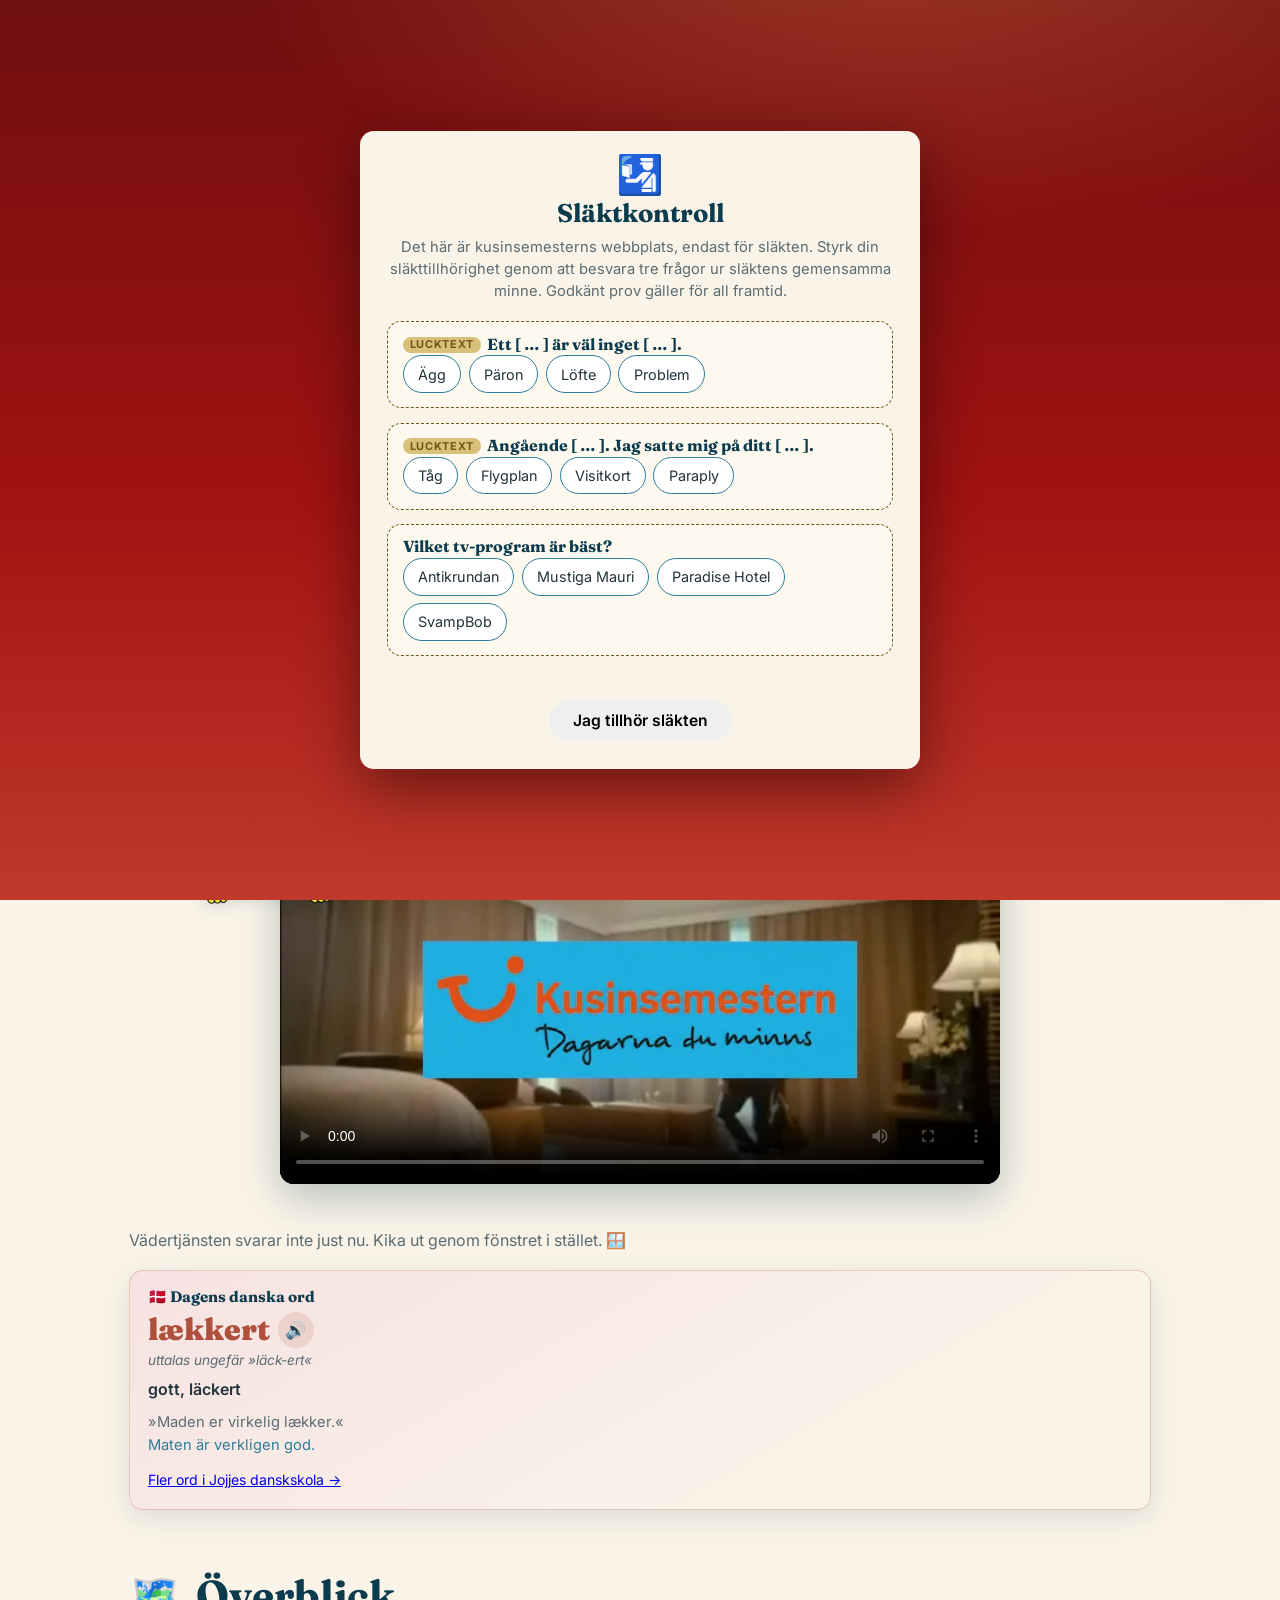
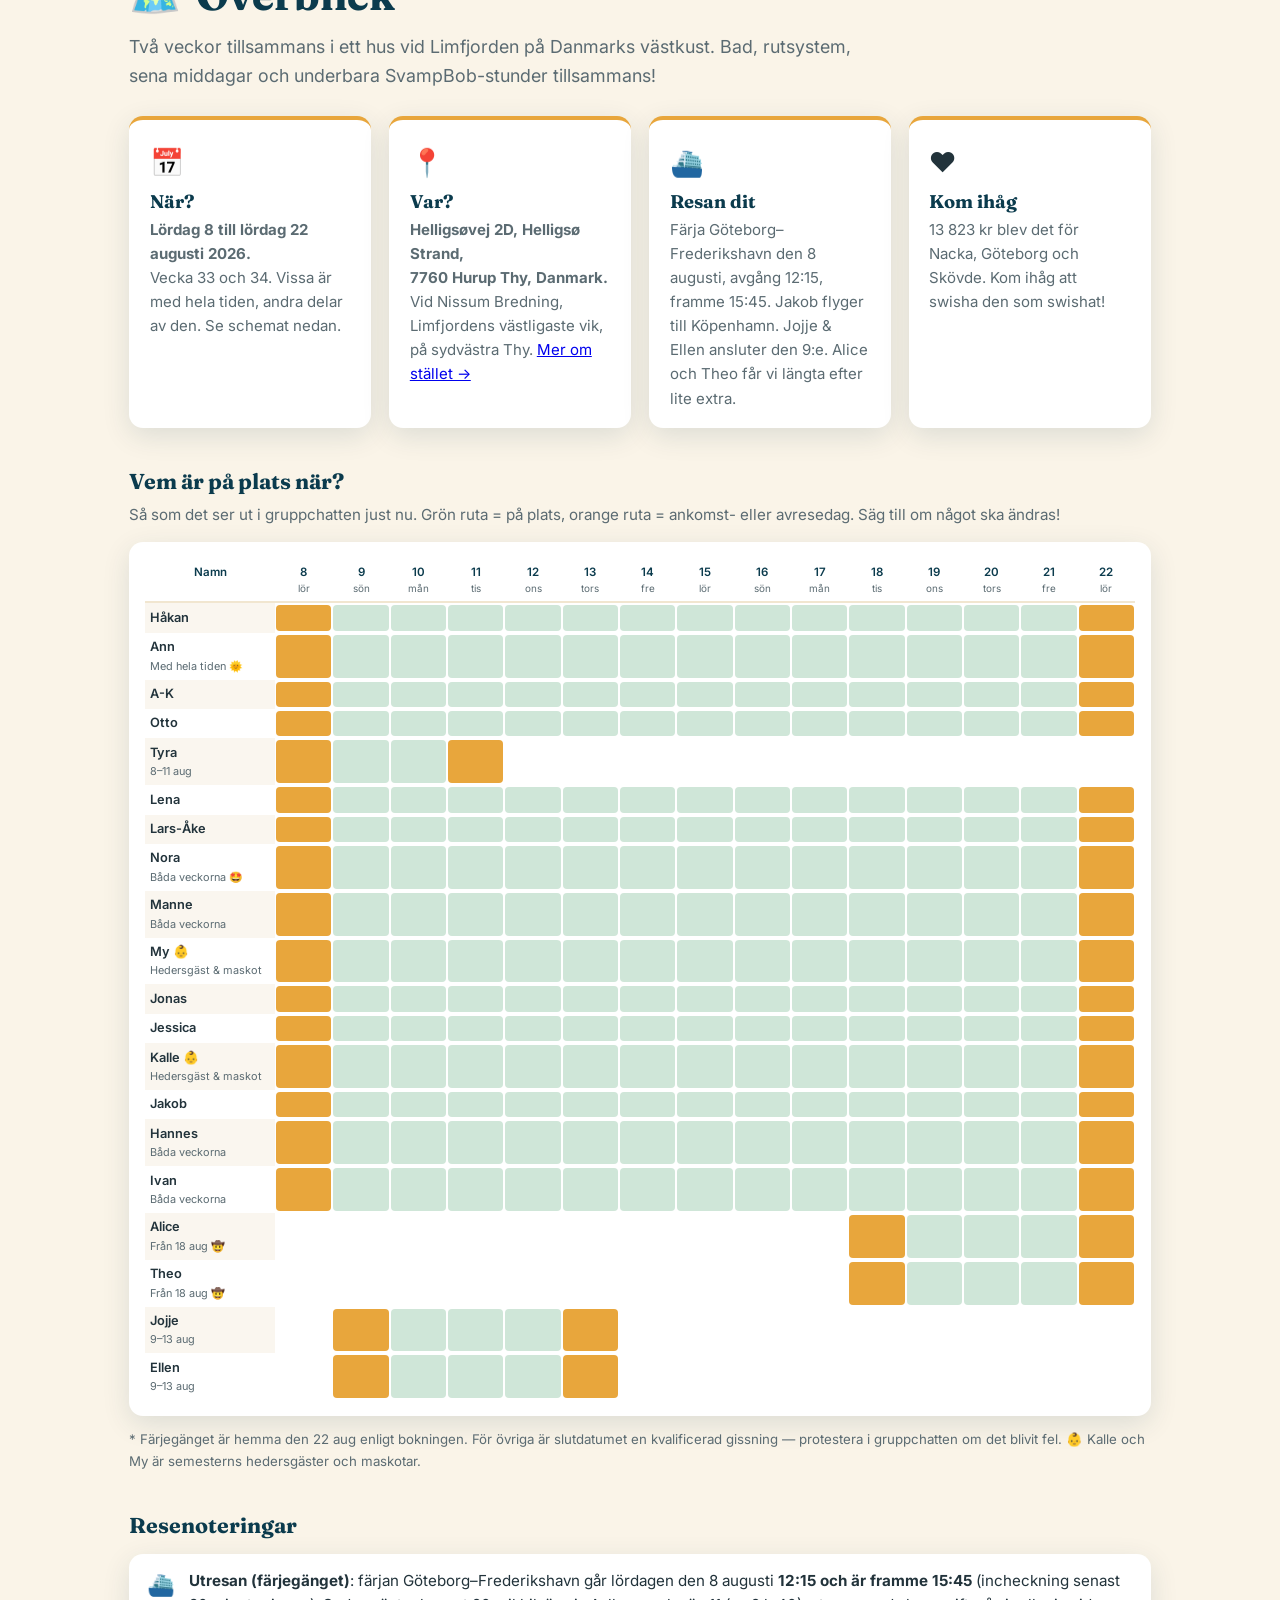
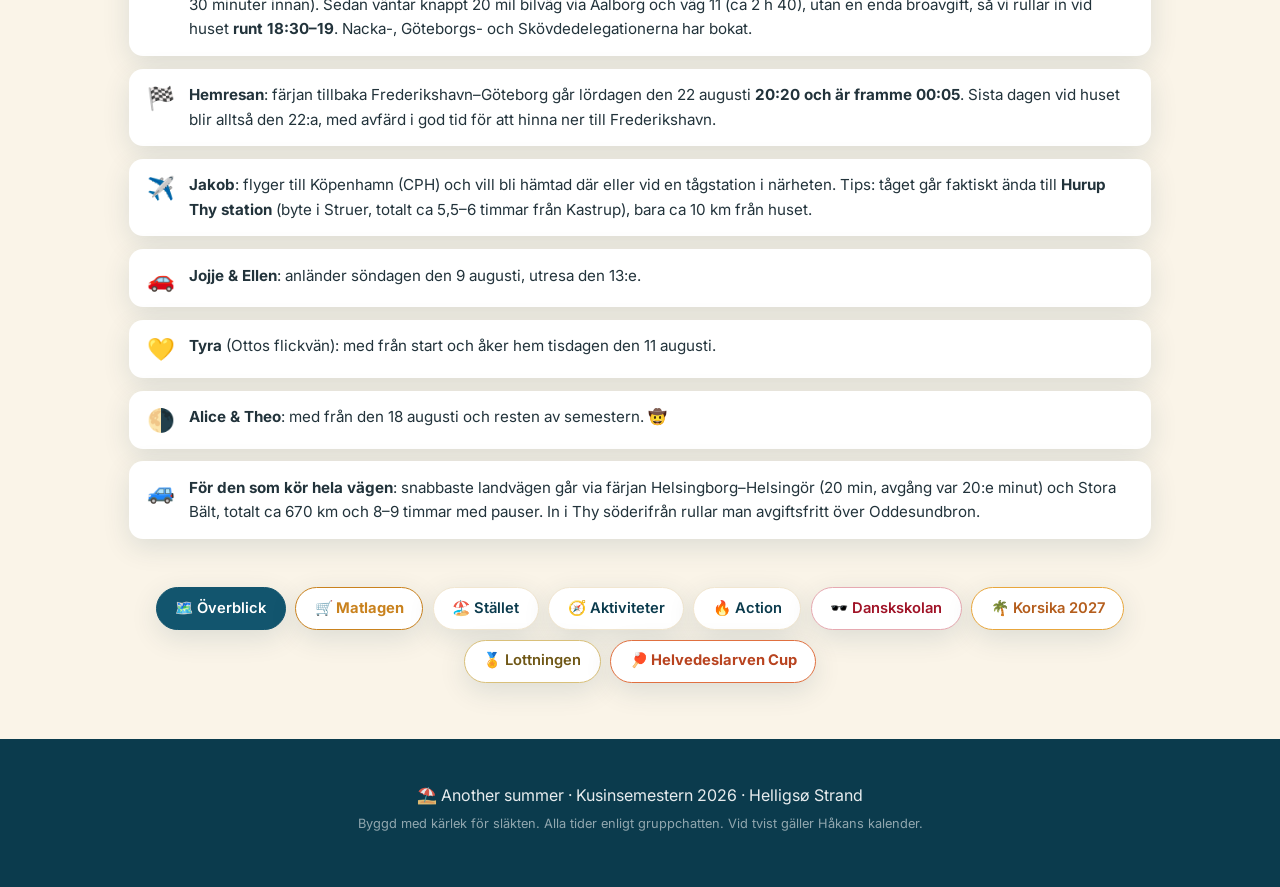
<file: index.html>
<!DOCTYPE html>
<html lang="sv">
<head>
  <meta charset="UTF-8">
  <meta name="viewport" content="width=device-width, initial-scale=1.0">
  <title>Kusinsemestern 2026 · Helligsø Strand</title>
  <meta name="description" content="Kusinsemestern 2026 i Helligsø Strand, Danmark: överblick, info om stället, actionaktiviteter och den högtidliga lottningen av matlag.">
  <link rel="icon" href="data:image/svg+xml,<svg xmlns=%22http://www.w3.org/2000/svg%22 viewBox=%220 0 100 100%22><text y=%22.9em%22 font-size=%2290%22>⛱️</text></svg>">
  <link rel="preconnect" href="https://fonts.googleapis.com">
  <link rel="preconnect" href="https://fonts.gstatic.com" crossorigin>
  <link href="https://fonts.googleapis.com/css2?family=Fraunces:opsz,wght@9..144,400;9..144,600;9..144,700;9..144,900&family=Inter:wght@400;500;600;700&display=swap" rel="stylesheet">
  <link rel="manifest" href="manifest.webmanifest">
  <meta name="theme-color" content="#0b3b4d">
  <link rel="apple-touch-icon" href="img/app/apple-touch-icon.png">
  <meta name="apple-mobile-web-app-capable" content="yes">
  <meta name="mobile-web-app-capable" content="yes">
  <meta name="apple-mobile-web-app-title" content="Kusinsemestern">
  <meta name="apple-mobile-web-app-status-bar-style" content="black-translucent">
  <link rel="stylesheet" href="style.css">
</head>
<body>

  <nav class="topnav">
    <a class="brand" href="index.html">⛱️ Kusinsemestern <span>2026</span></a>
    <div class="navlinks">
      <a href="index.html" aria-current="page">Överblick</a>
      <a href="matlagen.html" class="nav-mat">Matlagen</a>
      <a href="stallet.html">Stället</a>
      <a href="aktiviteter.html">Aktiviteter</a>
      <a href="action.html">Action</a>
      <a href="danskskolan.html">Danskskolan</a>
      <a href="korsika.html">Korsika</a>
      <a href="lottningen.html" class="nav-lott">Lottningen</a>
      <a href="cupen.html" class="nav-cup">Cupen</a>
    </div>
  </nav>

  <header class="hero" id="top">
    <p class="hero-kicker">Another summer&nbsp;⛱️ &nbsp;·&nbsp; Another summah&nbsp;🌞 &nbsp;·&nbsp; Anadasama!&nbsp;🤸🥳</p>
    <h1>Kusinsemestern<br><span class="year">2026</span></h1>
    <p class="hero-sub">Helligsø Strand · Thy · Danmark 🇩🇰</p>
    <p class="hero-dates">8–22 augusti</p>
    <div class="countdown" id="countdown" role="timer" aria-label="Nedräkning till avresan"></div>
    <div class="hero-scroll"><a href="#oversikt">Läs mer ↓</a></div>
    <svg class="wave" viewBox="0 0 1440 90" preserveAspectRatio="none" aria-hidden="true">
      <path d="M0,48 C240,88 480,8 720,40 C960,72 1200,20 1440,52 L1440,90 L0,90 Z" fill="var(--paper)"></path>
    </svg>
  </header>

  <main>

    <!-- Neutrala namn med flit: klasser och filnamn som innehåller »reklam«
         göms av annonsblockerarnas svenska filterlistor, och då försvinner
         släktens egen film från sidan. -->
    <section class="section filmruta-section">
      <div class="filmruta">
        <video class="filmruta-video" controls preload="metadata" playsinline
          poster="img/kusinfilm-poster.webp" width="640" height="310">
          <source src="kusinfilmen.mp4" type="video/mp4">
          Din webbläsare kan tyvärr inte spela upp videon.
        </video>
      </div>
    </section>

    <!-- Väderdatan kommer från Open-Meteo (CC BY 4.0). Krediteringen står
         i README:n sedan fotnoten under rutan togs bort. -->
    <section class="section topp-section">
      <a class="matlag-banner" id="matlag-banner" href="matlagen.html" hidden></a>
      <a class="matlag-prestationer" id="matlag-prestationer" href="matlagen.html#matlag-schema" hidden>📸 Se tidigare matlags prestationer</a>
      <div class="vader" id="vader" aria-live="polite">
        <p class="vader-laddar">Hämtar vädret …</p>
      </div>
      <div class="dagens-ord" id="dagens-ord"></div>
    </section>

    <section id="oversikt" class="section">
      <h2><span class="section-emoji">🗺️</span> Överblick</h2>
      <p class="lead">Två veckor tillsammans i ett hus vid Limfjorden på Danmarks västkust.
        Bad, brädspel, långa middagar och förhoppningsvis lagom mycket blåst.</p>

      <div class="cards">
        <div class="card">
          <div class="card-emoji">📅</div>
          <h3>När?</h3>
          <p><strong>Lördag 8 till lördag 22 augusti 2026.</strong><br>
          Vecka 33 och 34. Vissa är med hela tiden, andra delar av den. Se schemat nedan.</p>
        </div>
        <div class="card">
          <div class="card-emoji">📍</div>
          <h3>Var?</h3>
          <p><strong>Helligsøvej 2D, Helligsø Strand,<br>7760 Hurup Thy, Danmark.</strong><br>
          Vid Nissum Bredning, Limfjordens västligaste vik, på sydvästra Thy.
          <a href="stallet.html">Mer om stället →</a></p>
        </div>
        <div class="card">
          <div class="card-emoji">⛴️</div>
          <h3>Resan dit</h3>
          <p>Färja Göteborg–Frederikshavn den 8 augusti, <strong>avgång 12:15</strong>, framme 15:45.
          Jakob flyger till Köpenhamn. Jojje &amp; Ellen ansluter den 9:e.</p>
        </div>
        <div class="card">
          <div class="card-emoji">❤️</div>
          <h3>Ur protokollet</h3>
          <p>»Klartecken Nacka ✌️« Och 13 823 kr blev det för Nacka, Göteborg och Skövde.
          Another summer är officiellt i rullning.</p>
        </div>
      </div>

      <h3 class="subheading">Vem är på plats när?</h3>
      <p class="muted">Så som det ser ut i gruppchatten just nu. Grön ruta = på plats,
        orange ruta = ankomst- eller avresedag. Säg till om något ska ändras!</p>
      <div class="chart-wrap" role="region" aria-label="Vem är på plats när?" tabindex="0">
        <div id="narvaro-chart" class="chart" role="table" aria-label="Närvaroschema per person och datum"></div>
      </div>
      <p class="footnote">* Färjegänget är hemma den 22 aug enligt bokningen. För övriga är slutdatumet
        en kvalificerad gissning — protestera i gruppchatten om det blivit fel.
        👶 Kalle och My är semesterns hedersgäster och maskotar.</p>

      <h3 class="subheading">Resenoteringar</h3>
      <div class="travel-notes">
        <div class="tnote"><span class="tnote-emoji">⛴️</span>
          <div><strong>Utresan (färjegänget)</strong>: färjan Göteborg–Frederikshavn går lördagen den
          8 augusti <strong>12:15 och är framme 15:45</strong> (incheckning senast 30 minuter innan).
          Sedan väntar knappt 20 mil bilväg via Aalborg och väg 11 (ca 2 h 40), utan en enda broavgift,
          så vi rullar in vid huset <strong>runt 18:30–19</strong>. Nacka-, Göteborgs- och
          Skövdedelegationerna har bokat.</div></div>
        <div class="tnote"><span class="tnote-emoji">🏁</span>
          <div><strong>Hemresan</strong>: färjan tillbaka Frederikshavn–Göteborg går lördagen den
          22 augusti <strong>20:20 och är framme 00:05</strong>. Sista dagen vid huset blir alltså den
          22:a, med avfärd i god tid för att hinna ner till Frederikshavn.</div></div>
        <div class="tnote"><span class="tnote-emoji">✈️</span>
          <div><strong>Jakob</strong>: flyger till Köpenhamn (CPH) och vill bli hämtad där eller vid en
          tågstation i närheten. Tips: tåget går faktiskt ända till <strong>Hurup Thy station</strong>
          (byte i Struer, totalt ca 5,5–6 timmar från Kastrup), bara ca 10&nbsp;km från huset.</div></div>
        <div class="tnote"><span class="tnote-emoji">🚗</span>
          <div><strong>Jojje &amp; Ellen</strong>: anländer söndagen den 9 augusti, utresa den 13:e.</div></div>
        <div class="tnote"><span class="tnote-emoji">💛</span>
          <div><strong>Tyra</strong> (Ottos flickvän): med från start och åker hem tisdagen
          den 11 augusti.</div></div>
        <div class="tnote"><span class="tnote-emoji">🌗</span>
          <div><strong>Alice &amp; Theo</strong>: med från den 18 augusti och resten av
          semestern. 🤠</div></div>
        <div class="tnote"><span class="tnote-emoji">🚙</span>
          <div><strong>För den som kör hela vägen</strong>: snabbaste landvägen går via färjan
          Helsingborg–Helsingör (20 min, avgång var 20:e minut) och Stora Bält, totalt ca 670 km och 8–9
          timmar med pauser. In i Thy söderifrån rullar man avgiftsfritt över Oddesundbron.</div></div>
      </div>

      <nav class="section-nav" aria-label="Alla sidor">
        <a href="index.html" aria-current="page">🗺️ Överblick</a>
        <a href="matlagen.html" class="sn-mat">🛒 Matlagen</a>
        <a href="stallet.html">🏖️ Stället</a>
        <a href="aktiviteter.html">🧭 Aktiviteter</a>
        <a href="action.html">🔥 Action</a>
        <a href="danskskolan.html" class="sn-dansk">🕶️ Danskskolan</a>
        <a href="korsika.html" class="sn-sun">🌴 Korsika 2027</a>
        <a href="lottningen.html" class="sn-gold">🏅 Lottningen</a>
        <a href="cupen.html" class="sn-cup">🏓 Helvedeslarven Cup</a>
      </nav>
    </section>

  </main>

  <footer class="footer">
    <p>⛱️ Another summer · Kusinsemestern 2026 · Helligsø Strand</p>
    <p class="footer-small">Byggd med kärlek för släkten. Alla tider enligt gruppchatten. Vid tvist gäller Håkans kalender.</p>
  </footer>

  <script src="app.js"></script>
</body>
</html>
</file>
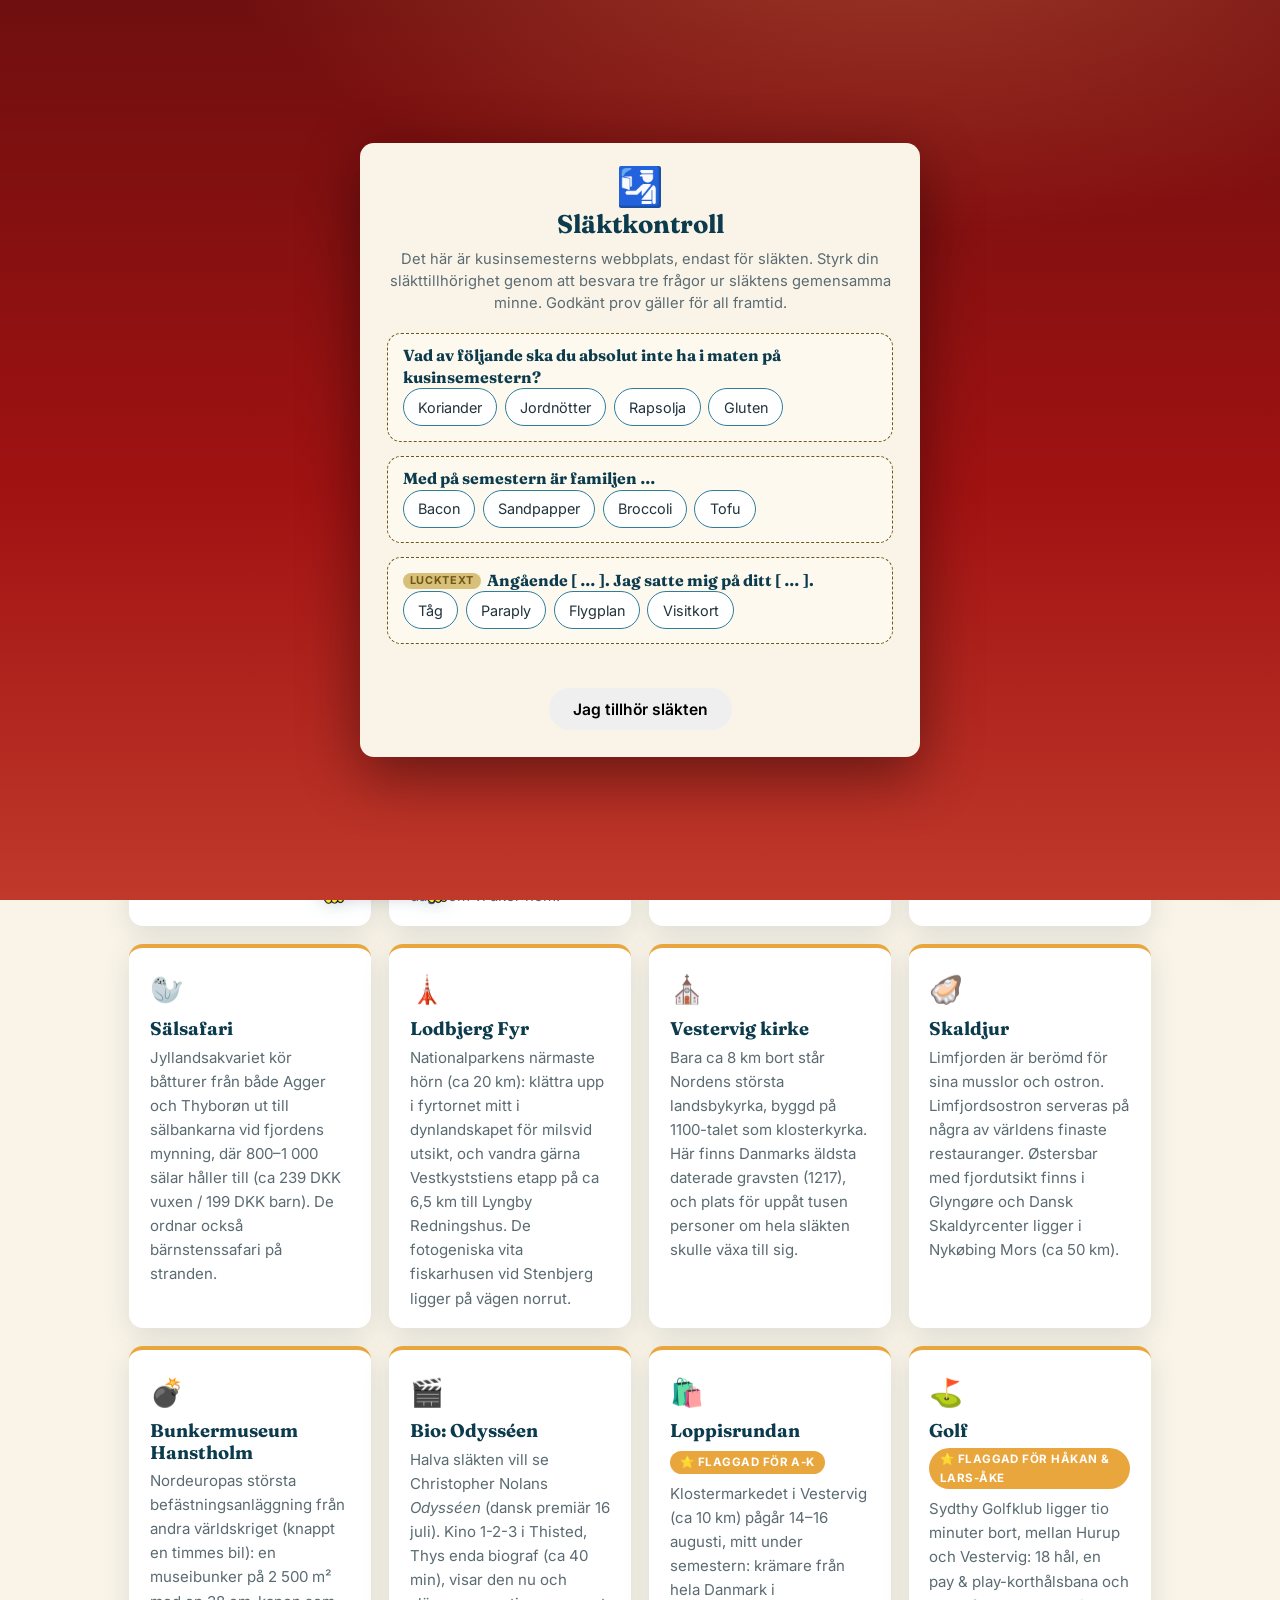
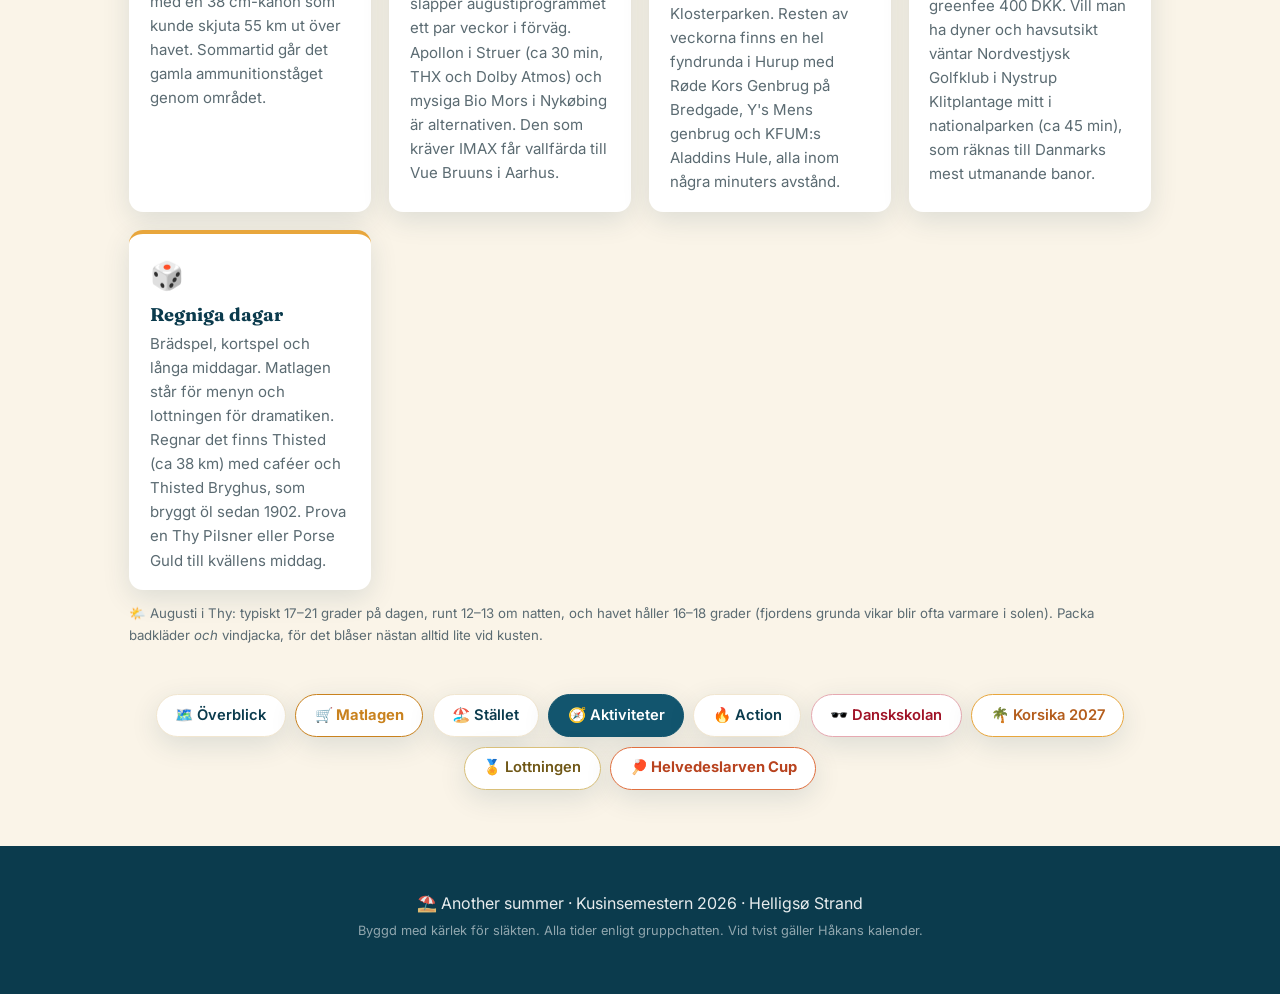
<file: aktiviteter.html>
<!DOCTYPE html>
<html lang="sv">
<head>
  <meta charset="UTF-8">
  <meta name="viewport" content="width=device-width, initial-scale=1.0">
  <title>Utflykter &amp; aktiviteter · Kusinsemestern 2026</title>
  <meta name="description" content="Utflykter och aktiviteter i Thy: bad, Nationalpark Thy, Cold Hawaii, Thyborøn, sälsafari, Vestervig kirke, bio, loppisar, golf och mer.">
  <link rel="icon" href="data:image/svg+xml,<svg xmlns=%22http://www.w3.org/2000/svg%22 viewBox=%220 0 100 100%22><text y=%22.9em%22 font-size=%2290%22>⛱️</text></svg>">
  <link rel="preconnect" href="https://fonts.googleapis.com">
  <link rel="preconnect" href="https://fonts.gstatic.com" crossorigin>
  <link href="https://fonts.googleapis.com/css2?family=Fraunces:opsz,wght@9..144,400;9..144,600;9..144,700;9..144,900&family=Inter:wght@400;500;600;700&display=swap" rel="stylesheet">
  <link rel="manifest" href="manifest.webmanifest">
  <meta name="theme-color" content="#0b3b4d">
  <link rel="apple-touch-icon" href="img/app/apple-touch-icon.png">
  <meta name="apple-mobile-web-app-capable" content="yes">
  <meta name="mobile-web-app-capable" content="yes">
  <meta name="apple-mobile-web-app-title" content="Kusinsemestern">
  <meta name="apple-mobile-web-app-status-bar-style" content="black-translucent">
  <link rel="stylesheet" href="style.css">
</head>
<body>

  <nav class="topnav">
    <a class="brand" href="index.html">⛱️ Kusinsemestern <span>2026</span></a>
    <div class="navlinks">
      <a href="index.html">Överblick</a>
      <a href="matlagen.html" class="nav-mat">Matlagen</a>
      <a href="stallet.html">Stället</a>
      <a href="aktiviteter.html" aria-current="page">Aktiviteter</a>
      <a href="action.html">Action</a>
      <a href="danskskolan.html">Danskskolan</a>
      <a href="korsika.html">Korsika</a>
      <a href="lottningen.html" class="nav-lott">Lottningen</a>
      <a href="cupen.html" class="nav-cup">Cupen</a>
    </div>
  </nav>

  <header class="page-header">
    <h1><span class="ph-emoji">🧭</span> Utflykter &amp; aktiviteter</h1>
    <p class="ph-sub">Bad, natur, museer och skaldjur i Thy</p>
    <svg class="wave" viewBox="0 0 1440 90" preserveAspectRatio="none" aria-hidden="true">
      <path d="M0,48 C240,88 480,8 720,40 C960,72 1200,20 1440,52 L1440,90 L0,90 Z" fill="var(--paper)"></path>
    </svg>
  </header>

  <main>

    <section class="section">
      <p class="lead">Runt huset finns allt från lugna fjordbad till Nordsjövågor, nationalpark,
        museer och fjordens berömda skaldjur. Vill ni ha mer fart finns dessutom en hel
        <a href="action.html">actionsida</a> med gokart, wakeboard och fallskärmshopp.</p>

      <div class="cards" id="aktiviteter">
        <div class="card"><div class="card-emoji">🏊</div><h3>Bada</h3>
          <p>Morgondopp i fjorden utanför huset: grunt och lugnt, perfekt även för Kalle och My 👶. Eller åk till
          Danmarks första havsbad i Vorupør: en 50×50 meter stor bassäng ute i Nordsjön, skyddad av piren
          och med livräddare på plats sommartid.</p></div>
        <div class="card"><div class="card-emoji">🥾</div><h3>Nationalpark Thy</h3>
          <p>Danmarks första nationalpark: 244 km² dynhedar, klarvattensjöar och 49 markerade vandringsleder
          mellan Agger Tange och Hanstholm. I Vorupør kan barnfamiljer låna en aktivitetsryggsäck med
          naturuppdrag. Parken fyller 18 år den 22 augusti, samma dag som vi åker hem.</p></div>
        <div class="card"><div class="card-emoji">🏄</div><h3>Cold Hawaii</h3>
          <p>Ett trettiotal surfspots mellan Agger och Vigsø gör kusten till ett av Nordeuropas bästa
          surfområden. Surfskolorna i Klitmøller (ca 50 km) och Vorupør (ca 35 km) kör nybörjarpass på
          2 timmar med max 5 elever per instruktör, och det finns barnkurser från 6 år.</p></div>
        <div class="card"><div class="card-emoji">⛴️</div><h3>Thyborøn</h3>
          <p>Ta den lilla bilfärjan från Agger Tange (10–12 minuter): Sneglehuset, ett helt hus klätt i
          snäckor, Jyllandsakvariet med klappbassänger där man får röra vid en haj, och Sea War Museum om
          Skagerrakslaget 1916 med en granitsten i klitterna för varje sänkt fartyg.</p></div>
        <div class="card"><div class="card-emoji">🦭</div><h3>Sälsafari</h3>
          <p>Jyllandsakvariet kör båtturer från både Agger och Thyborøn ut till sälbankarna vid fjordens
          mynning, där 800–1 000 sälar håller till (ca 239 DKK vuxen / 199 DKK barn). De ordnar också
          bärnstenssafari på stranden.</p></div>
        <div class="card"><div class="card-emoji">🗼</div><h3>Lodbjerg Fyr</h3>
          <p>Nationalparkens närmaste hörn (ca 20 km): klättra upp i fyrtornet mitt i dynlandskapet för
          milsvid utsikt, och vandra gärna Vestkyststiens etapp på ca 6,5 km till Lyngby Redningshus.
          De fotogeniska vita fiskarhusen vid Stenbjerg ligger på vägen norrut.</p></div>
        <div class="card"><div class="card-emoji">⛪</div><h3>Vestervig kirke</h3>
          <p>Bara ca 8 km bort står Nordens största landsbykyrka, byggd på 1100-talet som klosterkyrka.
          Här finns Danmarks äldsta daterade gravsten (1217), och plats för uppåt tusen personer
          om hela släkten skulle växa till sig.</p></div>
        <div class="card"><div class="card-emoji">🦪</div><h3>Skaldjur</h3>
          <p>Limfjorden är berömd för sina musslor och ostron. Limfjordsostron serveras på några av
          världens finaste restauranger. Østersbar med fjordutsikt finns i Glyngøre och Dansk
          Skaldyrcenter ligger i Nykøbing Mors (ca 50 km).</p></div>
        <div class="card"><div class="card-emoji">💣</div><h3>Bunkermuseum Hanstholm</h3>
          <p>Nordeuropas största befästningsanläggning från andra världskriget (knappt en timmes bil):
          en museibunker på 2 500 m² med en 38 cm-kanon som kunde skjuta 55 km ut över havet. Sommartid
          går det gamla ammunitionståget genom området.</p></div>
        <div class="card"><div class="card-emoji">🎬</div><h3>Bio: Odysséen</h3>
          <p>Halva släkten vill se Christopher Nolans <em>Odysséen</em> (dansk premiär 16 juli).
          Kino 1-2-3 i Thisted, Thys enda biograf (ca 40 min), visar den nu och släpper
          augustiprogrammet ett par veckor i förväg. Apollon i Struer (ca 30 min, THX och
          Dolby Atmos) och mysiga Bio Mors i Nykøbing är alternativen. Den som kräver IMAX
          får vallfärda till Vue Bruuns i Aarhus.</p></div>
        <div class="card"><div class="card-emoji">🛍️</div><h3>Loppisrundan</h3>
          <span class="card-tagg">⭐ Flaggad för A-K</span>
          <p>Klostermarkedet i Vestervig (ca 10 km) pågår 14–16 augusti, mitt under semestern:
          krämare från hela Danmark i Klosterparken. Resten av veckorna finns en hel fyndrunda
          i Hurup med Røde Kors Genbrug på Bredgade, Y's Mens genbrug och KFUM:s Aladdins Hule,
          alla inom några minuters avstånd.</p></div>
        <div class="card"><div class="card-emoji">⛳</div><h3>Golf</h3>
          <span class="card-tagg">⭐ Flaggad för Håkan &amp; Lars-Åke</span>
          <p>Sydthy Golfklub ligger tio minuter bort, mellan Hurup och Vestervig: 18 hål,
          en pay &amp; play-korthålsbana och greenfee 400 DKK. Vill man ha dyner och havsutsikt
          väntar Nordvestjysk Golfklub i Nystrup Klitplantage mitt i nationalparken (ca 45 min),
          som räknas till Danmarks mest utmanande banor.</p></div>
        <div class="card"><div class="card-emoji">🎲</div><h3>Husets disciplin</h3>
          <p>Brädspel, kortspel och långa middagar. Matlagen står för menyn och lottningen för
          dramatiken. Regnar det finns Thisted (ca 38 km) med caféer och Thisted Bryghus, som bryggt öl
          sedan 1902. Prova en Thy Pilsner eller Porse Guld till kvällens middag.</p></div>
      </div>

      <p class="footnote">🌤️ Augusti i Thy: typiskt 17–21 grader på dagen, runt 12–13 om natten, och havet
        håller 16–18 grader (fjordens grunda vikar blir ofta varmare i solen). Packa badkläder <em>och</em>
        vindjacka, för det blåser nästan alltid lite vid kusten.</p>

      <nav class="section-nav" aria-label="Alla sidor">
        <a href="index.html">🗺️ Överblick</a>
        <a href="matlagen.html" class="sn-mat">🛒 Matlagen</a>
        <a href="stallet.html">🏖️ Stället</a>
        <a href="aktiviteter.html" aria-current="page">🧭 Aktiviteter</a>
        <a href="action.html">🔥 Action</a>
        <a href="danskskolan.html" class="sn-dansk">🕶️ Danskskolan</a>
        <a href="korsika.html" class="sn-sun">🌴 Korsika 2027</a>
        <a href="lottningen.html" class="sn-gold">🏅 Lottningen</a>
        <a href="cupen.html" class="sn-cup">🏓 Helvedeslarven Cup</a>
      </nav>
    </section>

  </main>

  <footer class="footer">
    <p>⛱️ Another summer · Kusinsemestern 2026 · Helligsø Strand</p>
    <p class="footer-small">Byggd med kärlek för släkten. Alla tider enligt gruppchatten. Vid tvist gäller Håkans kalender.</p>
  </footer>

  <script src="app.js"></script>
</body>
</html>
</file>
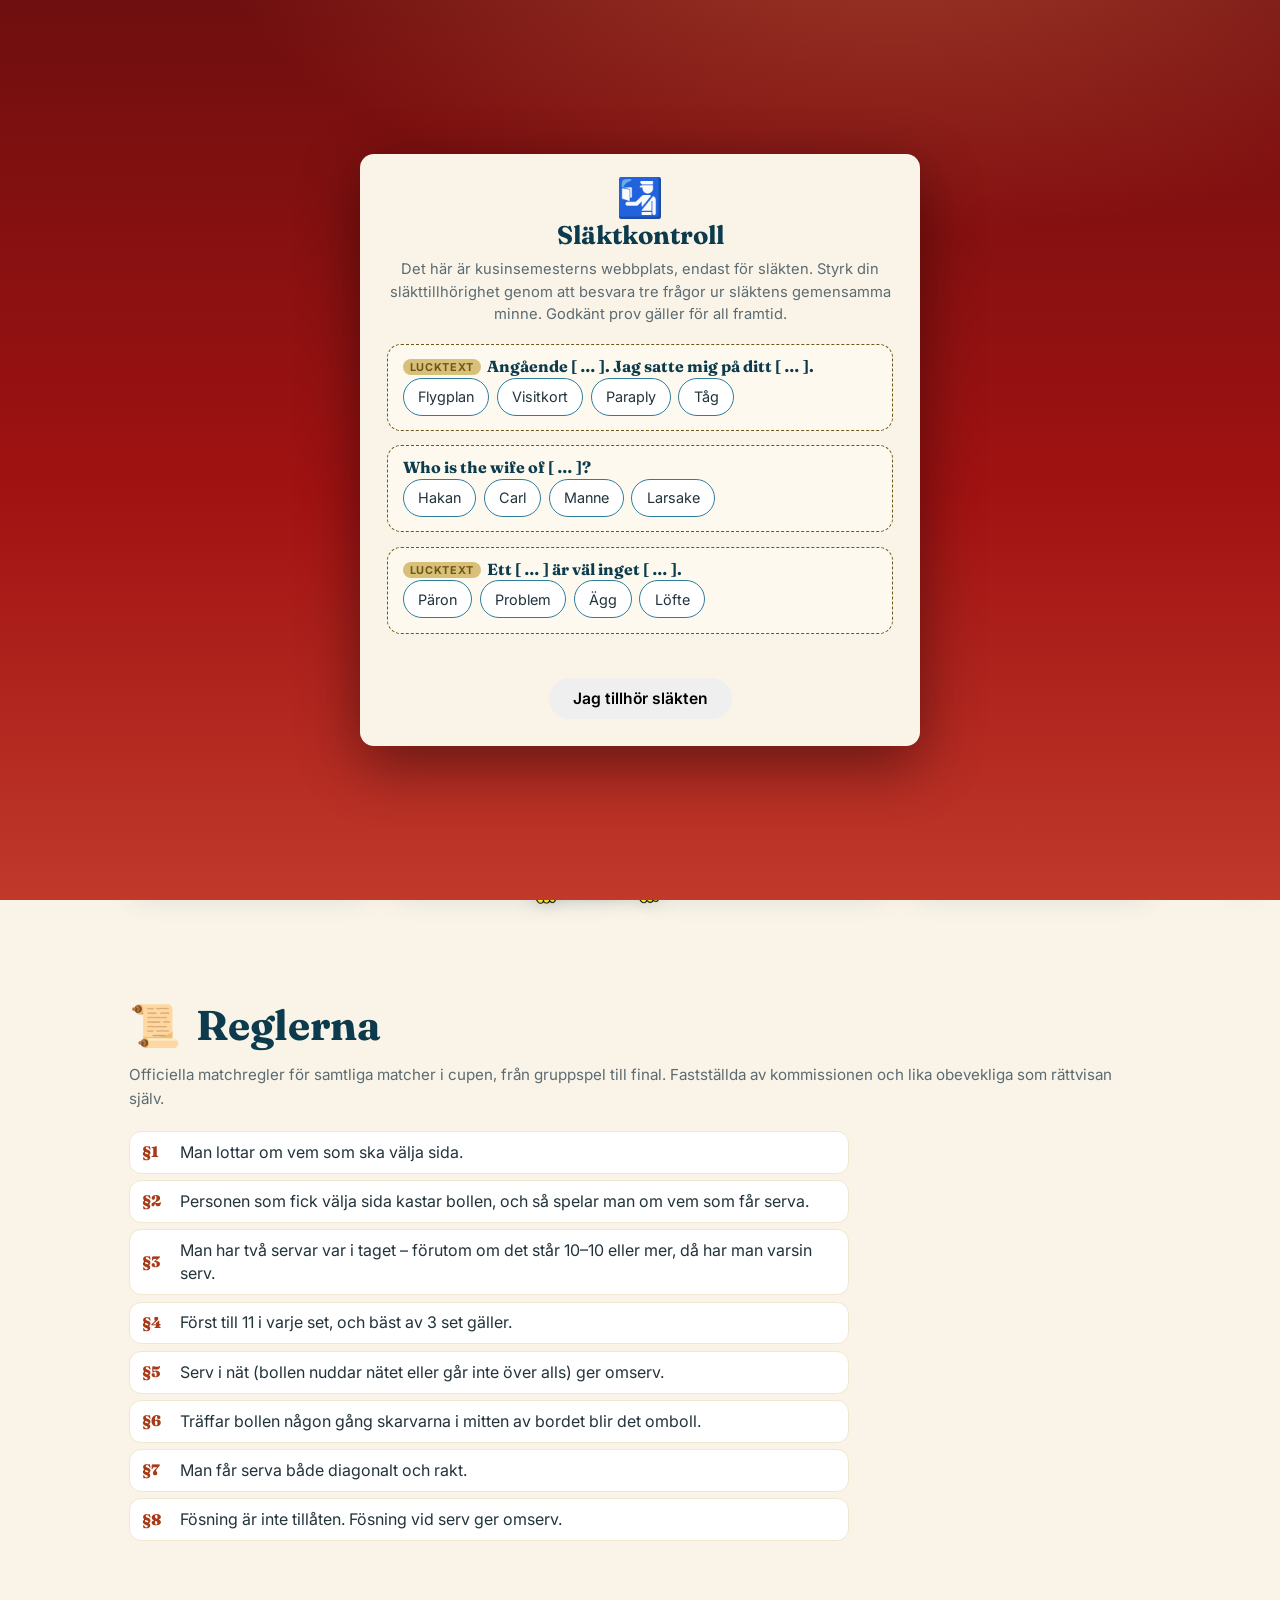
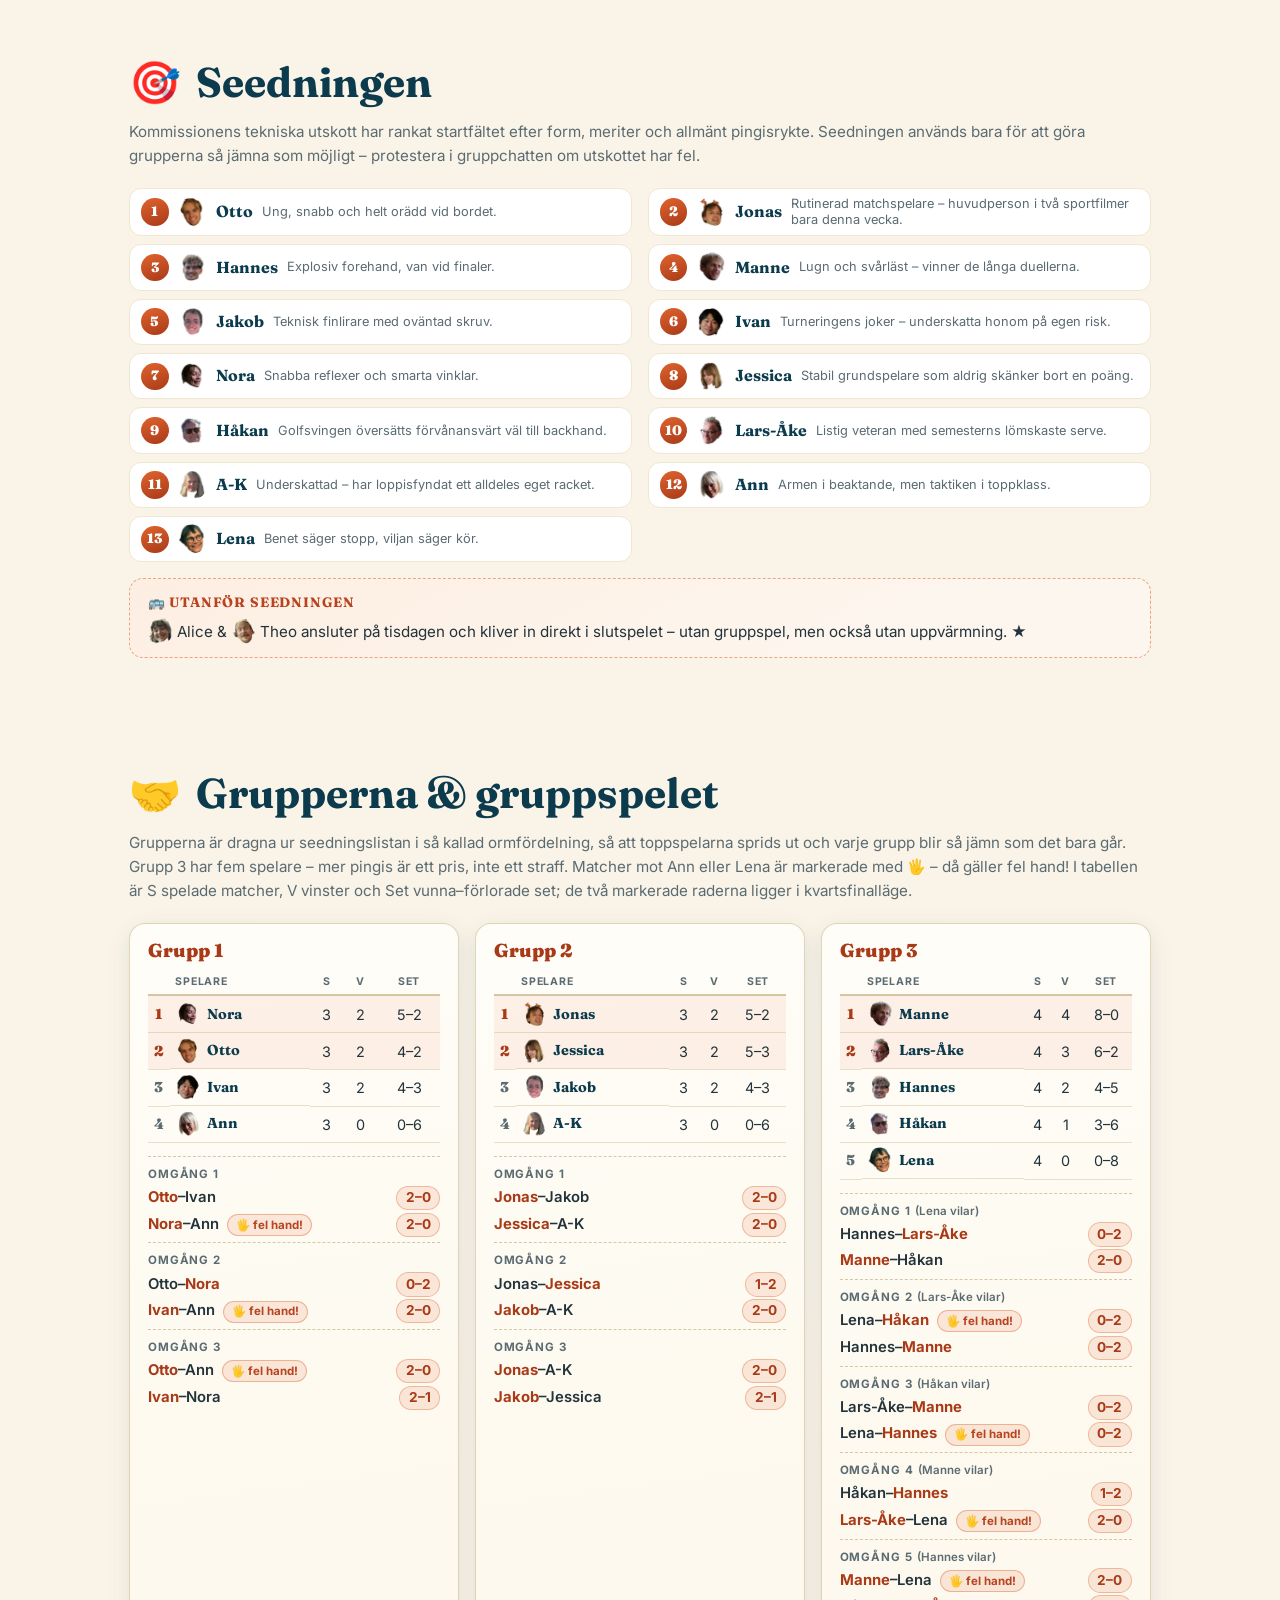
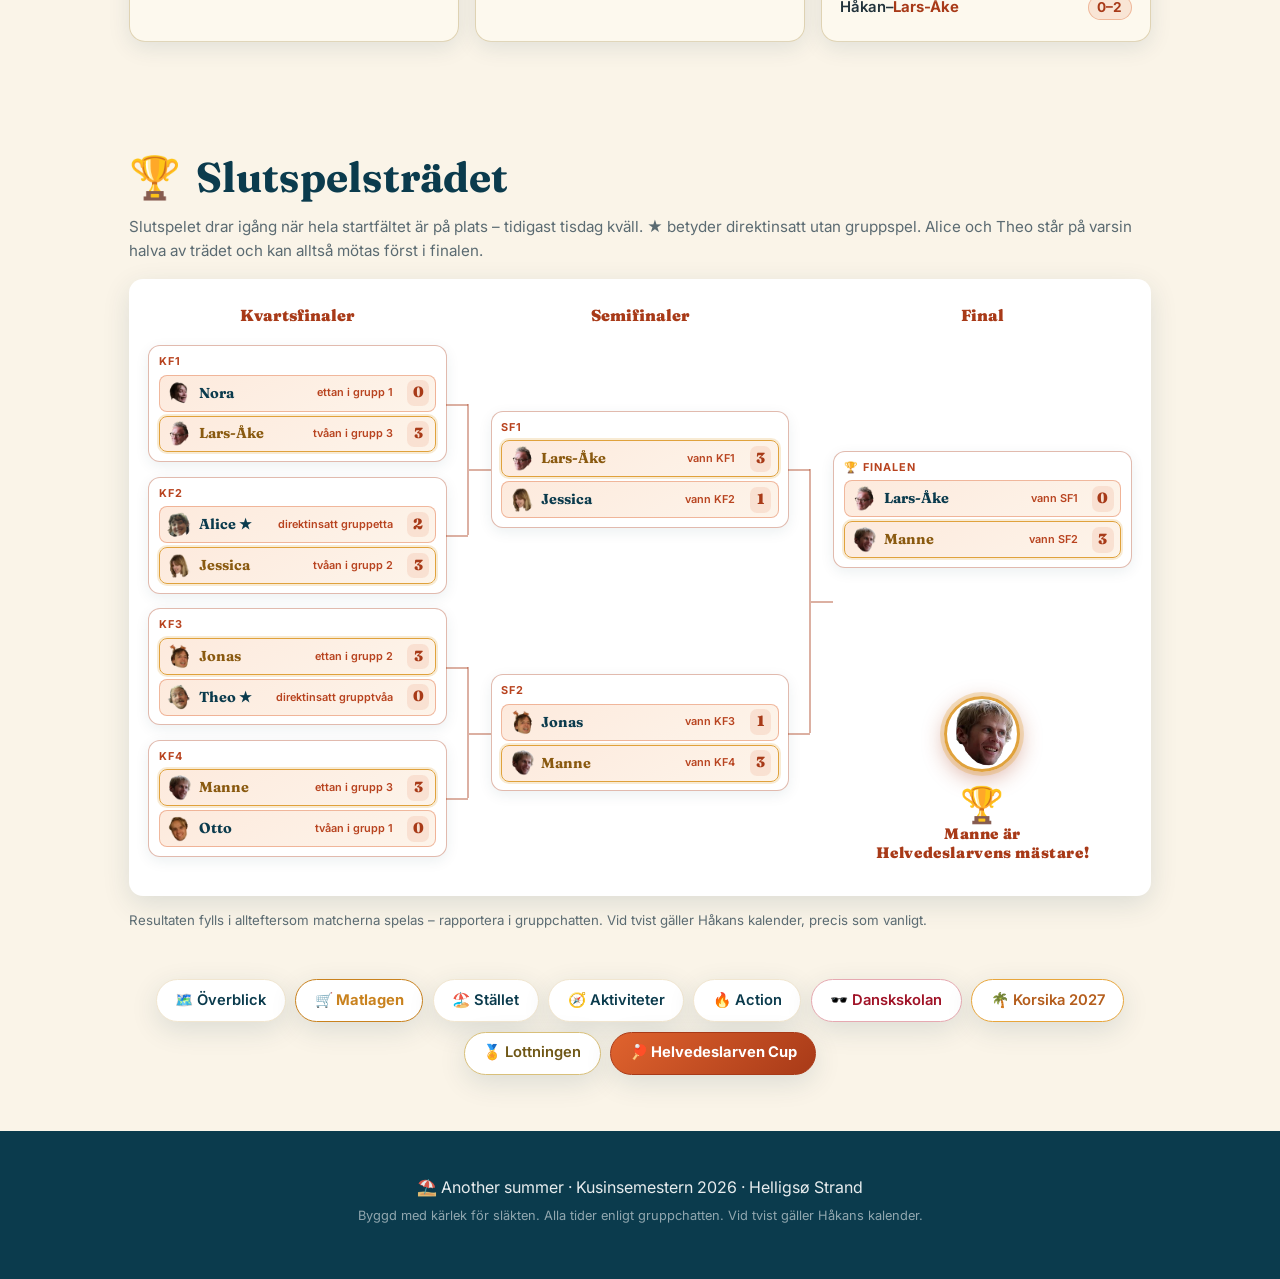
<file: cupen.html>
<!DOCTYPE html>
<html lang="sv">
<head>
  <meta charset="UTF-8">
  <meta name="viewport" content="width=device-width, initial-scale=1.0">
  <title>Helvedeslarven Cup · Kusinsemestern</title>
  <meta name="description" content="Helvedeslarven Cup: kusinsemesterns stora pingisturnering 2026. Seedning, gruppspel och slutspelsträd – med särskilda handikappregler.">
  <link rel="icon" href="data:image/svg+xml,<svg xmlns=%22http://www.w3.org/2000/svg%22 viewBox=%220 0 100 100%22><text y=%22.9em%22 font-size=%2290%22>🏓</text></svg>">
  <link rel="preconnect" href="https://fonts.googleapis.com">
  <link rel="preconnect" href="https://fonts.gstatic.com" crossorigin>
  <link href="https://fonts.googleapis.com/css2?family=Fraunces:opsz,wght@9..144,400;9..144,600;9..144,700;9..144,900&family=Inter:wght@400;500;600;700&display=swap" rel="stylesheet">
  <link rel="manifest" href="manifest.webmanifest">
  <meta name="theme-color" content="#0b3b4d">
  <link rel="apple-touch-icon" href="img/app/apple-touch-icon.png">
  <meta name="apple-mobile-web-app-capable" content="yes">
  <meta name="mobile-web-app-capable" content="yes">
  <meta name="apple-mobile-web-app-title" content="Kusinsemestern">
  <meta name="apple-mobile-web-app-status-bar-style" content="black-translucent">
  <link rel="stylesheet" href="style.css">
</head>
<body>

  <nav class="topnav">
    <a class="brand" href="index.html">⛱️ Kusinsemestern <span>2026</span></a>
    <div class="navlinks">
      <a href="index.html">Överblick</a>
      <a href="matlagen.html" class="nav-mat">Matlagen</a>
      <a href="stallet.html">Stället</a>
      <a href="aktiviteter.html">Aktiviteter</a>
      <a href="action.html">Action</a>
      <a href="danskskolan.html">Danskskolan</a>
      <a href="korsika.html">Korsika</a>
      <a href="lottningen.html" class="nav-lott">Lottningen</a>
      <a href="cupen.html" class="nav-cup" aria-current="page">Cupen</a>
    </div>
  </nav>

  <header class="page-header cup-header">
    <!-- Loopande pokalfilm som fond (nedskalad, ljudlös kopia av
         cupen_video.mp4). Stillbilden är poster och reservläge, och
         den som bett om mindre rörelse får bara stillbilden.
         Placeringen ligger inline som livrem: direkt efter en deploy kan
         skalet servera en version gammal css, och då får filmen inte
         rendera som ett jätteelement i sidflödet. -->
    <video class="cup-fond" autoplay muted loop playsinline preload="auto"
      poster="img/cup-omslag.webp" aria-hidden="true" tabindex="-1"
      style="position: absolute; top: 0; left: 0; right: 0; bottom: 0; width: 100%; height: 100%; object-fit: cover; object-position: center 6%; z-index: -2;">
      <source src="cupen-fond.mp4" type="video/mp4">
      <source src="cupen-fond.webm" type="video/webm">
    </video>
    <div class="cup-fond-ton" aria-hidden="true"
      style="position: absolute; top: 0; left: 0; right: 0; bottom: 0; z-index: -1; background: linear-gradient(180deg, rgba(18, 7, 7, 0.68) 0%, rgba(28, 9, 11, 0.38) 48%, rgba(18, 7, 7, 0.14) 100%);"></div>
    <h1><span class="ph-emoji">🏓</span> Helvedeslarven Cup</h1>
    <p class="ph-sub">Kusinsemesterns stora pingisturnering · Helligsø Strand 2026 🐛🔥</p>
    <svg class="wave" viewBox="0 0 1440 90" preserveAspectRatio="none" aria-hidden="true">
      <path d="M0,48 C240,88 480,8 720,40 C960,72 1200,20 1440,52 L1440,90 L0,90 Z" fill="var(--paper)"></path>
    </svg>
  </header>

  <main id="cup-sidan">

    <section class="section">
      <h2><span class="section-emoji">🔥</span> Upplägget</h2>
      <p class="lead">Tretton spelare på plats gör upp i tre gruppspelsgrupper, två sena stjärnor
        kliver in direkt i slutspelet – och i slutet står en enda mästare med semesterns mest
        eftertraktade titel: <strong>Helvedeslarven Cup</strong>.</p>

      <div class="cards">
        <div class="card">
          <div class="card-emoji">🤝</div>
          <h3>Gruppspelet</h3>
          <p>Tre grupper: två med fyra spelare och en med fem. Alla möter alla i sin grupp.
          <strong>Ettan och tvåan</strong> i varje grupp går vidare till kvartsfinal.</p>
        </div>
        <div class="card">
          <div class="card-emoji">🏆</div>
          <h3>Slutspelet</h3>
          <p>Åtta spelare i kvartsfinaler, semifinaler och final. En gruppetta möter alltid
          en grupptvåa <strong>från en annan grupp</strong>, så gruppkompisar kan mötas igen
          tidigast i semifinal.</p>
        </div>
        <div class="card">
          <div class="card-emoji">🚌</div>
          <h3>Sent inträde</h3>
          <p>Alice och Theo ansluter först <strong>på tisdagen</strong> och går därför in direkt
          i slutspelsträdet på olika halvor – Alice som gruppetta och Theo som grupptvåa.</p>
        </div>
        <div class="card">
          <div class="card-emoji">🖐️</div>
          <h3>Handikappreglerna</h3>
          <p>Ann har ont i armen och Lena har ont i benet. Den som möter någon av dem måste
          därför spela med <strong>fel hand</strong>. Skulle Ann och Lena mötas spelar båda
          med fel hand – rättvisan är obeveklig.</p>
        </div>
      </div>
    </section>

    <section class="section">
      <h2><span class="section-emoji">📜</span> Reglerna</h2>
      <p class="muted">Officiella matchregler för samtliga matcher i cupen, från gruppspel
        till final. Fastställda av kommissionen och lika obevekliga som rättvisan själv.</p>
      <ol class="cup-regler">
        <li>Man lottar om vem som ska välja sida.</li>
        <li>Personen som fick välja sida kastar bollen, och så spelar man om vem som
          får serva.</li>
        <li>Man har två servar var i taget – förutom om det står 10–10 eller mer,
          då har man varsin serv.</li>
        <li>Först till 11 i varje set, och bäst av 3 set gäller.</li>
        <li>Serv i nät (bollen nuddar nätet eller går inte över alls) ger omserv.</li>
        <li>Träffar bollen någon gång skarvarna i mitten av bordet blir det omboll.</li>
        <li>Man får serva både diagonalt och rakt.</li>
        <li>Fösning är inte tillåten. Fösning vid serv ger omserv.</li>
      </ol>
    </section>

    <section class="section">
      <h2><span class="section-emoji">🎯</span> Seedningen</h2>
      <p class="muted">Kommissionens tekniska utskott har rankat startfältet efter form, meriter
        och allmänt pingisrykte. Seedningen används bara för att göra grupperna så jämna som
        möjligt – protestera i gruppchatten om utskottet har fel.</p>
      <ol class="cup-seedning" id="cup-seedning"></ol>
      <div class="cup-sena" id="cup-sena"></div>
    </section>

    <section class="section">
      <h2><span class="section-emoji">🤝</span> Grupperna &amp; gruppspelet</h2>
      <p class="muted">Grupperna är dragna ur seedningslistan i så kallad ormfördelning, så att
        toppspelarna sprids ut och varje grupp blir så jämn som det bara går. Grupp 3 har fem
        spelare – mer pingis är ett pris, inte ett straff. Matcher mot Ann eller Lena är
        markerade med 🖐️ – då gäller fel hand! I tabellen är S spelade matcher, V vinster
        och Set vunna–förlorade set; de två markerade raderna ligger i kvartsfinalläge.</p>
      <div class="cup-grupper" id="cup-grupper"></div>
    </section>

    <section class="section">
      <h2><span class="section-emoji">🏆</span> Slutspelsträdet</h2>
      <p class="muted">Slutspelet drar igång när hela startfältet är på plats – tidigast
        tisdag kväll. ★ betyder direktinsatt utan gruppspel. Alice och Theo står på varsin
        halva av trädet och kan alltså mötas först i finalen.</p>
      <div class="chart-wrap" role="region" aria-label="Slutspelsträdet" tabindex="0">
        <div class="cup-trad" id="cup-trad"></div>
      </div>
      <p class="footnote">Resultaten fylls i allteftersom matcherna spelas – rapportera i
        gruppchatten. Vid tvist gäller Håkans kalender, precis som vanligt.</p>

      <nav class="section-nav" aria-label="Alla sidor">
        <a href="index.html">🗺️ Överblick</a>
        <a href="matlagen.html" class="sn-mat">🛒 Matlagen</a>
        <a href="stallet.html">🏖️ Stället</a>
        <a href="aktiviteter.html">🧭 Aktiviteter</a>
        <a href="action.html">🔥 Action</a>
        <a href="danskskolan.html" class="sn-dansk">🕶️ Danskskolan</a>
        <a href="korsika.html" class="sn-sun">🌴 Korsika 2027</a>
        <a href="lottningen.html" class="sn-gold">🏅 Lottningen</a>
        <a href="cupen.html" class="sn-cup" aria-current="page">🏓 Helvedeslarven Cup</a>
      </nav>
    </section>

  </main>

  <footer class="footer">
    <p>⛱️ Another summer · Kusinsemestern 2026 · Helligsø Strand</p>
    <p class="footer-small">Byggd med kärlek för släkten. Alla tider enligt gruppchatten. Vid tvist gäller Håkans kalender.</p>
  </footer>

  <script src="app.js"></script>
</body>
</html>
</file>
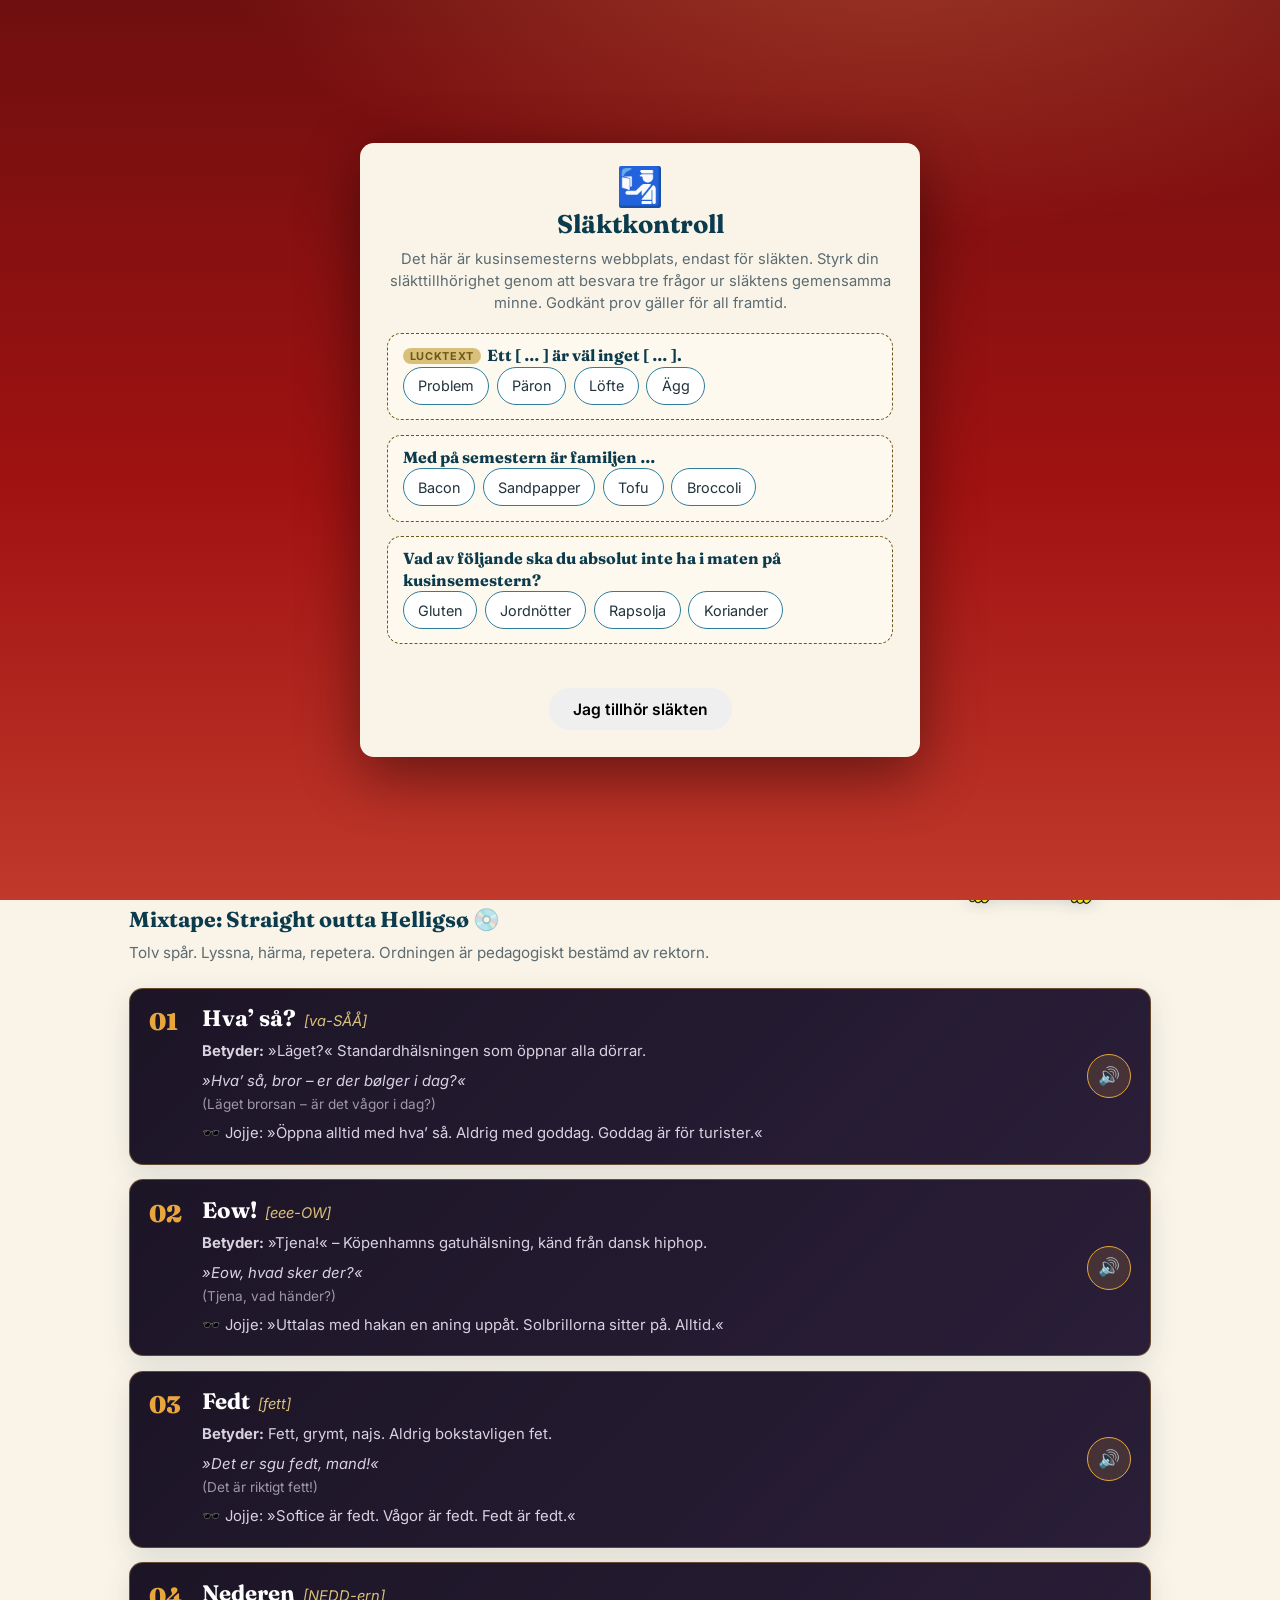
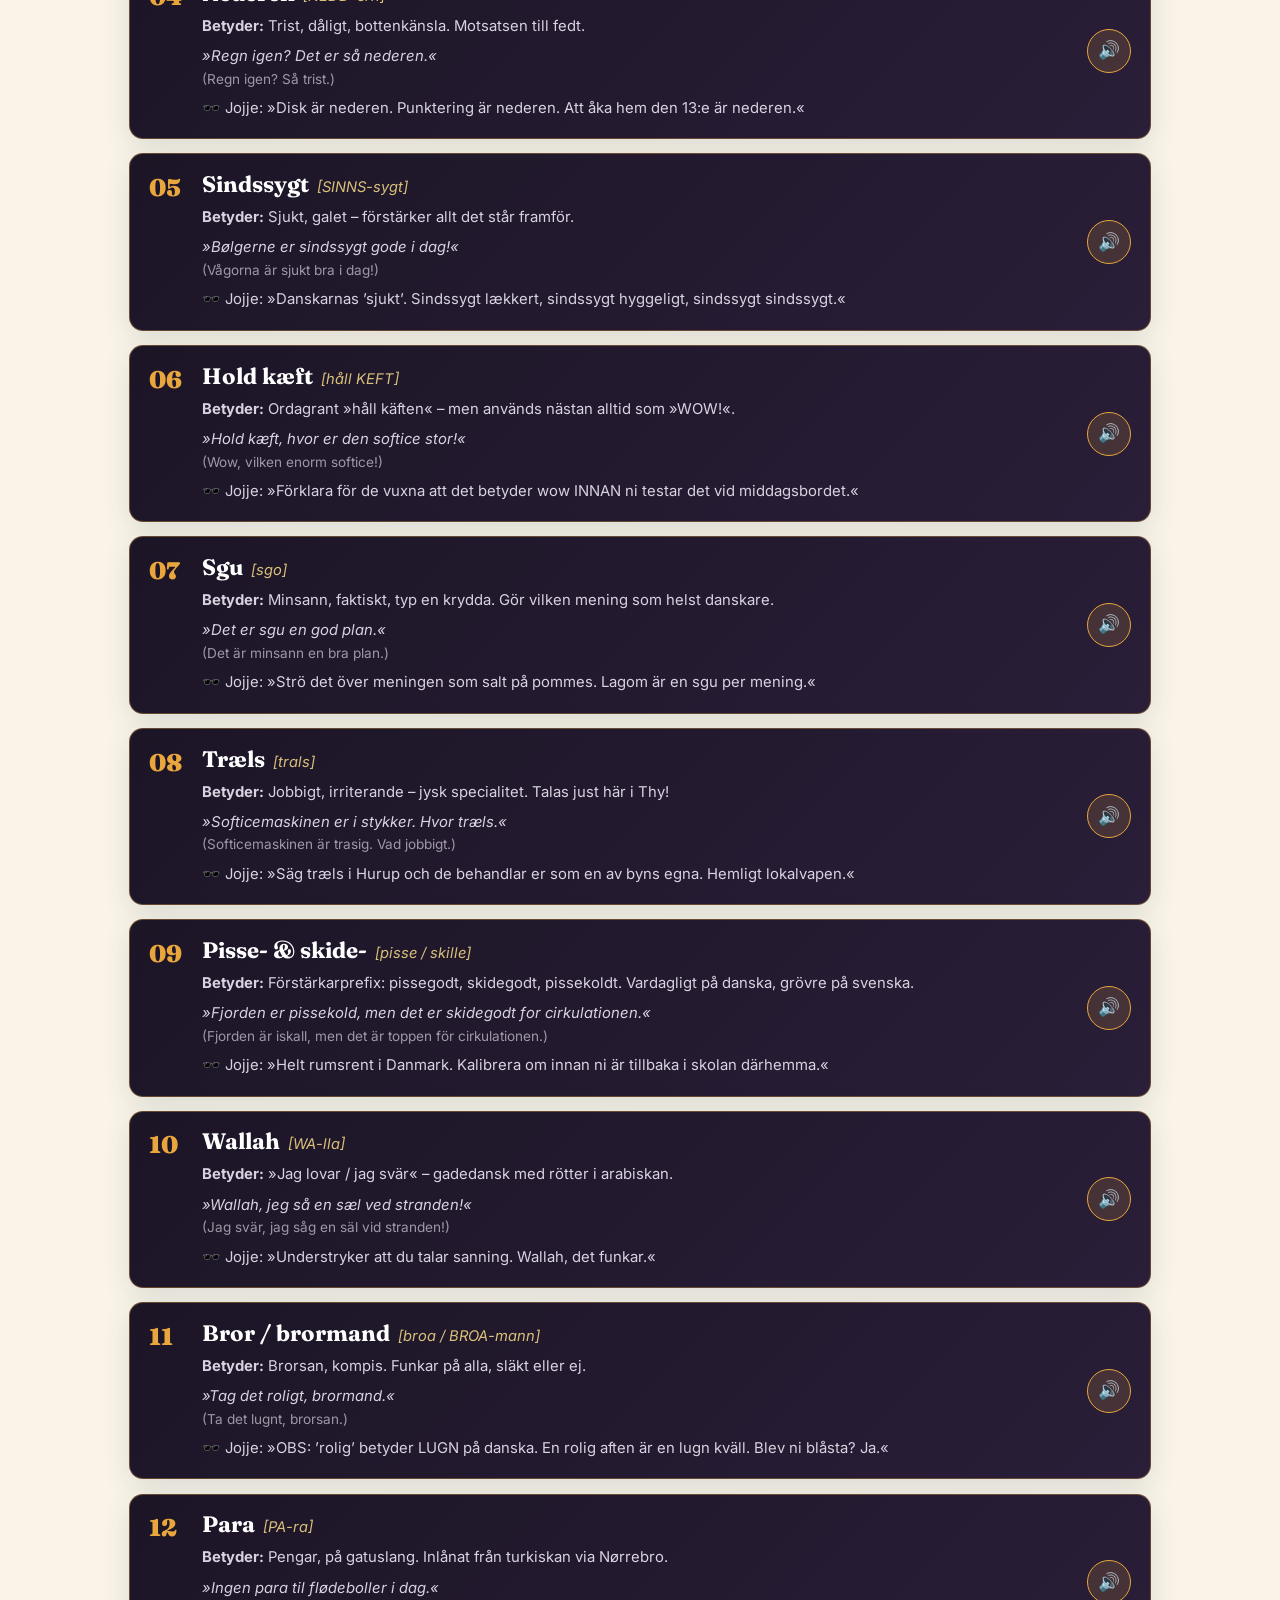
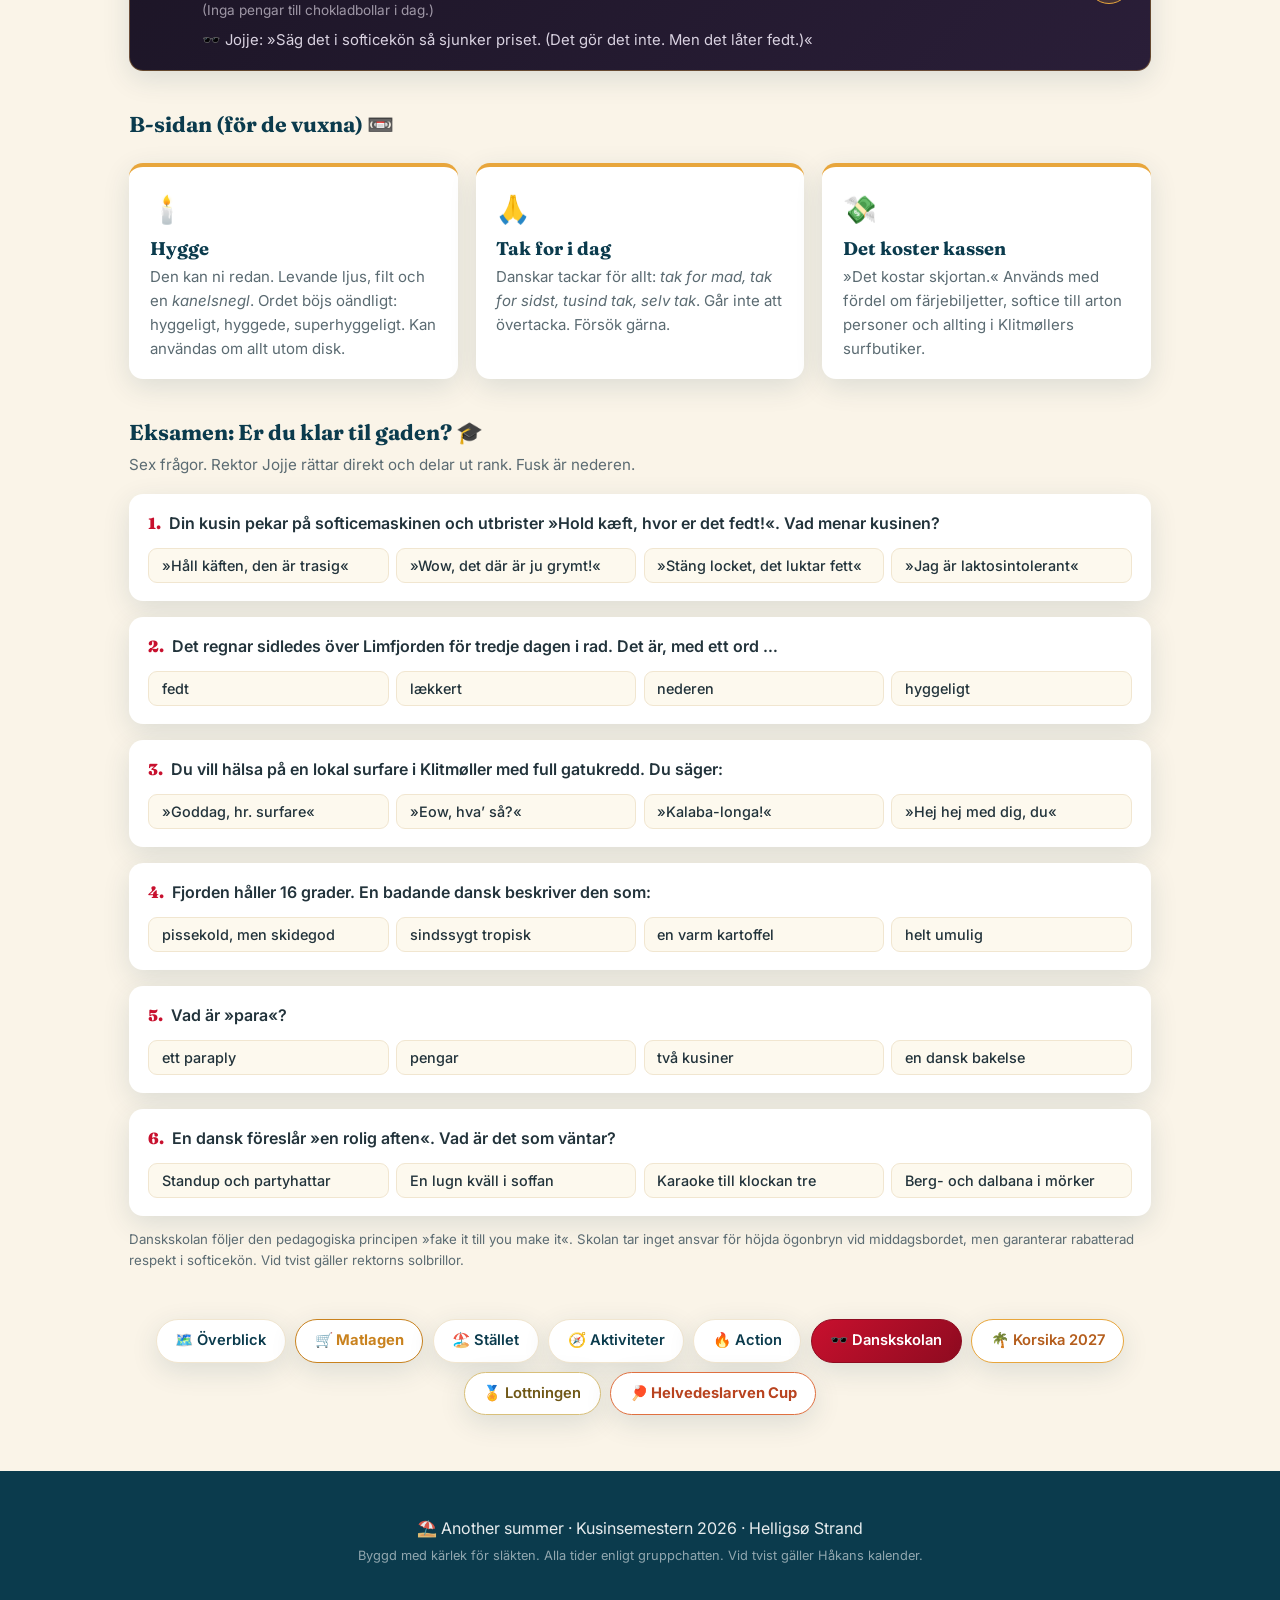
<file: danskskolan.html>
<!DOCTYPE html>
<html lang="sv">
<head>
  <meta charset="UTF-8">
  <meta name="viewport" content="width=device-width, initial-scale=1.0">
  <title>Jojjes danskskola! · Kusinsemestern</title>
  <meta name="description" content="Jojjes danskskola: MC Jojje lär släkten den viktigaste danska slangen inför kusinsemestern – med solbrillor, beat och högtidlig eksamen.">
  <link rel="icon" href="data:image/svg+xml,<svg xmlns=%22http://www.w3.org/2000/svg%22 viewBox=%220 0 100 100%22><text y=%22.9em%22 font-size=%2290%22>🕶️</text></svg>">
  <link rel="preconnect" href="https://fonts.googleapis.com">
  <link rel="preconnect" href="https://fonts.gstatic.com" crossorigin>
  <link href="https://fonts.googleapis.com/css2?family=Fraunces:opsz,wght@9..144,400;9..144,600;9..144,700;9..144,900&family=Inter:wght@400;500;600;700&display=swap" rel="stylesheet">
  <link rel="manifest" href="manifest.webmanifest">
  <meta name="theme-color" content="#0b3b4d">
  <link rel="apple-touch-icon" href="img/app/apple-touch-icon.png">
  <meta name="apple-mobile-web-app-capable" content="yes">
  <meta name="mobile-web-app-capable" content="yes">
  <meta name="apple-mobile-web-app-title" content="Kusinsemestern">
  <meta name="apple-mobile-web-app-status-bar-style" content="black-translucent">
  <link rel="stylesheet" href="style.css">
</head>
<body>

  <nav class="topnav">
    <a class="brand" href="index.html">⛱️ Kusinsemestern <span>2026</span></a>
    <div class="navlinks">
      <a href="index.html">Överblick</a>
      <a href="matlagen.html" class="nav-mat">Matlagen</a>
      <a href="stallet.html">Stället</a>
      <a href="aktiviteter.html">Aktiviteter</a>
      <a href="action.html">Action</a>
      <a href="danskskolan.html" aria-current="page">Danskskolan</a>
      <a href="korsika.html">Korsika</a>
      <a href="lottningen.html" class="nav-lott">Lottningen</a>
      <a href="cupen.html" class="nav-cup">Cupen</a>
    </div>
  </nav>

  <header class="page-header dansk-header">
    <span class="dansk-deko" style="left: 7%; top: 26%; font-size: 34px; transform: rotate(-12deg);" aria-hidden="true">📻</span>
    <span class="dansk-deko" style="right: 8%; top: 20%; font-size: 32px; transform: rotate(10deg);" aria-hidden="true">🎤</span>
    <span class="dansk-deko" style="left: 16%; bottom: 38%; font-size: 26px; transform: rotate(8deg);" aria-hidden="true">💿</span>
    <span class="dansk-deko" style="right: 15%; bottom: 42%; font-size: 26px; transform: rotate(-8deg);" aria-hidden="true">🇩🇰</span>

    <div class="dj-jojje" aria-hidden="true">
      <div class="dj-head">
        <img src="img/ansikten/jojje-stor.webp" alt="">
        <div class="dj-shades"></div>
      </div>
      <div class="dj-chain"><div class="dj-medal">J</div></div>
    </div>
    <h1><span class="ph-emoji">🕶️</span> Jojjes danskskola!</h1>
    <p class="ph-sub">MC Jojje lærer dig gadedansk · direkte fra Helligsø Strand 🇩🇰🎤</p>
    <button type="button" class="beat-btn" id="beat-btn" aria-pressed="true">🎧 Beat: på</button>
    <svg class="wave" viewBox="0 0 1440 90" preserveAspectRatio="none" aria-hidden="true">
      <path d="M0,48 C240,88 480,8 720,40 C960,72 1200,20 1440,52 L1440,90 L0,90 Z" fill="var(--paper)"></path>
    </svg>
  </header>

  <main>

    <section class="section">
      <p class="lead">Jojje är bara på plats 9–13 augusti, men det räcker: skolans rektor,
        huvudlärare och DJ är samma person, och lektionerna är korta. Här är de tolv viktigaste
        slanguttrycken du behöver för att glida in i Danmark som en lokal – från softicekön i
        Hurup till line-upen i Klitmøller. Tryck på 🔊 så säger MC Jojje frasen högt
        på riktig, native danska.</p>

      <div class="warn-box note-box">
        <strong>MC Jojjes tre uttalsregler:</strong> 1. Prata som om du har en varm potatis i
        munnen. 2. Uttala bara första halvan av ordet – resten mumlas med självförtroende.
        3. Om ingen förstår: sänk solbrillorna en centimeter och säg det igen, långsammare.
      </div>

      <h3 class="subheading">Mixtape: Straight outta Helligsø 💿</h3>
      <p class="muted">Tolv spår. Lyssna, härma, repetera. Ordningen är pedagogiskt bestämd av rektorn.</p>

      <div class="spor-liste">

        <article class="spor">
          <div class="spor-nr">01</div>
          <div class="spor-body">
            <h3 class="spor-ord">Hva’ så?</h3><span class="spor-uttal">[va-SÅÅ]</span>
            <p><strong>Betyder:</strong> »Läget?« Standardhälsningen som öppnar alla dörrar.</p>
            <p class="spor-ex">»Hva’ så, bror – er der bølger i dag?«
              <span class="spor-ex-sv">(Läget brorsan – är det vågor i dag?)</span></p>
            <p class="spor-jojje">🕶️ Jojje: »Öppna alltid med hva’ så. Aldrig med goddag. Goddag är för turister.«</p>
          </div>
          <button type="button" class="say-btn" data-say="Hva' så, bror – er der bølger i dag?" aria-label="Hör frasen på danska" data-clip="dansk/01.mp3">🔊</button>
        </article>

        <article class="spor">
          <div class="spor-nr">02</div>
          <div class="spor-body">
            <h3 class="spor-ord">Eow!</h3><span class="spor-uttal">[eee-OW]</span>
            <p><strong>Betyder:</strong> »Tjena!« – Köpenhamns gatuhälsning, känd från dansk hiphop.</p>
            <p class="spor-ex">»Eow, hvad sker der?«
              <span class="spor-ex-sv">(Tjena, vad händer?)</span></p>
            <p class="spor-jojje">🕶️ Jojje: »Uttalas med hakan en aning uppåt. Solbrillorna sitter på. Alltid.«</p>
          </div>
          <button type="button" class="say-btn" data-say="Eow, hvad sker der?" aria-label="Hör frasen på danska" data-clip="dansk/02.mp3">🔊</button>
        </article>

        <article class="spor">
          <div class="spor-nr">03</div>
          <div class="spor-body">
            <h3 class="spor-ord">Fedt</h3><span class="spor-uttal">[fett]</span>
            <p><strong>Betyder:</strong> Fett, grymt, najs. Aldrig bokstavligen fet.</p>
            <p class="spor-ex">»Det er sgu fedt, mand!«
              <span class="spor-ex-sv">(Det är riktigt fett!)</span></p>
            <p class="spor-jojje">🕶️ Jojje: »Softice är fedt. Vågor är fedt. Fedt är fedt.«</p>
          </div>
          <button type="button" class="say-btn" data-say="Det er sgu fedt, mand!" aria-label="Hör frasen på danska" data-clip="dansk/03.mp3">🔊</button>
        </article>

        <article class="spor">
          <div class="spor-nr">04</div>
          <div class="spor-body">
            <h3 class="spor-ord">Nederen</h3><span class="spor-uttal">[NEDD-ern]</span>
            <p><strong>Betyder:</strong> Trist, dåligt, bottenkänsla. Motsatsen till fedt.</p>
            <p class="spor-ex">»Regn igen? Det er så nederen.«
              <span class="spor-ex-sv">(Regn igen? Så trist.)</span></p>
            <p class="spor-jojje">🕶️ Jojje: »Disk är nederen. Punktering är nederen. Att åka hem den 13:e är nederen.«</p>
          </div>
          <button type="button" class="say-btn" data-say="Regn igen? Det er så nederen." aria-label="Hör frasen på danska" data-clip="dansk/04.mp3">🔊</button>
        </article>

        <article class="spor">
          <div class="spor-nr">05</div>
          <div class="spor-body">
            <h3 class="spor-ord">Sindssygt</h3><span class="spor-uttal">[SINNS-sygt]</span>
            <p><strong>Betyder:</strong> Sjukt, galet – förstärker allt det står framför.</p>
            <p class="spor-ex">»Bølgerne er sindssygt gode i dag!«
              <span class="spor-ex-sv">(Vågorna är sjukt bra i dag!)</span></p>
            <p class="spor-jojje">🕶️ Jojje: »Danskarnas ’sjukt’. Sindssygt lækkert, sindssygt hyggeligt, sindssygt sindssygt.«</p>
          </div>
          <button type="button" class="say-btn" data-say="Bølgerne er sindssygt gode i dag!" aria-label="Hör frasen på danska" data-clip="dansk/05.mp3">🔊</button>
        </article>

        <article class="spor">
          <div class="spor-nr">06</div>
          <div class="spor-body">
            <h3 class="spor-ord">Hold kæft</h3><span class="spor-uttal">[håll KEFT]</span>
            <p><strong>Betyder:</strong> Ordagrant »håll käften« – men används nästan alltid som »WOW!«.</p>
            <p class="spor-ex">»Hold kæft, hvor er den softice stor!«
              <span class="spor-ex-sv">(Wow, vilken enorm softice!)</span></p>
            <p class="spor-jojje">🕶️ Jojje: »Förklara för de vuxna att det betyder wow INNAN ni testar det vid middagsbordet.«</p>
          </div>
          <button type="button" class="say-btn" data-say="Hold kæft, hvor er den softice stor!" aria-label="Hör frasen på danska" data-clip="dansk/06.mp3">🔊</button>
        </article>

        <article class="spor">
          <div class="spor-nr">07</div>
          <div class="spor-body">
            <h3 class="spor-ord">Sgu</h3><span class="spor-uttal">[sgo]</span>
            <p><strong>Betyder:</strong> Minsann, faktiskt, typ en krydda. Gör vilken mening som helst danskare.</p>
            <p class="spor-ex">»Det er sgu en god plan.«
              <span class="spor-ex-sv">(Det är minsann en bra plan.)</span></p>
            <p class="spor-jojje">🕶️ Jojje: »Strö det över meningen som salt på pommes. Lagom är en sgu per mening.«</p>
          </div>
          <button type="button" class="say-btn" data-say="Det er sgu en god plan." aria-label="Hör frasen på danska" data-clip="dansk/07.mp3">🔊</button>
        </article>

        <article class="spor">
          <div class="spor-nr">08</div>
          <div class="spor-body">
            <h3 class="spor-ord">Træls</h3><span class="spor-uttal">[trals]</span>
            <p><strong>Betyder:</strong> Jobbigt, irriterande – jysk specialitet. Talas just här i Thy!</p>
            <p class="spor-ex">»Softicemaskinen er i stykker. Hvor træls.«
              <span class="spor-ex-sv">(Softicemaskinen är trasig. Vad jobbigt.)</span></p>
            <p class="spor-jojje">🕶️ Jojje: »Säg træls i Hurup och de behandlar er som en av byns egna. Hemligt lokalvapen.«</p>
          </div>
          <button type="button" class="say-btn" data-say="Softicemaskinen er i stykker. Hvor træls." aria-label="Hör frasen på danska" data-clip="dansk/08.mp3">🔊</button>
        </article>

        <article class="spor">
          <div class="spor-nr">09</div>
          <div class="spor-body">
            <h3 class="spor-ord">Pisse- &amp; skide-</h3><span class="spor-uttal">[pisse / skille]</span>
            <p><strong>Betyder:</strong> Förstärkarprefix: pissegodt, skidegodt, pissekoldt. Vardagligt på danska, grövre på svenska.</p>
            <p class="spor-ex">»Fjorden er pissekold, men det er skidegodt for cirkulationen.«
              <span class="spor-ex-sv">(Fjorden är iskall, men det är toppen för cirkulationen.)</span></p>
            <p class="spor-jojje">🕶️ Jojje: »Helt rumsrent i Danmark. Kalibrera om innan ni är tillbaka i skolan därhemma.«</p>
          </div>
          <button type="button" class="say-btn" data-say="Fjorden er pissekold, men det er skidegodt for cirkulationen." aria-label="Hör frasen på danska" data-clip="dansk/09.mp3">🔊</button>
        </article>

        <article class="spor">
          <div class="spor-nr">10</div>
          <div class="spor-body">
            <h3 class="spor-ord">Wallah</h3><span class="spor-uttal">[WA-lla]</span>
            <p><strong>Betyder:</strong> »Jag lovar / jag svär« – gadedansk med rötter i arabiskan.</p>
            <p class="spor-ex">»Wallah, jeg så en sæl ved stranden!«
              <span class="spor-ex-sv">(Jag svär, jag såg en säl vid stranden!)</span></p>
            <p class="spor-jojje">🕶️ Jojje: »Understryker att du talar sanning. Wallah, det funkar.«</p>
          </div>
          <button type="button" class="say-btn" data-say="Wallah, jeg så en sæl ved stranden!" aria-label="Hör frasen på danska" data-clip="dansk/10.mp3">🔊</button>
        </article>

        <article class="spor">
          <div class="spor-nr">11</div>
          <div class="spor-body">
            <h3 class="spor-ord">Bror / brormand</h3><span class="spor-uttal">[broa / BROA-mann]</span>
            <p><strong>Betyder:</strong> Brorsan, kompis. Funkar på alla, släkt eller ej.</p>
            <p class="spor-ex">»Tag det roligt, brormand.«
              <span class="spor-ex-sv">(Ta det lugnt, brorsan.)</span></p>
            <p class="spor-jojje">🕶️ Jojje: »OBS: ’rolig’ betyder LUGN på danska. En rolig aften är en lugn kväll. Blev ni blåsta? Ja.«</p>
          </div>
          <button type="button" class="say-btn" data-say="Tag det roligt, brormand." aria-label="Hör frasen på danska" data-clip="dansk/11.mp3">🔊</button>
        </article>

        <article class="spor">
          <div class="spor-nr">12</div>
          <div class="spor-body">
            <h3 class="spor-ord">Para</h3><span class="spor-uttal">[PA-ra]</span>
            <p><strong>Betyder:</strong> Pengar, på gatuslang. Inlånat från turkiskan via Nørrebro.</p>
            <p class="spor-ex">»Ingen para til flødeboller i dag.«
              <span class="spor-ex-sv">(Inga pengar till chokladbollar i dag.)</span></p>
            <p class="spor-jojje">🕶️ Jojje: »Säg det i softicekön så sjunker priset. (Det gör det inte. Men det låter fedt.)«</p>
          </div>
          <button type="button" class="say-btn" data-say="Ingen para til flødeboller i dag." aria-label="Hör frasen på danska" data-clip="dansk/12.mp3">🔊</button>
        </article>

      </div>

      <h3 class="subheading">B-sidan (för de vuxna) 📼</h3>
      <div class="cards">
        <div class="card">
          <div class="card-emoji">🕯️</div>
          <h3>Hygge</h3>
          <p>Den kan ni redan. Levande ljus, filt och en <em>kanelsnegl</em>. Ordet böjs
            oändligt: hyggeligt, hyggede, superhyggeligt. Kan användas om allt utom disk.</p>
        </div>
        <div class="card">
          <div class="card-emoji">🙏</div>
          <h3>Tak for i dag</h3>
          <p>Danskar tackar för allt: <em>tak for mad, tak for sidst, tusind tak, selv tak</em>.
            Går inte att övertacka. Försök gärna.</p>
        </div>
        <div class="card">
          <div class="card-emoji">💸</div>
          <h3>Det koster kassen</h3>
          <p>»Det kostar skjortan.« Används med fördel om färjebiljetter, softice till arton
            personer och allting i Klitmøllers surfbutiker.</p>
        </div>
      </div>

      <h3 class="subheading">Eksamen: Er du klar til gaden? 🎓</h3>
      <p class="muted">Sex frågor. Rektor Jojje rättar direkt och delar ut rank. Fusk är nederen.</p>
      <div id="eksamen"></div>
      <div id="eksamen-resultat" class="eksamen-resultat" hidden></div>

      <p class="footnote">Danskskolan följer den pedagogiska principen »fake it till you make it«.
        Skolan tar inget ansvar för höjda ögonbryn vid middagsbordet, men garanterar rabatterad
        respekt i softicekön. Vid tvist gäller rektorns solbrillor.</p>

      <nav class="section-nav" aria-label="Alla sidor">
        <a href="index.html">🗺️ Överblick</a>
        <a href="matlagen.html" class="sn-mat">🛒 Matlagen</a>
        <a href="stallet.html">🏖️ Stället</a>
        <a href="aktiviteter.html">🧭 Aktiviteter</a>
        <a href="action.html">🔥 Action</a>
        <a href="danskskolan.html" class="sn-dansk" aria-current="page">🕶️ Danskskolan</a>
        <a href="korsika.html" class="sn-sun">🌴 Korsika 2027</a>
        <a href="lottningen.html" class="sn-gold">🏅 Lottningen</a>
        <a href="cupen.html" class="sn-cup">🏓 Helvedeslarven Cup</a>
      </nav>
    </section>

  </main>

  <footer class="footer">
    <p>⛱️ Another summer · Kusinsemestern 2026 · Helligsø Strand</p>
    <p class="footer-small">Byggd med kärlek för släkten. Alla tider enligt gruppchatten. Vid tvist gäller Håkans kalender.</p>
  </footer>

  <canvas id="confetti" aria-hidden="true"></canvas>
  <script src="app.js"></script>
</body>
</html>
</file>
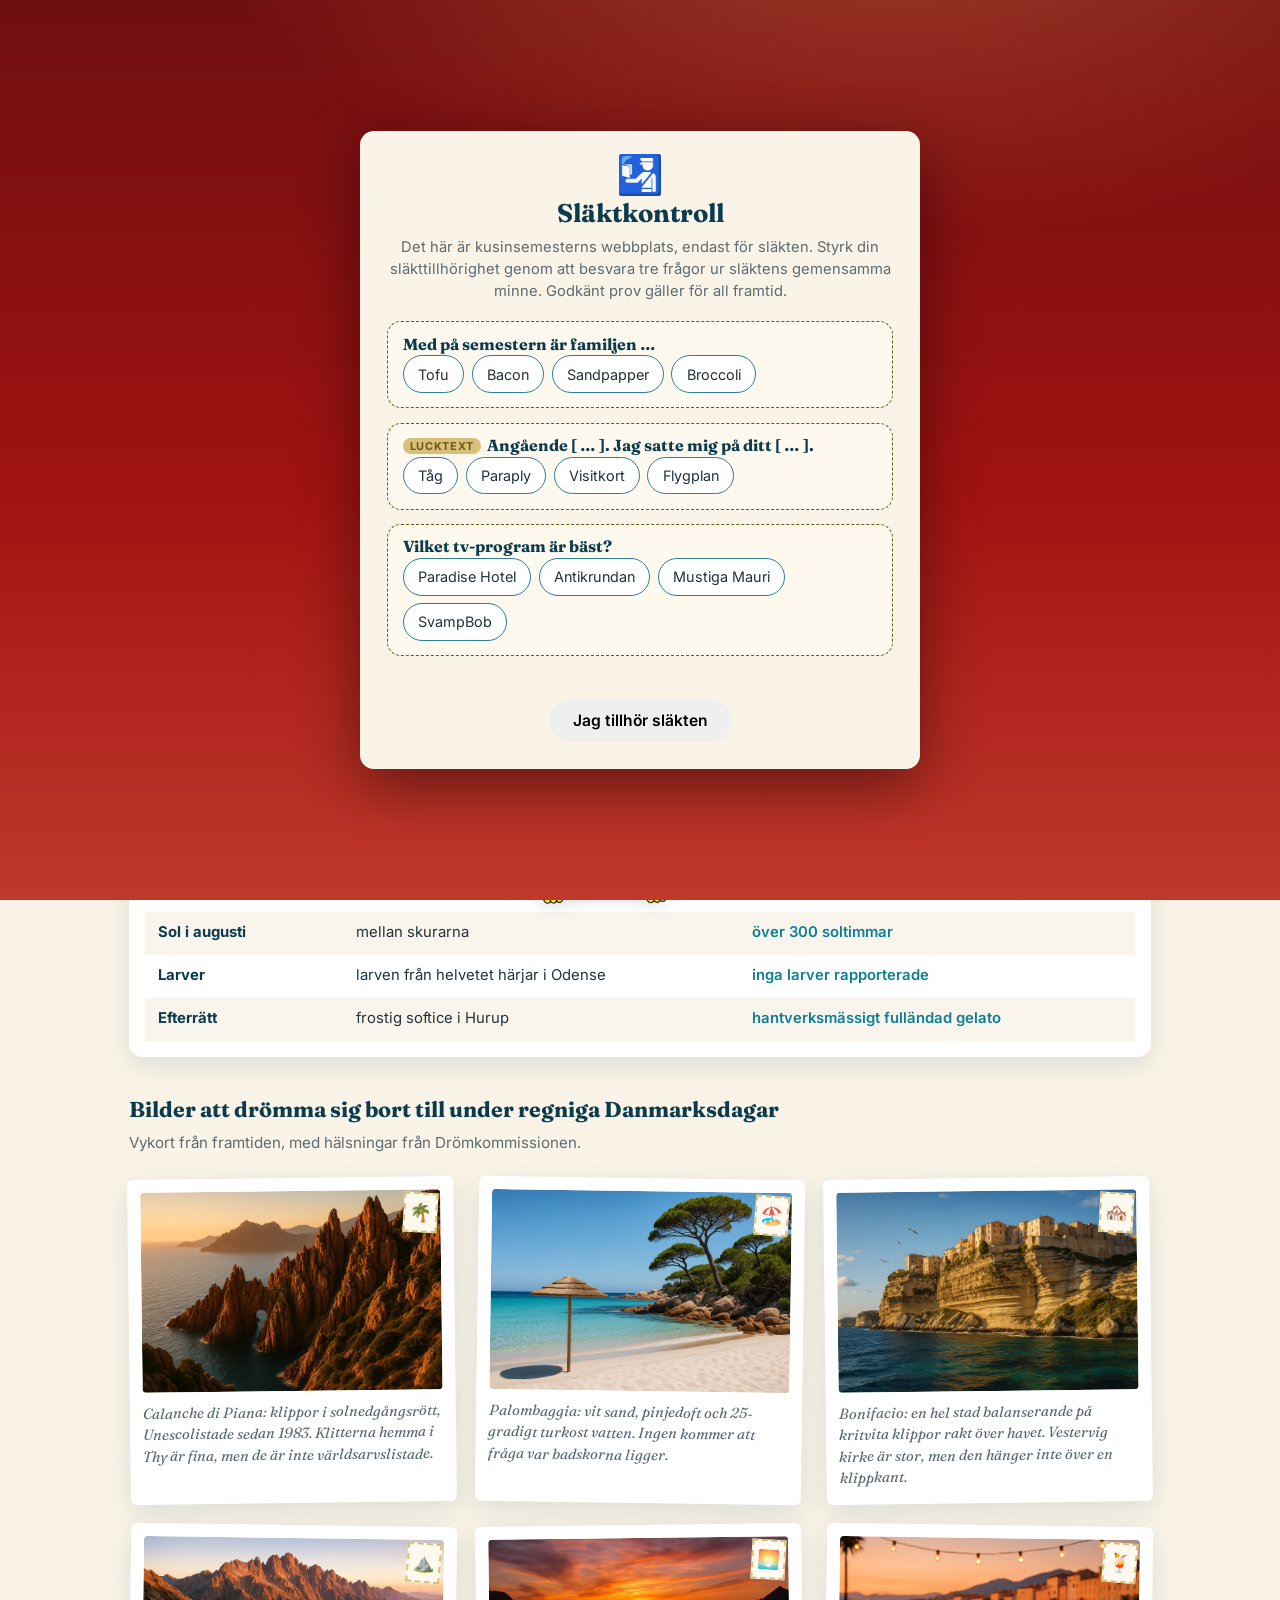
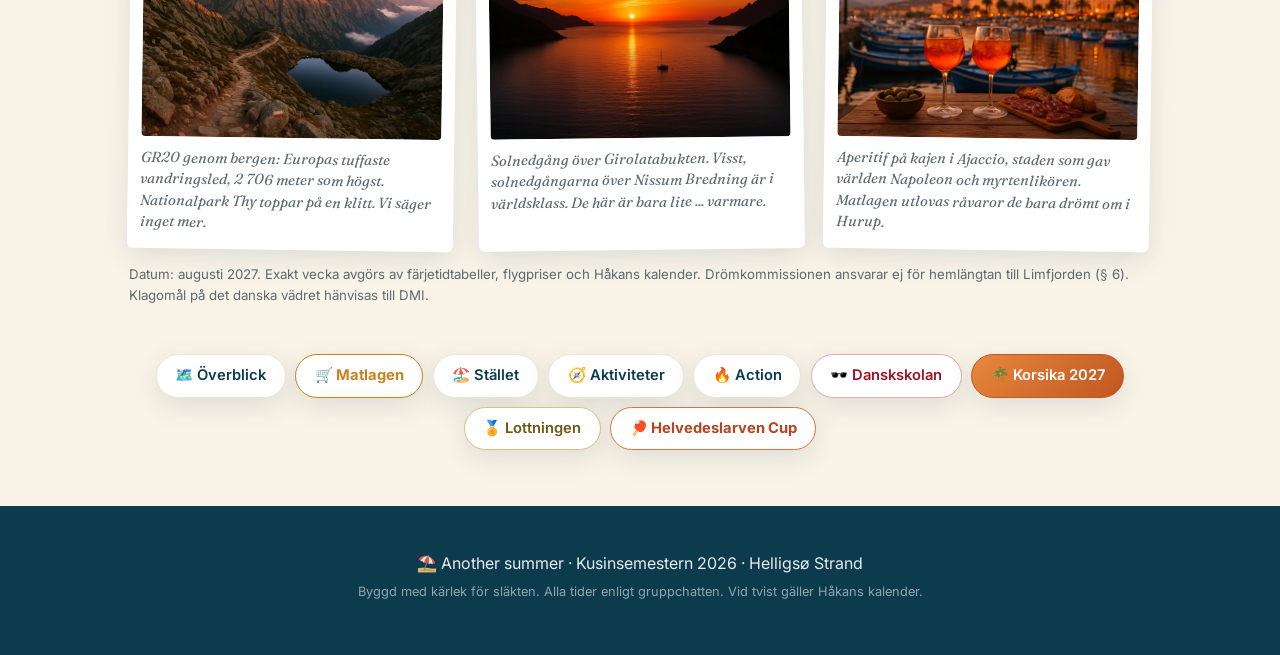
<file: korsika.html>
<!DOCTYPE html>
<html lang="sv">
<head>
  <meta charset="UTF-8">
  <meta name="viewport" content="width=device-width, initial-scale=1.0">
  <title>Korsika 2027 · Kusinsemestern</title>
  <meta name="description" content="Nästa års kusinsemester: Korsika 2027. Bilder att drömma sig bort till under regniga Danmarksdagar.">
  <link rel="icon" href="data:image/svg+xml,<svg xmlns=%22http://www.w3.org/2000/svg%22 viewBox=%220 0 100 100%22><text y=%22.9em%22 font-size=%2290%22>🌴</text></svg>">
  <link rel="preconnect" href="https://fonts.googleapis.com">
  <link rel="preconnect" href="https://fonts.gstatic.com" crossorigin>
  <link href="https://fonts.googleapis.com/css2?family=Fraunces:opsz,wght@9..144,400;9..144,600;9..144,700;9..144,900&family=Inter:wght@400;500;600;700&display=swap" rel="stylesheet">
  <link rel="manifest" href="manifest.webmanifest">
  <meta name="theme-color" content="#0b3b4d">
  <link rel="apple-touch-icon" href="img/app/apple-touch-icon.png">
  <meta name="apple-mobile-web-app-capable" content="yes">
  <meta name="mobile-web-app-capable" content="yes">
  <meta name="apple-mobile-web-app-title" content="Kusinsemestern">
  <meta name="apple-mobile-web-app-status-bar-style" content="black-translucent">
  <link rel="stylesheet" href="style.css">
</head>
<body>

  <nav class="topnav">
    <a class="brand" href="index.html">⛱️ Kusinsemestern <span>2026</span></a>
    <div class="navlinks">
      <a href="index.html">Överblick</a>
      <a href="matlagen.html" class="nav-mat">Matlagen</a>
      <a href="stallet.html">Stället</a>
      <a href="aktiviteter.html">Aktiviteter</a>
      <a href="action.html">Action</a>
      <a href="danskskolan.html">Danskskolan</a>
      <a href="korsika.html" aria-current="page">Korsika</a>
      <a href="lottningen.html" class="nav-lott">Lottningen</a>
      <a href="cupen.html" class="nav-cup">Cupen</a>
    </div>
  </nav>

  <header class="page-header korsika-header">
    <h1><span class="ph-emoji">🌴</span> Korsika 2027</h1>
    <p class="ph-sub">Nästa års kusinsemester · Île de Beauté 🇫🇷</p>
    <p class="ph-sub korsika-dagar" id="korsika-dagar"></p>
    <svg class="wave" viewBox="0 0 1440 90" preserveAspectRatio="none" aria-hidden="true">
      <path d="M0,48 C240,88 480,8 720,40 C960,72 1200,20 1440,52 L1440,90 L0,90 Z" fill="var(--paper)"></path>
    </svg>
  </header>

  <main>

    <section class="section">
      <p class="lead">Danmark är fint. Blåsten är karaktärsdanande, fjorden är uppfriskande och
        larverna håller oss alerta. Men efter moget övervägande har Drömkommissionen enhälligt
        beslutat: <strong>2027 byter vi Nordsjöblåst mot Medelhavssol.</strong> Här är sidan att
        öppna när regnet står som spön i backen över Helligsø.</p>

      <h3 class="subheading">Vetenskaplig jämförelse</h3>
      <p class="muted">Framtagen av Drömkommissionens meteorologiska utskott. Helt opartisk.</p>
      <div class="chart-wrap">
        <table class="vs-table">
          <thead>
            <tr><th></th><th>🇩🇰 Danmark 2026</th><th>🇫🇷 Korsika 2027</th></tr>
          </thead>
          <tbody>
            <tr><th>Vatten i augusti</th><td>16–18 °C, »uppfriskande«</td><td>ca 25 °C, som ett ljummet badkar</td></tr>
            <tr><th>Vind</th><td>det blåser nästan alltid lite</td><td>lagom bris till aperitifen</td></tr>
            <tr><th>Högsta topp</th><td>klitten, ca 30 m ö.h.</td><td>Monte Cinto, 2 706 m ö.h.</td></tr>
            <tr><th>Stranden</th><td>delvis stenig, packa badskor</td><td>vit sand, badskor valfritt</td></tr>
            <tr><th>Sol i augusti</th><td>mellan skurarna</td><td>över 300 soltimmar</td></tr>
            <tr><th>Larver</th><td>larven från helvetet härjar i Odense</td><td>inga larver rapporterade</td></tr>
            <tr><th>Efterrätt</th><td>softice i Hurup</td><td>gelato, två kulor obligatoriskt</td></tr>
          </tbody>
        </table>
      </div>
      <p class="footnote">Anmärkning: Danmark är fortfarande bäst 2026. Men sen. 🤌</p>

      <h3 class="subheading">Bilder att drömma sig bort till under regniga Danmarksdagar</h3>
      <p class="muted">Vykort från framtiden, med hälsningar från Drömkommissionen.</p>
      <div class="vykort-galleri">

        <figure class="vykort">
          <img class="vykort-foto" src="img/korsika/calanche.webp" width="1536" height="1024"
            loading="lazy" alt="Eldröda granitklippor i Calanche di Piana som störtar rakt ner i ett djupblått hav i solnedgångsljus">
          <figcaption>Calanche di Piana: klippor i solnedgångsrött, Unescolistade sedan 1983.
            Klitterna hemma i Thy är fina, men de är inte <em>världsarvslistade</em>.</figcaption>
          <span class="frimarke" aria-hidden="true">🌴</span>
        </figure>

        <figure class="vykort">
          <img class="vykort-foto" src="img/korsika/palombaggia.webp" width="1536" height="1024"
            loading="lazy" alt="Palombaggiastranden med kritvit sand, turkost kristallklart vatten, rosa granitblock och lutande pinjer">
          <figcaption>Palombaggia: vit sand, pinjedoft och 25-gradigt turkost vatten.
            Ingen kommer att fråga var badskorna ligger.</figcaption>
          <span class="frimarke" aria-hidden="true">🏖️</span>
        </figure>

        <figure class="vykort">
          <img class="vykort-foto" src="img/korsika/bonifacio.webp" width="1536" height="1024"
            loading="lazy" alt="Bonifacios gamla stad balanserande på kanten av överhängande kritvita klippor högt över havet">
          <figcaption>Bonifacio: en hel stad balanserande på kritvita klippor rakt över havet.
            Vestervig kirke är stor, men den hänger inte över en klippkant.</figcaption>
          <span class="frimarke" aria-hidden="true">🏘️</span>
        </figure>

        <figure class="vykort">
          <img class="vykort-foto" src="img/korsika/gr20.webp" width="1536" height="1024"
            loading="lazy" alt="GR20-leden som slingrar sig längs en bergskam mot taggiga granittoppar i rosa gryningsljus, med en spegelblank bergstjärn nedanför">
          <figcaption>GR20 genom bergen: Europas tuffaste vandringsled, 2 706 meter som högst.
            Nationalpark Thy toppar på en klitt. Vi säger inget mer.</figcaption>
          <span class="frimarke" aria-hidden="true">⛰️</span>
        </figure>

        <figure class="vykort">
          <img class="vykort-foto" src="img/korsika/girolata.webp" width="1536" height="1024"
            loading="lazy" alt="Solnedgång i guld och korall över Girolatabukten, med en ensam segelbåt för ankar i den blanka viken">
          <figcaption>Solnedgång över Girolatabukten. Visst, solnedgångarna över Nissum Bredning
            är i världsklass. De här är bara lite ... varmare.</figcaption>
          <span class="frimarke" aria-hidden="true">🌅</span>
        </figure>

        <figure class="vykort">
          <img class="vykort-foto" src="img/korsika/ajaccio.webp" width="1536" height="1024"
            loading="lazy" alt="Aperitif på kajen i Ajaccio i skymningen: två glas spritz, oliver och charkbräda framför fiskebåtar och ljusslingor i hamnen">
          <figcaption>Aperitif på kajen i Ajaccio, staden som gav världen Napoleon och
            myrtenlikören. Matlagen utlovas råvaror de bara drömt om i Hurup.</figcaption>
          <span class="frimarke" aria-hidden="true">🍹</span>
        </figure>

      </div>

      <p class="footnote">Datum: augusti 2027. Exakt vecka avgörs av färjetidtabeller, flygpriser
        och Håkans kalender. Drömkommissionen ansvarar ej för hemlängtan till Limfjorden (§ 6).
        Klagomål på det danska vädret hänvisas till DMI.</p>

      <nav class="section-nav" aria-label="Alla sidor">
        <a href="index.html">🗺️ Överblick</a>
        <a href="matlagen.html" class="sn-mat">🛒 Matlagen</a>
        <a href="stallet.html">🏖️ Stället</a>
        <a href="aktiviteter.html">🧭 Aktiviteter</a>
        <a href="action.html">🔥 Action</a>
        <a href="danskskolan.html" class="sn-dansk">🕶️ Danskskolan</a>
        <a href="korsika.html" class="sn-sun" aria-current="page">🌴 Korsika 2027</a>
        <a href="lottningen.html" class="sn-gold">🏅 Lottningen</a>
        <a href="cupen.html" class="sn-cup">🏓 Helvedeslarven Cup</a>
      </nav>
    </section>

  </main>

  <footer class="footer">
    <p>⛱️ Another summer · Kusinsemestern 2026 · Helligsø Strand</p>
    <p class="footer-small">Byggd med kärlek för släkten. Alla tider enligt gruppchatten. Vid tvist gäller Håkans kalender.</p>
  </footer>

  <script src="app.js"></script>
</body>
</html>
</file>
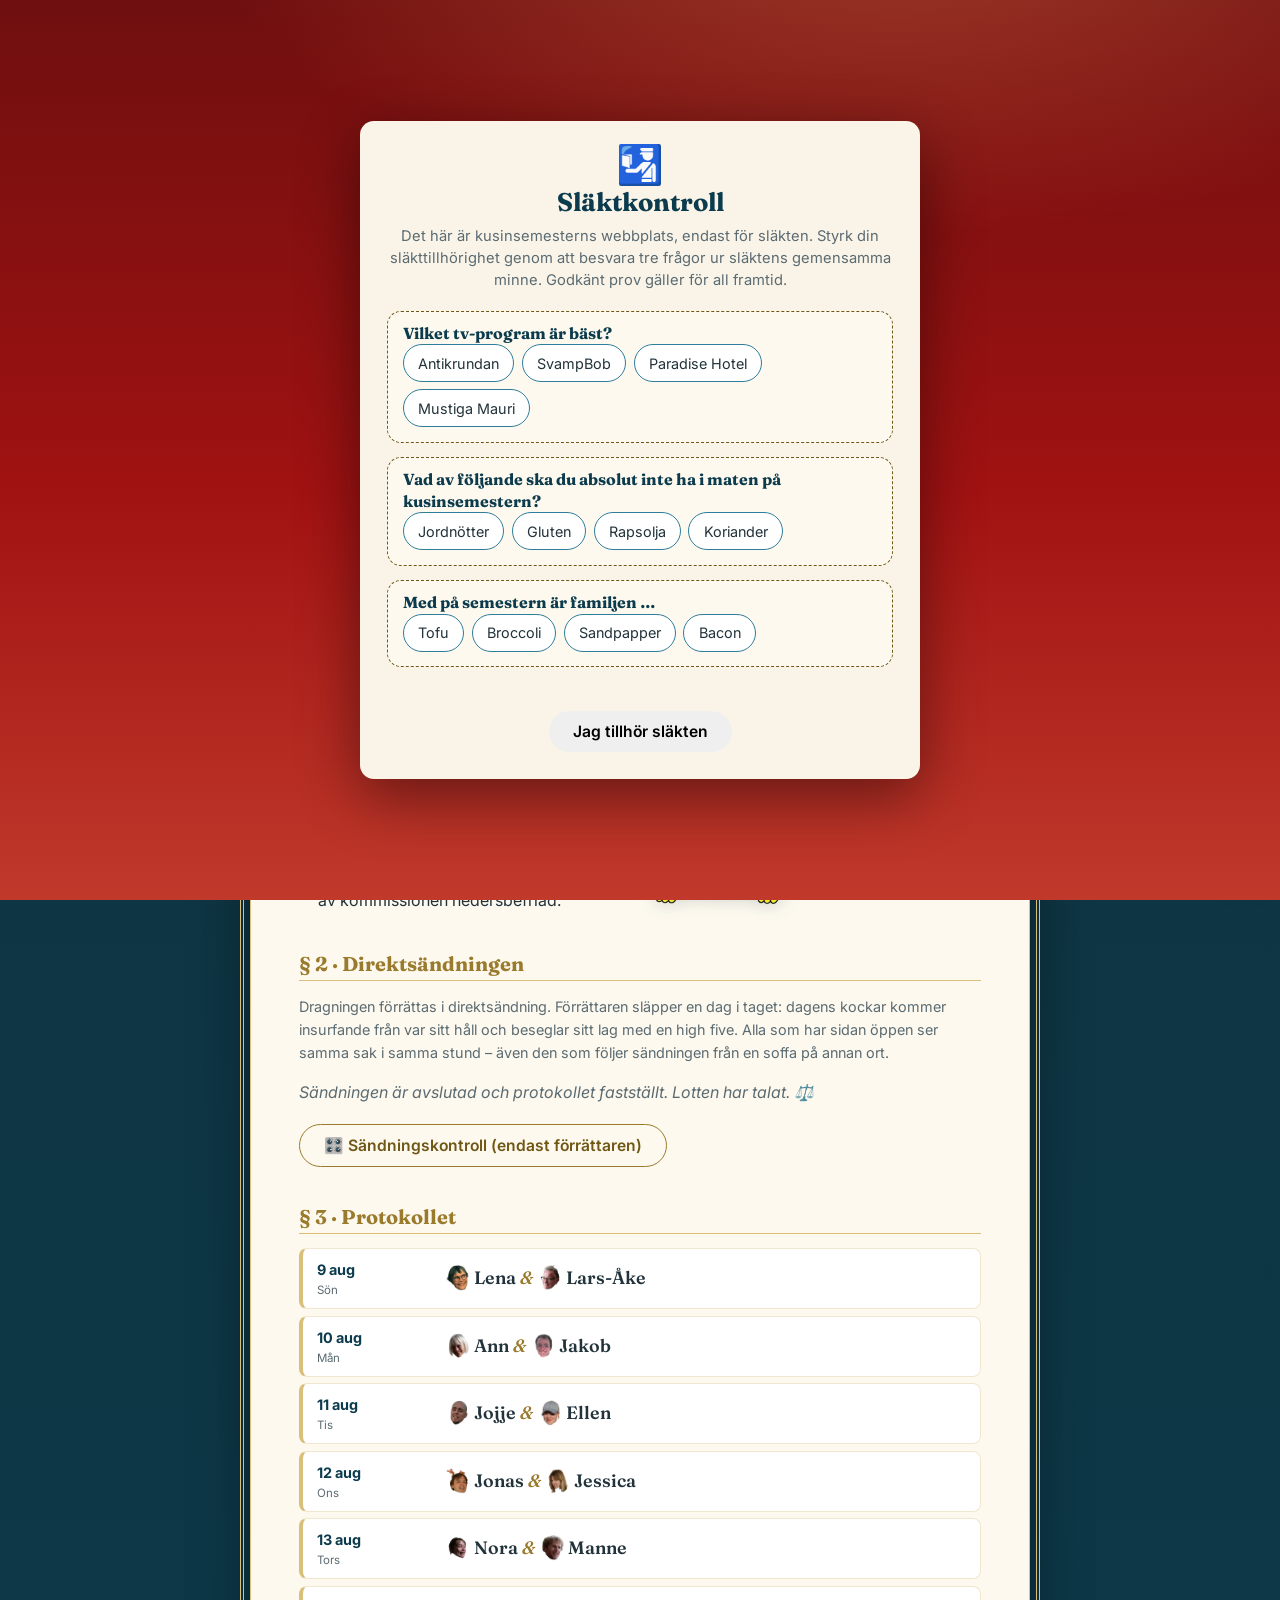
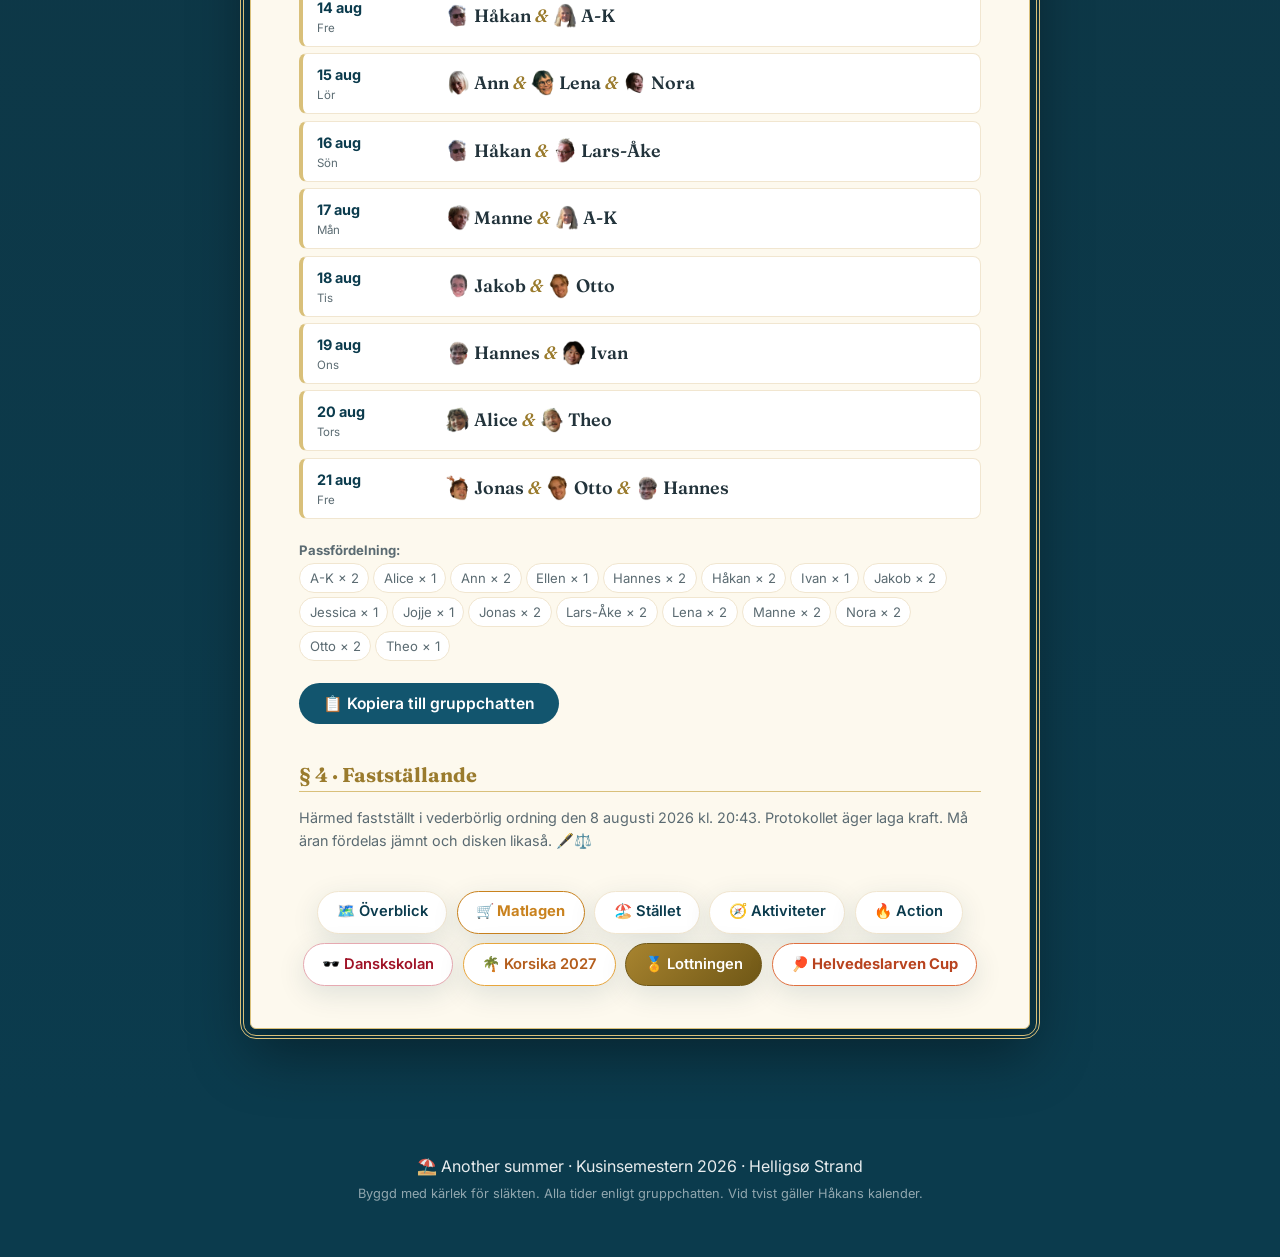
<file: lottningen.html>
<!DOCTYPE html>
<html lang="sv">
<head>
  <meta charset="UTF-8">
  <meta name="viewport" content="width=device-width, initial-scale=1.0">
  <title>Lottningen · Kusinsemestern 2026</title>
  <meta name="description" content="Den högtidliga och officiella lottningen av matlag, förrättad i direktsändning: 13 middagar, 9–21 augusti.">
  <link rel="icon" href="data:image/svg+xml,<svg xmlns=%22http://www.w3.org/2000/svg%22 viewBox=%220 0 100 100%22><text y=%22.9em%22 font-size=%2290%22>🏅</text></svg>">
  <link rel="preconnect" href="https://fonts.googleapis.com">
  <link rel="preconnect" href="https://fonts.gstatic.com" crossorigin>
  <link href="https://fonts.googleapis.com/css2?family=Fraunces:opsz,wght@9..144,400;9..144,600;9..144,700;9..144,900&family=Inter:wght@400;500;600;700&display=swap" rel="stylesheet">
  <link rel="manifest" href="manifest.webmanifest">
  <meta name="theme-color" content="#0b3b4d">
  <link rel="apple-touch-icon" href="img/app/apple-touch-icon.png">
  <meta name="apple-mobile-web-app-capable" content="yes">
  <meta name="mobile-web-app-capable" content="yes">
  <meta name="apple-mobile-web-app-title" content="Kusinsemestern">
  <meta name="apple-mobile-web-app-status-bar-style" content="black-translucent">
  <link rel="stylesheet" href="style.css">
</head>
<body>

  <nav class="topnav">
    <a class="brand" href="index.html">⛱️ Kusinsemestern <span>2026</span></a>
    <div class="navlinks">
      <a href="index.html">Överblick</a>
      <a href="matlagen.html" class="nav-mat">Matlagen</a>
      <a href="stallet.html">Stället</a>
      <a href="aktiviteter.html">Aktiviteter</a>
      <a href="action.html">Action</a>
      <a href="danskskolan.html">Danskskolan</a>
      <a href="korsika.html">Korsika</a>
      <a href="lottningen.html" class="nav-lott" aria-current="page">Lottningen</a>
      <a href="cupen.html" class="nav-cup">Cupen</a>
    </div>
  </nav>

  <main>

    <section class="section section-ceremony">
      <div class="official-doc">
        <div class="doc-seal" aria-hidden="true">
          <div class="seal-ring"><span class="seal-star">✶</span></div>
        </div>
        <p class="doc-overline">Kusinsemesterns Höga Lottningskommission · Dnr KS 2026:1</p>
        <h1 class="doc-title">Protokoll vid 2026 års<br>Stora Matlagslottning</h1>
        <p class="doc-preamble">I enlighet med gammal hävd och god kusinsed förrättas härmed lottning
          av matlag – <strong>i direktsändning inför hela släkten</strong>. Varje matlag ansvarar
          för dagens middag: planering, inköp, tillagning samt äran. Lotten är opartisk,
          obeveklig och slutgiltig.</p>

        <div class="doc-section">
          <h2>§ 1 · Lagen och reglerna</h2>
          <p class="doc-note">Lottningen omfattar tretton (13) middagar, den 9–21 augusti.
            På ankomstdagen den 8:e och avresedagen den 22:a råder frihet under eget ansvar.
            Två (2) kockar per dag, utom två av slumpdagarna då tre (3) tjänstgör (mom. 4).</p>
          <ul class="lott-regler">
            <li><strong>Mom. 1 · Fasta paren</strong> (varsin dag): Lena &amp; Lars-Åke ·
              Håkan &amp; A-K · Jonas &amp; Jessica · Nora &amp; Manne · Hannes &amp; Ivan ·
              Ann &amp; Jakob.</li>
            <li><strong>Mom. 2 · Kommissionens trippel</strong> (en dag): Jonas, Otto &amp; Hannes.</li>
            <li><strong>Mom. 3 · Korttidslagen</strong>: Jojje &amp; Ellen en dag (11 eller 12) och
              Alice &amp; Theo en dag (20 eller 21) – aldrig ankomstdagen eller dagen därpå.</li>
            <li><strong>Mom. 4 · Slumpen</strong> fyller de återstående dagarna: en trippel och tre
              dubblar. Ingen hamnar med någon hen redan lagat med, ingen står två dagar i rad,
              och Otto tjänstgör två pass som alla andra heltidare.</li>
            <li><strong>Mom. 5 · Dispenser</strong>: Ivan och Jessica tjänstgör en (1) gång, i sina
              respektive par. Tyra är av kommissionen hedersbefriad.</li>
          </ul>
        </div>

        <div class="doc-section">
          <h2>§ 2 · Direktsändningen</h2>
          <p class="doc-note">Dragningen förrättas i direktsändning. Förrättaren släpper en dag i
            taget: dagens kockar kommer insurfande från var sitt håll och beseglar sitt lag med en
            high five. Alla som har sidan öppen ser samma sak i samma stund – även den som följer
            sändningen från en soffa på annan ort.</p>
          <p id="lott-liveband" class="lott-liveband" hidden>🔴 DIREKTSÄNDNING</p>
          <p id="lott-status" class="draw-status" aria-live="polite">Letar efter sändningen …</p>
          <div id="lott-scen" class="lott-scen" hidden>
            <p id="lott-scen-dag" class="lott-scen-dag"></p>
            <div id="lott-vatten" class="lott-vatten"></div>
          </div>
          <div class="draw-controls">
            <button id="lott-oppna-kontroll" class="btn btn-ghost">🎛️ Sändningskontroll (endast förrättaren)</button>
          </div>
          <div id="lott-kontroll" class="lott-kontroll" hidden>
            <p id="lott-kontroll-status" class="doc-note"></p>
            <div class="draw-controls">
              <button id="lott-starta" class="btn btn-gold">📡 Starta sändningen</button>
              <button id="lott-nasta" class="btn btn-gold" hidden>🏄 Släpp nästa dag</button>
              <button id="lott-backa" class="btn btn-secondary" hidden>⏪ Backa en dag</button>
              <button id="lott-omstart" class="btn btn-secondary" hidden>🔄 Börja om med ny dragning</button>
              <button id="lott-faststall" class="btn btn-gold" hidden>🖋️ Fastställ protokollet</button>
            </div>
            <p id="lott-kontroll-fel" class="losen-fel" aria-live="polite"></p>
          </div>
        </div>

        <div class="doc-section" id="lott-utfall" hidden>
          <h2>§ 3 · Protokollet</h2>
          <div id="lott-protokoll" class="result-list" aria-live="polite"></div>
          <div id="lott-tally" class="tally"></div>
          <div class="draw-controls">
            <button id="lott-kopiera" class="btn btn-secondary" hidden>📋 Kopiera till gruppchatten</button>
          </div>
        </div>

        <div class="doc-section">
          <h2>§ 4 · Fastställande</h2>
          <p class="doc-note" id="lott-faststall-text">Utfallet vinner laga kraft först då
            förrättaren fastställt protokollet vid sändningens slut. Omlottning därefter medges
            endast vid synnerliga skäl (t.ex. force majeure, myteri eller brända köttbullar).</p>
        </div>

        <nav class="section-nav section-nav-ceremony" aria-label="Alla sidor">
          <a href="index.html">🗺️ Överblick</a>
        <a href="matlagen.html" class="sn-mat">🛒 Matlagen</a>
          <a href="stallet.html">🏖️ Stället</a>
          <a href="aktiviteter.html">🧭 Aktiviteter</a>
          <a href="action.html">🔥 Action</a>
          <a href="danskskolan.html" class="sn-dansk">🕶️ Danskskolan</a>
          <a href="korsika.html" class="sn-sun">🌴 Korsika 2027</a>
          <a href="lottningen.html" class="sn-gold" aria-current="page">🏅 Lottningen</a>
        <a href="cupen.html" class="sn-cup">🏓 Helvedeslarven Cup</a>
        </nav>
      </div>
    </section>

  </main>

  <footer class="footer">
    <p>⛱️ Another summer · Kusinsemestern 2026 · Helligsø Strand</p>
    <p class="footer-small">Byggd med kärlek för släkten. Alla tider enligt gruppchatten. Vid tvist gäller Håkans kalender.</p>
  </footer>

  <canvas id="confetti" aria-hidden="true"></canvas>
  <script src="app.js"></script>
</body>
</html>
</file>
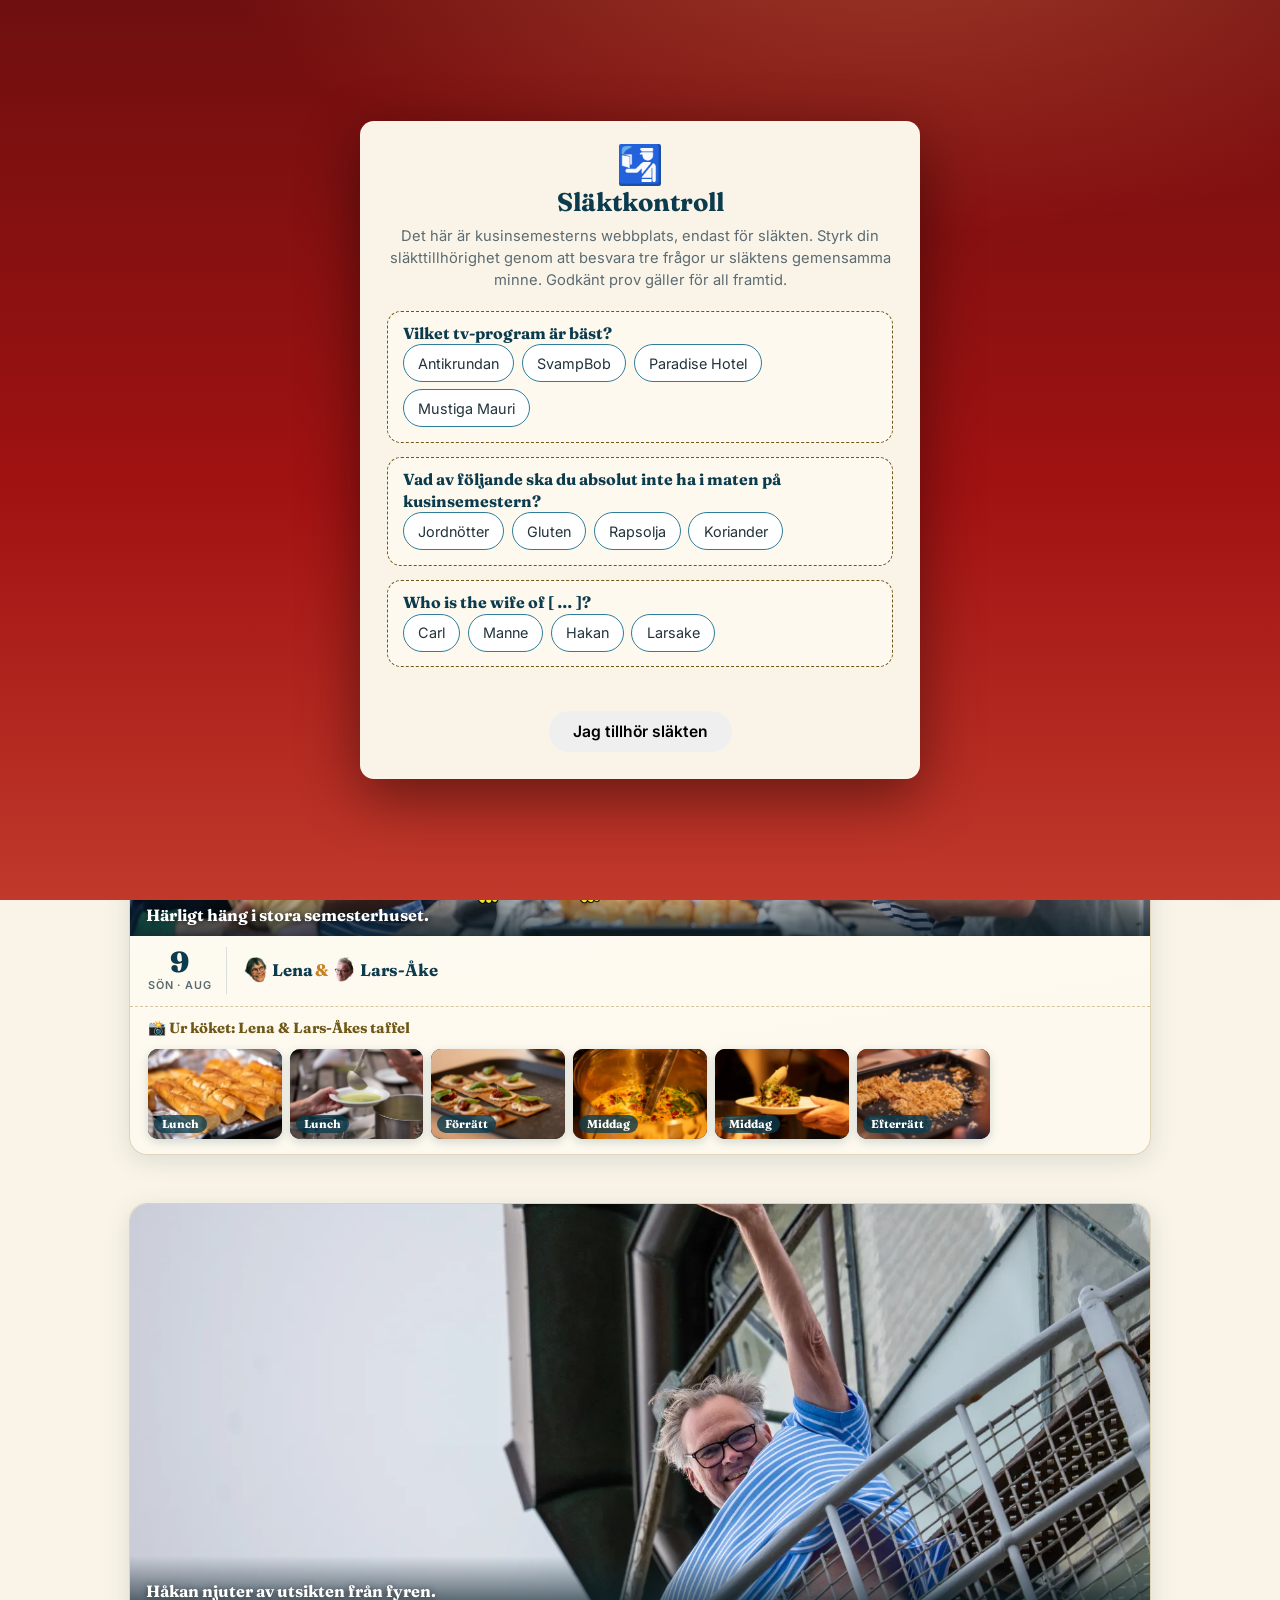
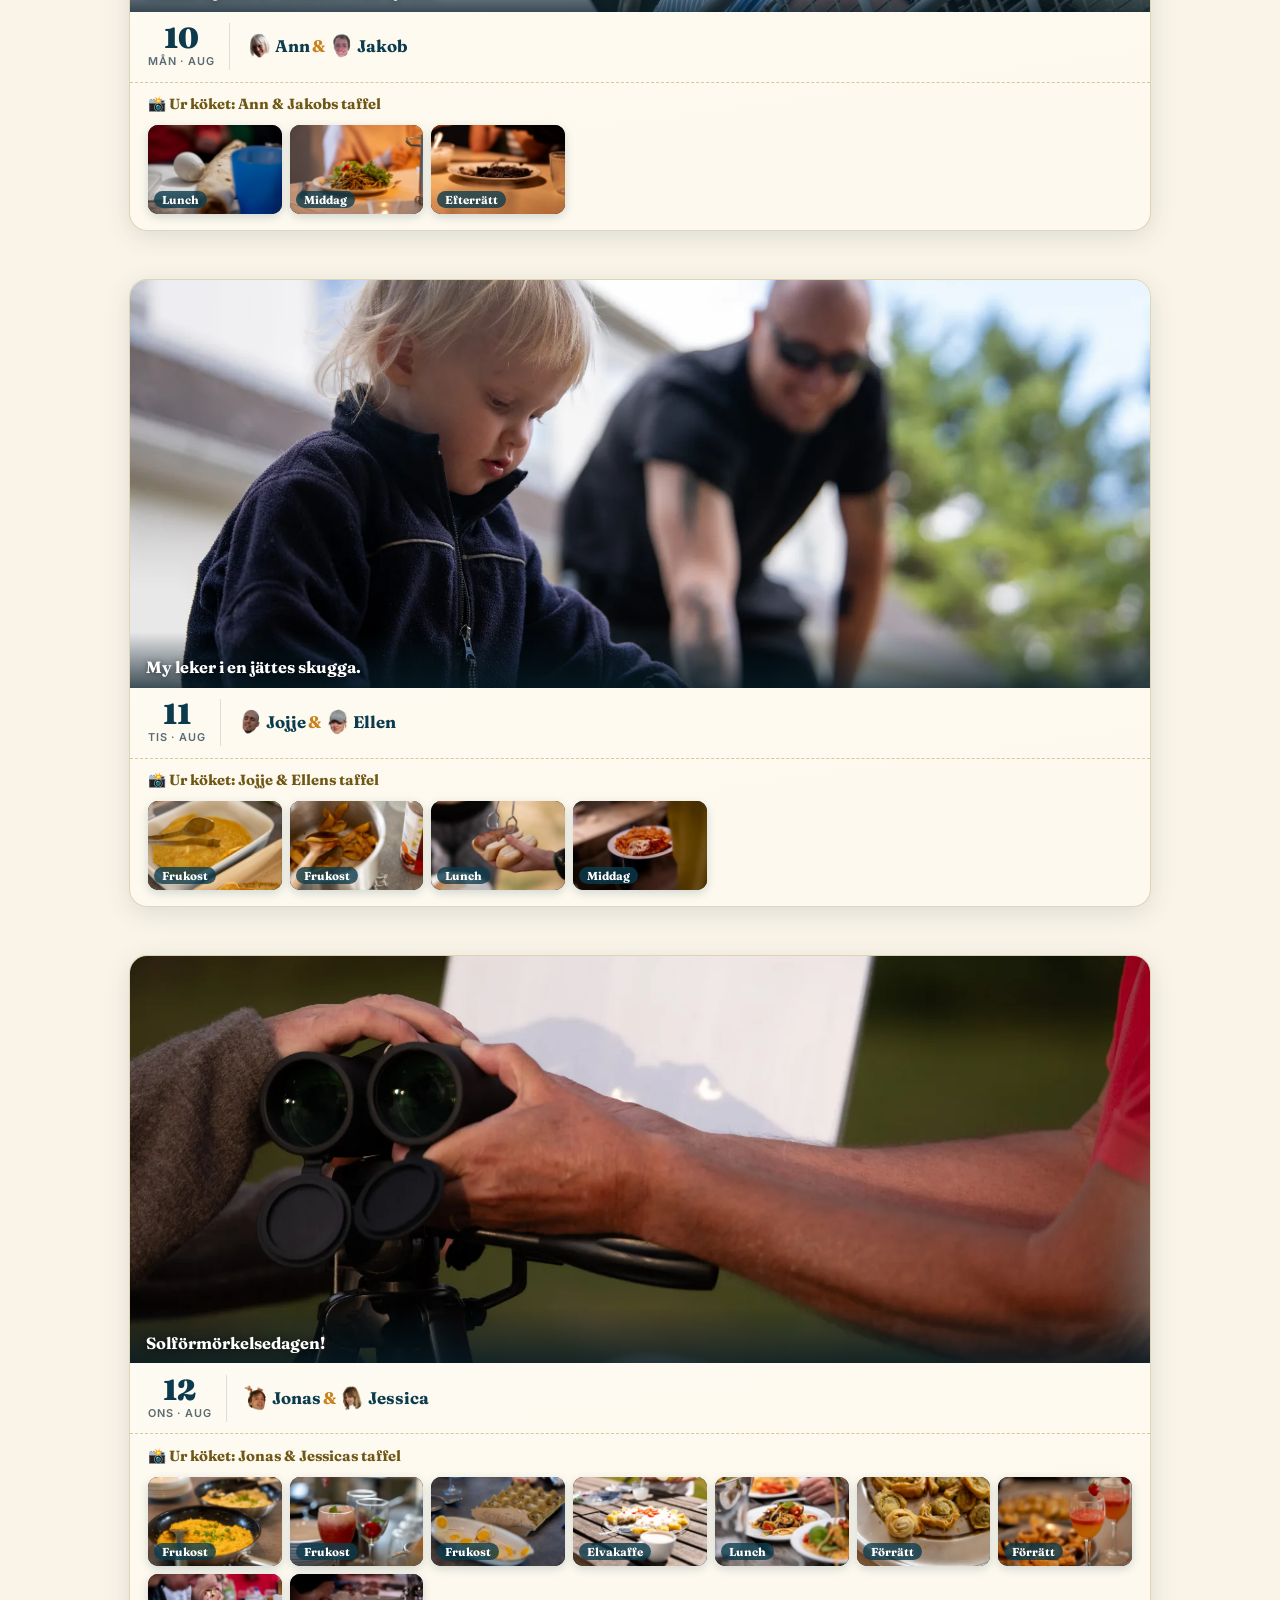
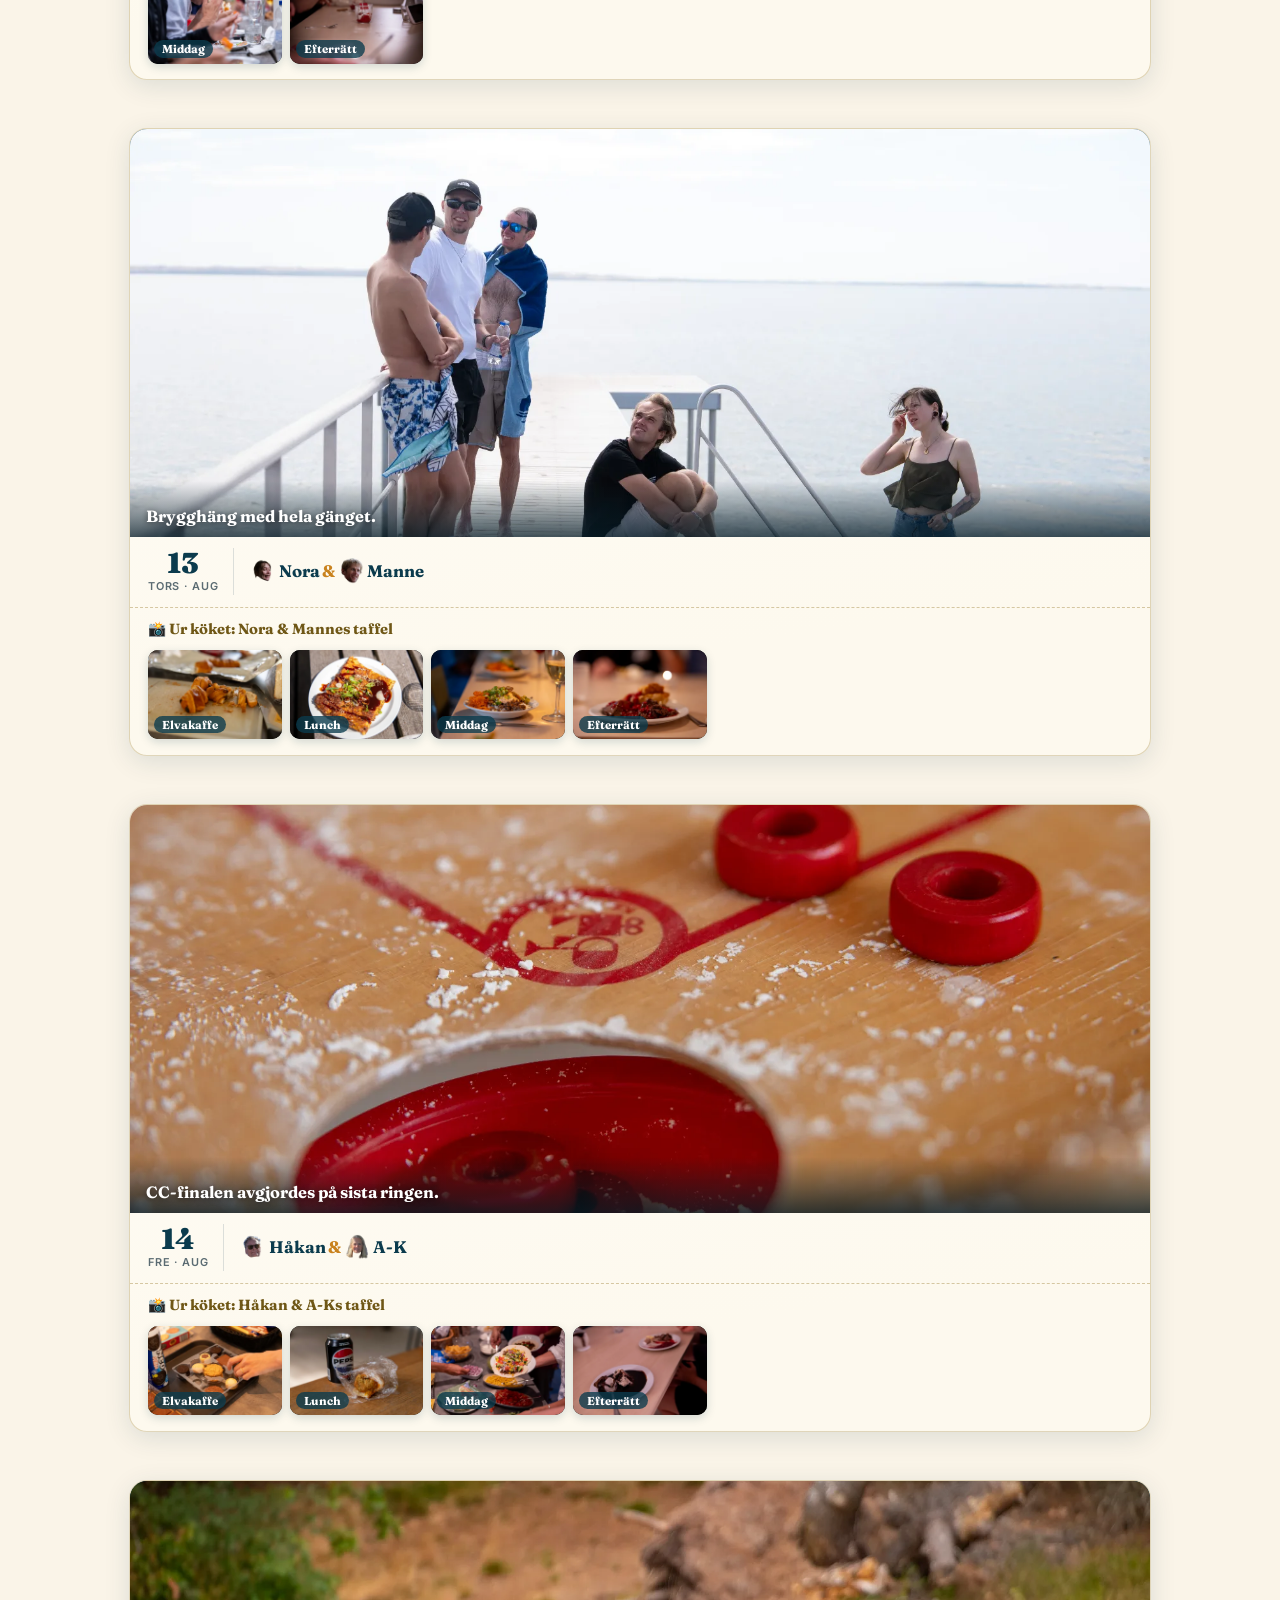
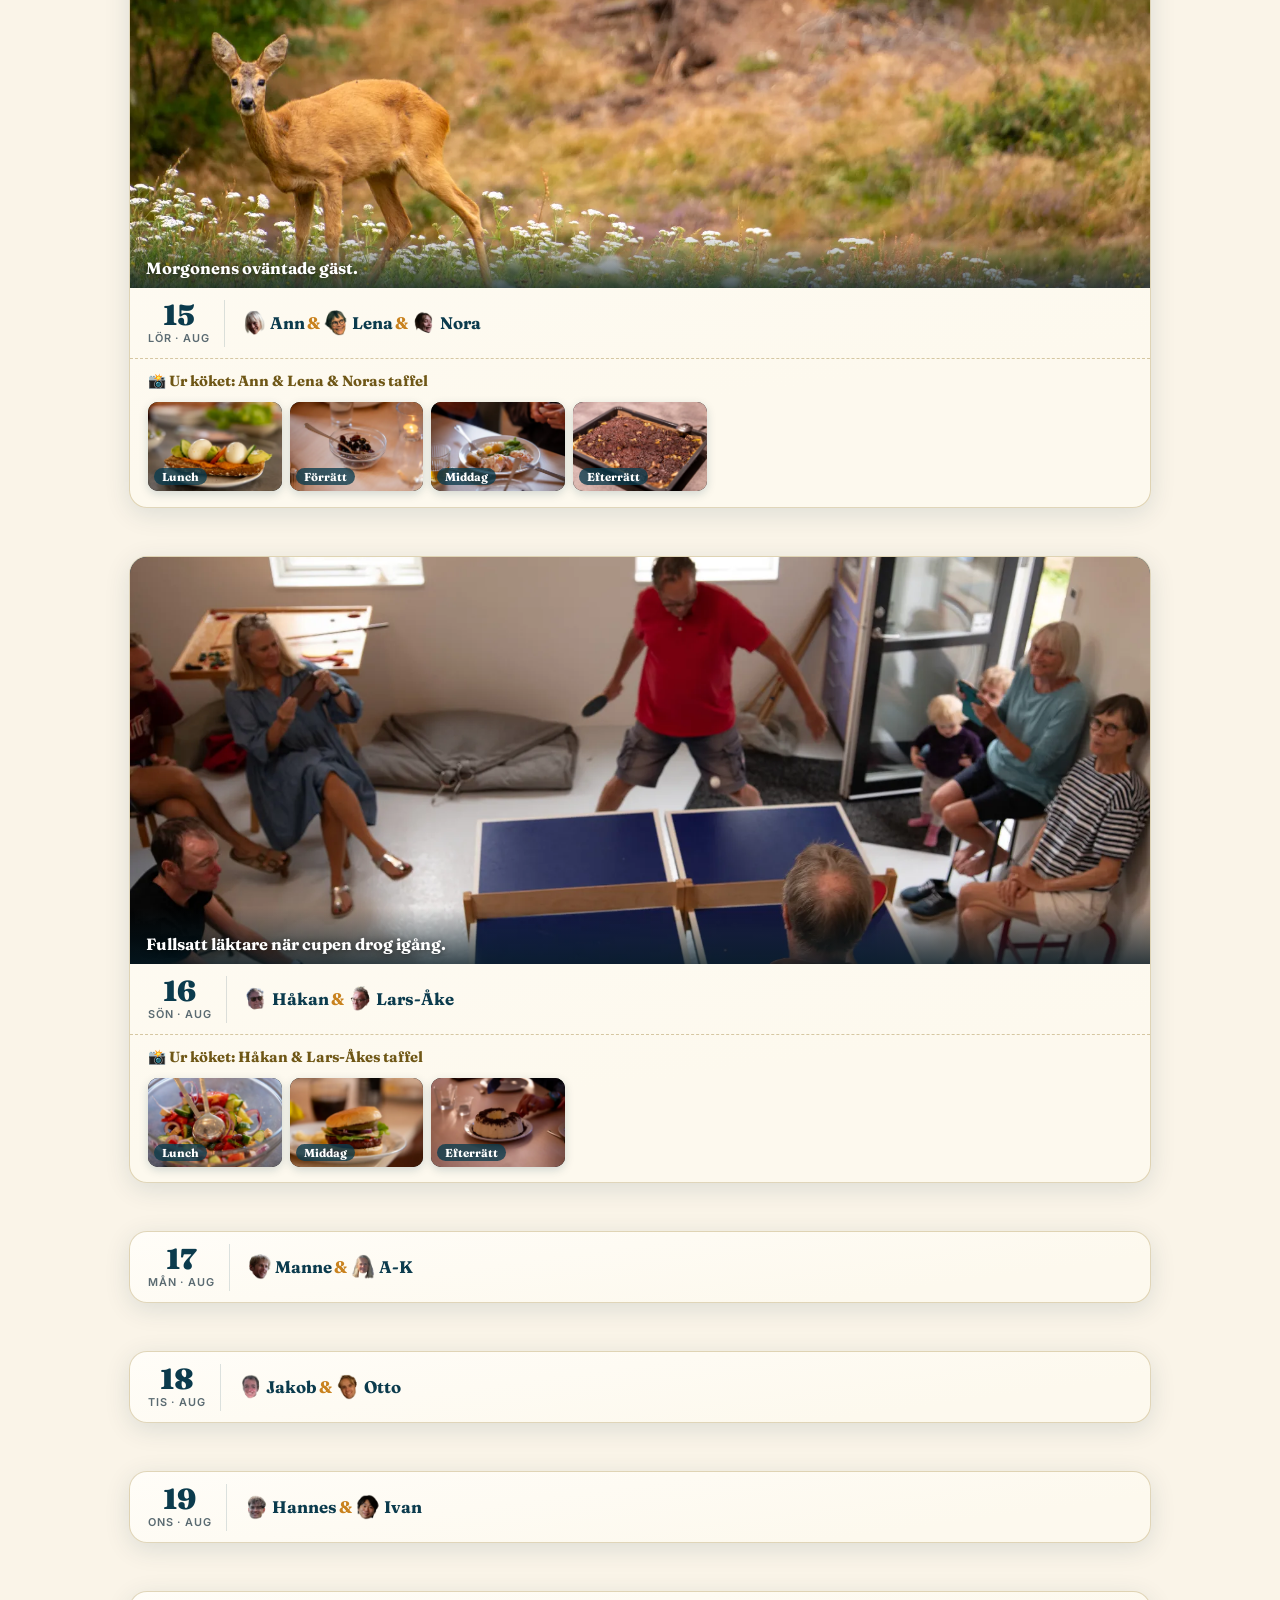
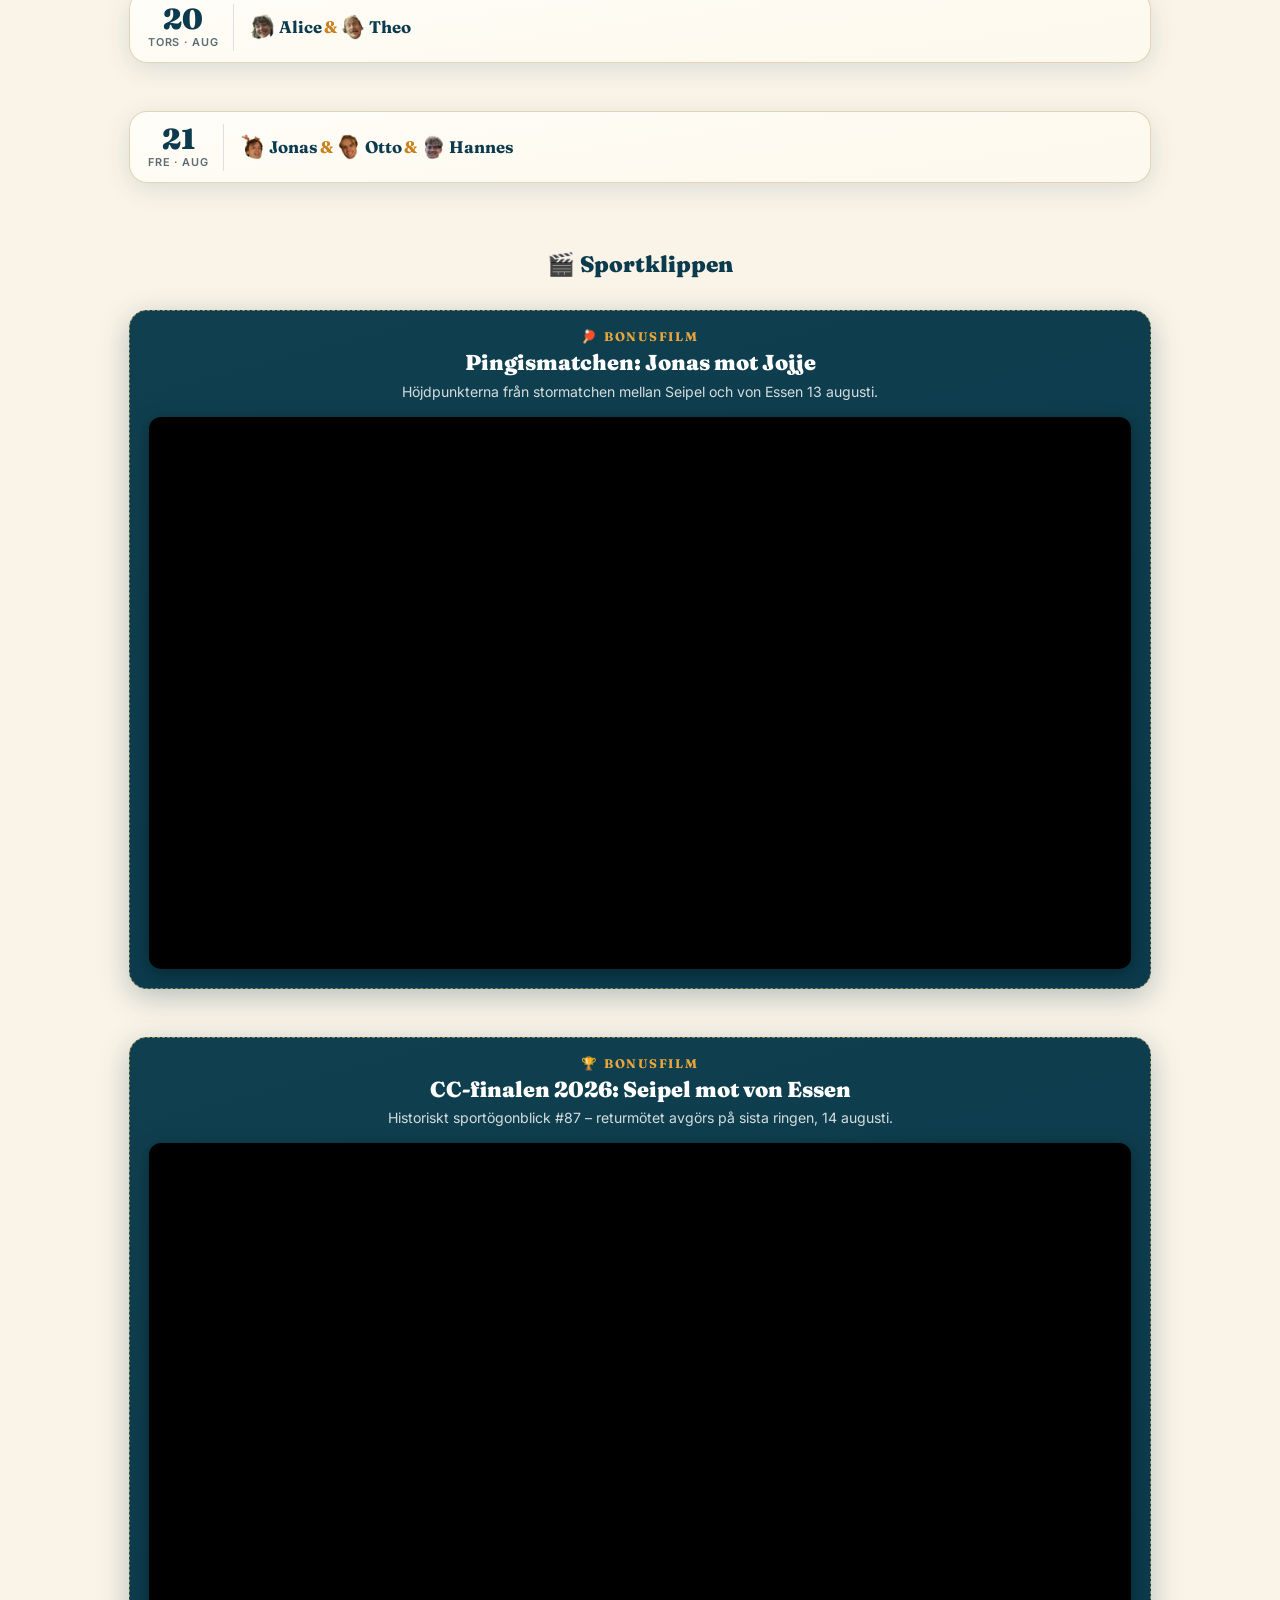
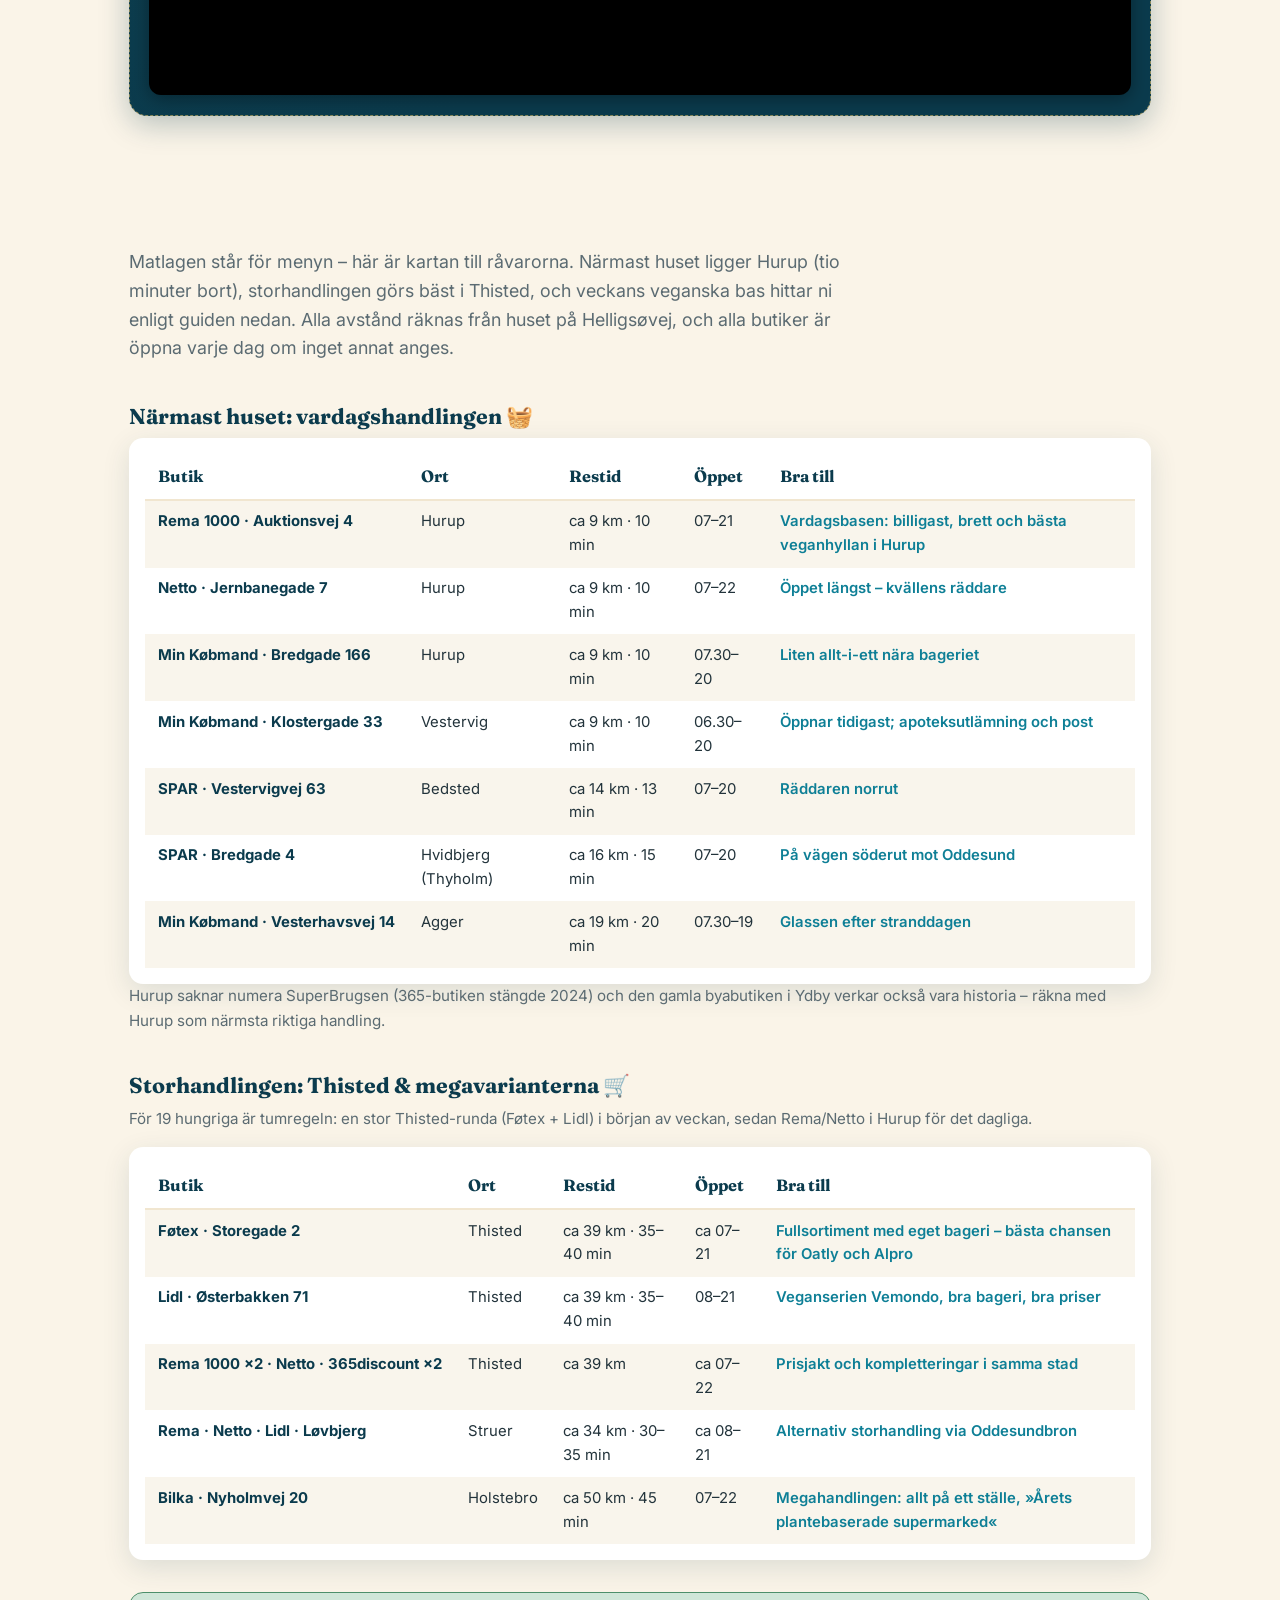
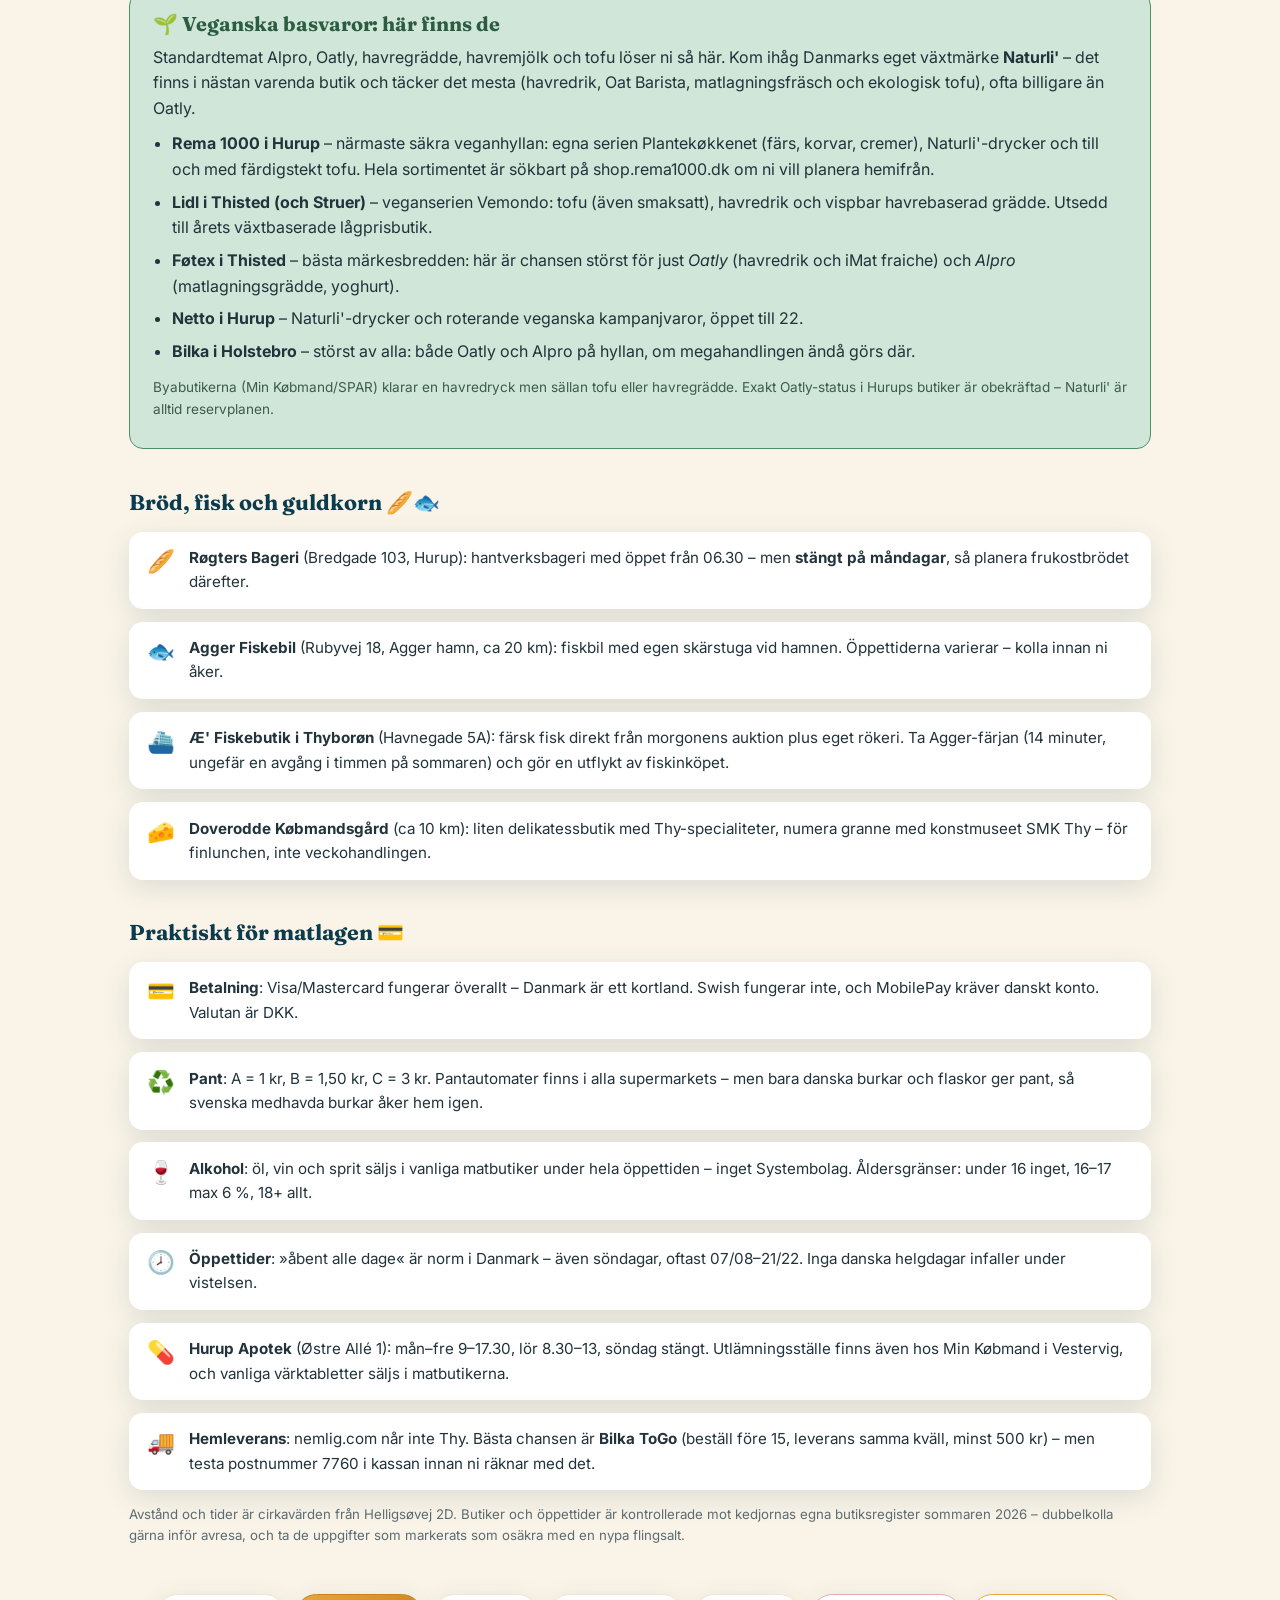
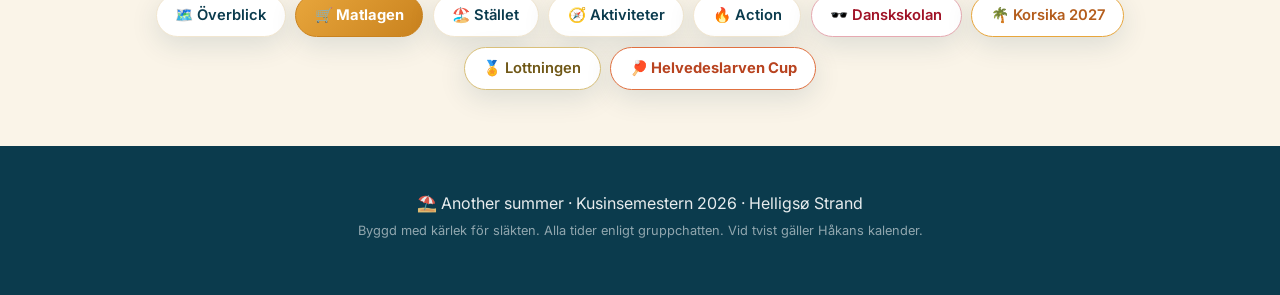
<file: matlagen.html>
<!DOCTYPE html>
<html lang="sv">
<head>
  <meta charset="UTF-8">
  <meta name="viewport" content="width=device-width, initial-scale=1.0">
  <title>För matlagen · Kusinsemestern 2026</title>
  <meta name="description" content="Matlagens handlingsguide: butiker nära Helligsø Strand, sortiment, restider och var man hittar veganska basvaror som Oatly, Alpro och tofu.">
  <link rel="icon" href="data:image/svg+xml,<svg xmlns=%22http://www.w3.org/2000/svg%22 viewBox=%220 0 100 100%22><text y=%22.9em%22 font-size=%2290%22>🛒</text></svg>">
  <link rel="preconnect" href="https://fonts.googleapis.com">
  <link rel="preconnect" href="https://fonts.gstatic.com" crossorigin>
  <link href="https://fonts.googleapis.com/css2?family=Fraunces:opsz,wght@9..144,400;9..144,600;9..144,700;9..144,900&family=Inter:wght@400;500;600;700&display=swap" rel="stylesheet">
  <link rel="manifest" href="manifest.webmanifest">
  <meta name="theme-color" content="#0b3b4d">
  <link rel="apple-touch-icon" href="img/app/apple-touch-icon.png">
  <meta name="apple-mobile-web-app-capable" content="yes">
  <meta name="mobile-web-app-capable" content="yes">
  <meta name="apple-mobile-web-app-title" content="Kusinsemestern">
  <meta name="apple-mobile-web-app-status-bar-style" content="black-translucent">
  <link rel="stylesheet" href="style.css">
</head>
<body>

  <nav class="topnav">
    <a class="brand" href="index.html">⛱️ Kusinsemestern <span>2026</span></a>
    <div class="navlinks">
      <a href="index.html">Överblick</a>
      <a href="matlagen.html" class="nav-mat" aria-current="page">Matlagen</a>
      <a href="stallet.html">Stället</a>
      <a href="aktiviteter.html">Aktiviteter</a>
      <a href="action.html">Action</a>
      <a href="danskskolan.html">Danskskolan</a>
      <a href="korsika.html">Korsika</a>
      <a href="lottningen.html" class="nav-lott">Lottningen</a>
      <a href="cupen.html" class="nav-cup">Cupen</a>
    </div>
  </nav>

  <header class="page-header">
    <h1><span class="ph-emoji">🛒</span> För matlagen</h1>
    <p class="ph-sub">Butiker, sortiment och restider för er som står för grytorna 🍲</p>
    <svg class="wave" viewBox="0 0 1440 90" preserveAspectRatio="none" aria-hidden="true">
      <path d="M0,48 C240,88 480,8 720,40 C960,72 1200,20 1440,52 L1440,90 L0,90 Z" fill="var(--paper)"></path>
    </svg>
  </header>

  <main>

    <section class="section" id="matlag-schema" hidden>
      <h2><span class="section-emoji">🏅</span> Matlagen dag för dag</h2>
      <p class="muted">Enligt 2026 års Stora Matlagslottning, förrättad i direktsändning.
        <a href="lottningen.html">Hela protokollet →</a></p>
      <div id="matlag-lista" class="result-list"></div>
    </section>

    <section class="section">
      <p class="lead">Matlagen står för menyn – här är kartan till råvarorna. Närmast huset
        ligger Hurup (tio minuter bort), storhandlingen görs bäst i Thisted, och veckans
        veganska bas hittar ni enligt guiden nedan. Alla avstånd räknas från huset på
        Helligsøvej, och alla butiker är öppna varje dag om inget annat anges.</p>

      <h3 class="subheading">Närmast huset: vardagshandlingen 🧺</h3>
      <div class="chart-wrap">
        <table class="vs-table">
          <thead>
            <tr><th>Butik</th><th>Ort</th><th>Restid</th><th>Öppet</th><th>Bra till</th></tr>
          </thead>
          <tbody>
            <tr><th>Rema 1000 · Auktionsvej 4</th><td>Hurup</td><td>ca 9 km · 10 min</td><td>07–21</td><td>Vardagsbasen: billigast, brett och bästa veganhyllan i Hurup</td></tr>
            <tr><th>Netto · Jernbanegade 7</th><td>Hurup</td><td>ca 9 km · 10 min</td><td>07–22</td><td>Öppet längst – kvällens räddare</td></tr>
            <tr><th>Min Købmand · Bredgade 166</th><td>Hurup</td><td>ca 9 km · 10 min</td><td>07.30–20</td><td>Liten allt-i-ett nära bageriet</td></tr>
            <tr><th>Min Købmand · Klostergade 33</th><td>Vestervig</td><td>ca 9 km · 10 min</td><td>06.30–20</td><td>Öppnar tidigast; apoteksutlämning och post</td></tr>
            <tr><th>SPAR · Vestervigvej 63</th><td>Bedsted</td><td>ca 14 km · 13 min</td><td>07–20</td><td>Räddaren norrut</td></tr>
            <tr><th>SPAR · Bredgade 4</th><td>Hvidbjerg (Thyholm)</td><td>ca 16 km · 15 min</td><td>07–20</td><td>På vägen söderut mot Oddesund</td></tr>
            <tr><th>Min Købmand · Vesterhavsvej 14</th><td>Agger</td><td>ca 19 km · 20 min</td><td>07.30–19</td><td>Glassen efter stranddagen</td></tr>
          </tbody>
        </table>
      </div>
      <p class="muted">Hurup saknar numera SuperBrugsen (365-butiken stängde 2024) och den
        gamla byabutiken i Ydby verkar också vara historia – räkna med Hurup som närmsta
        riktiga handling.</p>

      <h3 class="subheading">Storhandlingen: Thisted &amp; megavarianterna 🛒</h3>
      <p class="muted">För 19 hungriga är tumregeln: en stor Thisted-runda (Føtex + Lidl) i
        början av veckan, sedan Rema/Netto i Hurup för det dagliga.</p>
      <div class="chart-wrap">
        <table class="vs-table">
          <thead>
            <tr><th>Butik</th><th>Ort</th><th>Restid</th><th>Öppet</th><th>Bra till</th></tr>
          </thead>
          <tbody>
            <tr><th>Føtex · Storegade 2</th><td>Thisted</td><td>ca 39 km · 35–40 min</td><td>ca 07–21</td><td>Fullsortiment med eget bageri – bästa chansen för Oatly och Alpro</td></tr>
            <tr><th>Lidl · Østerbakken 71</th><td>Thisted</td><td>ca 39 km · 35–40 min</td><td>08–21</td><td>Veganserien Vemondo, bra bageri, bra priser</td></tr>
            <tr><th>Rema 1000 ×2 · Netto · 365discount ×2</th><td>Thisted</td><td>ca 39 km</td><td>ca 07–22</td><td>Prisjakt och kompletteringar i samma stad</td></tr>
            <tr><th>Rema · Netto · Lidl · Løvbjerg</th><td>Struer</td><td>ca 34 km · 30–35 min</td><td>ca 08–21</td><td>Alternativ storhandling via Oddesundbron</td></tr>
            <tr><th>Bilka · Nyholmvej 20</th><td>Holstebro</td><td>ca 50 km · 45 min</td><td>07–22</td><td>Megahandlingen: allt på ett ställe, »Årets plantebaserade supermarked«</td></tr>
          </tbody>
        </table>
      </div>

      <div class="vegan-box">
        <h3>🌱 Veganska basvaror: här finns de</h3>
        <p>Standardtemat Alpro, Oatly, havregrädde, havremjölk och tofu löser ni så här.
          Kom ihåg Danmarks eget växtmärke <strong>Naturli'</strong> – det finns i nästan
          varenda butik och täcker det mesta (havredrik, Oat Barista, matlagningsfräsch
          och ekologisk tofu), ofta billigare än Oatly.</p>
        <ul>
          <li><strong>Rema 1000 i Hurup</strong> – närmaste säkra veganhyllan: egna serien
            Plantekøkkenet (färs, korvar, cremer), Naturli'-drycker och till och med färdigstekt
            tofu. Hela sortimentet är sökbart på shop.rema1000.dk om ni vill planera hemifrån.</li>
          <li><strong>Lidl i Thisted (och Struer)</strong> – veganserien Vemondo: tofu (även
            smaksatt), havredrik och vispbar havrebaserad grädde. Utsedd till årets
            växtbaserade lågprisbutik.</li>
          <li><strong>Føtex i Thisted</strong> – bästa märkesbredden: här är chansen störst
            för just <em>Oatly</em> (havredrik och iMat fraiche) och <em>Alpro</em>
            (matlagningsgrädde, yoghurt).</li>
          <li><strong>Netto i Hurup</strong> – Naturli'-drycker och roterande veganska
            kampanjvaror, öppet till 22.</li>
          <li><strong>Bilka i Holstebro</strong> – störst av alla: både Oatly och Alpro på
            hyllan, om megahandlingen ändå görs där.</li>
        </ul>
        <p class="vegan-fotnot">Byabutikerna (Min Købmand/SPAR) klarar en havredryck men
          sällan tofu eller havregrädde. Exakt Oatly-status i Hurups butiker är obekräftad –
          Naturli' är alltid reservplanen.</p>
      </div>

      <h3 class="subheading">Bröd, fisk och guldkorn 🥖🐟</h3>
      <div class="travel-notes">
        <div class="tnote"><span class="tnote-emoji">🥖</span>
          <div><strong>Røgters Bageri</strong> (Bredgade 103, Hurup): hantverksbageri med
          öppet från 06.30 – men <strong>stängt på måndagar</strong>, så planera
          frukostbrödet därefter.</div></div>
        <div class="tnote"><span class="tnote-emoji">🐟</span>
          <div><strong>Agger Fiskebil</strong> (Rubyvej 18, Agger hamn, ca 20 km): fiskbil
          med egen skärstuga vid hamnen. Öppettiderna varierar – kolla innan ni åker.</div></div>
        <div class="tnote"><span class="tnote-emoji">⛴️</span>
          <div><strong>Æ' Fiskebutik i Thyborøn</strong> (Havnegade 5A): färsk fisk direkt
          från morgonens auktion plus eget rökeri. Ta Agger-färjan (14 minuter, ungefär en
          avgång i timmen på sommaren) och gör en utflykt av fiskinköpet.</div></div>
        <div class="tnote"><span class="tnote-emoji">🧀</span>
          <div><strong>Doverodde Købmandsgård</strong> (ca 10 km): liten delikatessbutik med
          Thy-specialiteter, numera granne med konstmuseet SMK Thy – för finlunchen, inte
          veckohandlingen.</div></div>
      </div>

      <h3 class="subheading">Praktiskt för matlagen 💳</h3>
      <div class="travel-notes">
        <div class="tnote"><span class="tnote-emoji">💳</span>
          <div><strong>Betalning</strong>: Visa/Mastercard fungerar överallt – Danmark är ett
          kortland. Swish fungerar inte, och MobilePay kräver danskt konto. Valutan är DKK.</div></div>
        <div class="tnote"><span class="tnote-emoji">♻️</span>
          <div><strong>Pant</strong>: A = 1 kr, B = 1,50 kr, C = 3 kr. Pantautomater finns i
          alla supermarkets – men bara danska burkar och flaskor ger pant, så svenska
          medhavda burkar åker hem igen.</div></div>
        <div class="tnote"><span class="tnote-emoji">🍷</span>
          <div><strong>Alkohol</strong>: öl, vin och sprit säljs i vanliga matbutiker under
          hela öppettiden – inget Systembolag. Åldersgränser: under 16 inget, 16–17 max 6 %,
          18+ allt.</div></div>
        <div class="tnote"><span class="tnote-emoji">🕗</span>
          <div><strong>Öppettider</strong>: »åbent alle dage« är norm i Danmark – även
          söndagar, oftast 07/08–21/22. Inga danska helgdagar infaller under vistelsen.</div></div>
        <div class="tnote"><span class="tnote-emoji">💊</span>
          <div><strong>Hurup Apotek</strong> (Østre Allé 1): mån–fre 9–17.30, lör 8.30–13,
          söndag stängt. Utlämningsställe finns även hos Min Købmand i Vestervig, och vanliga
          värktabletter säljs i matbutikerna.</div></div>
        <div class="tnote"><span class="tnote-emoji">🚚</span>
          <div><strong>Hemleverans</strong>: nemlig.com når inte Thy. Bästa chansen är
          <strong>Bilka ToGo</strong> (beställ före 15, leverans samma kväll, minst 500 kr) –
          men testa postnummer 7760 i kassan innan ni räknar med det.</div></div>
      </div>

      <p class="footnote">Avstånd och tider är cirkavärden från Helligsøvej 2D. Butiker och
        öppettider är kontrollerade mot kedjornas egna butiksregister sommaren 2026 –
        dubbelkolla gärna inför avresa, och ta de uppgifter som markerats som osäkra med en
        nypa flingsalt.</p>

      <nav class="section-nav" aria-label="Alla sidor">
        <a href="index.html">🗺️ Överblick</a>
        <a href="matlagen.html" class="sn-mat" aria-current="page">🛒 Matlagen</a>
        <a href="stallet.html">🏖️ Stället</a>
        <a href="aktiviteter.html">🧭 Aktiviteter</a>
        <a href="action.html">🔥 Action</a>
        <a href="danskskolan.html" class="sn-dansk">🕶️ Danskskolan</a>
        <a href="korsika.html" class="sn-sun">🌴 Korsika 2027</a>
        <a href="lottningen.html" class="sn-gold">🏅 Lottningen</a>
        <a href="cupen.html" class="sn-cup">🏓 Helvedeslarven Cup</a>
      </nav>
    </section>

  </main>

  <footer class="footer">
    <p>⛱️ Another summer · Kusinsemestern 2026 · Helligsø Strand</p>
    <p class="footer-small">Byggd med kärlek för släkten. Alla tider enligt gruppchatten. Vid tvist gäller Håkans kalender.</p>
  </footer>

  <script src="app.js"></script>
</body>
</html>
</file>
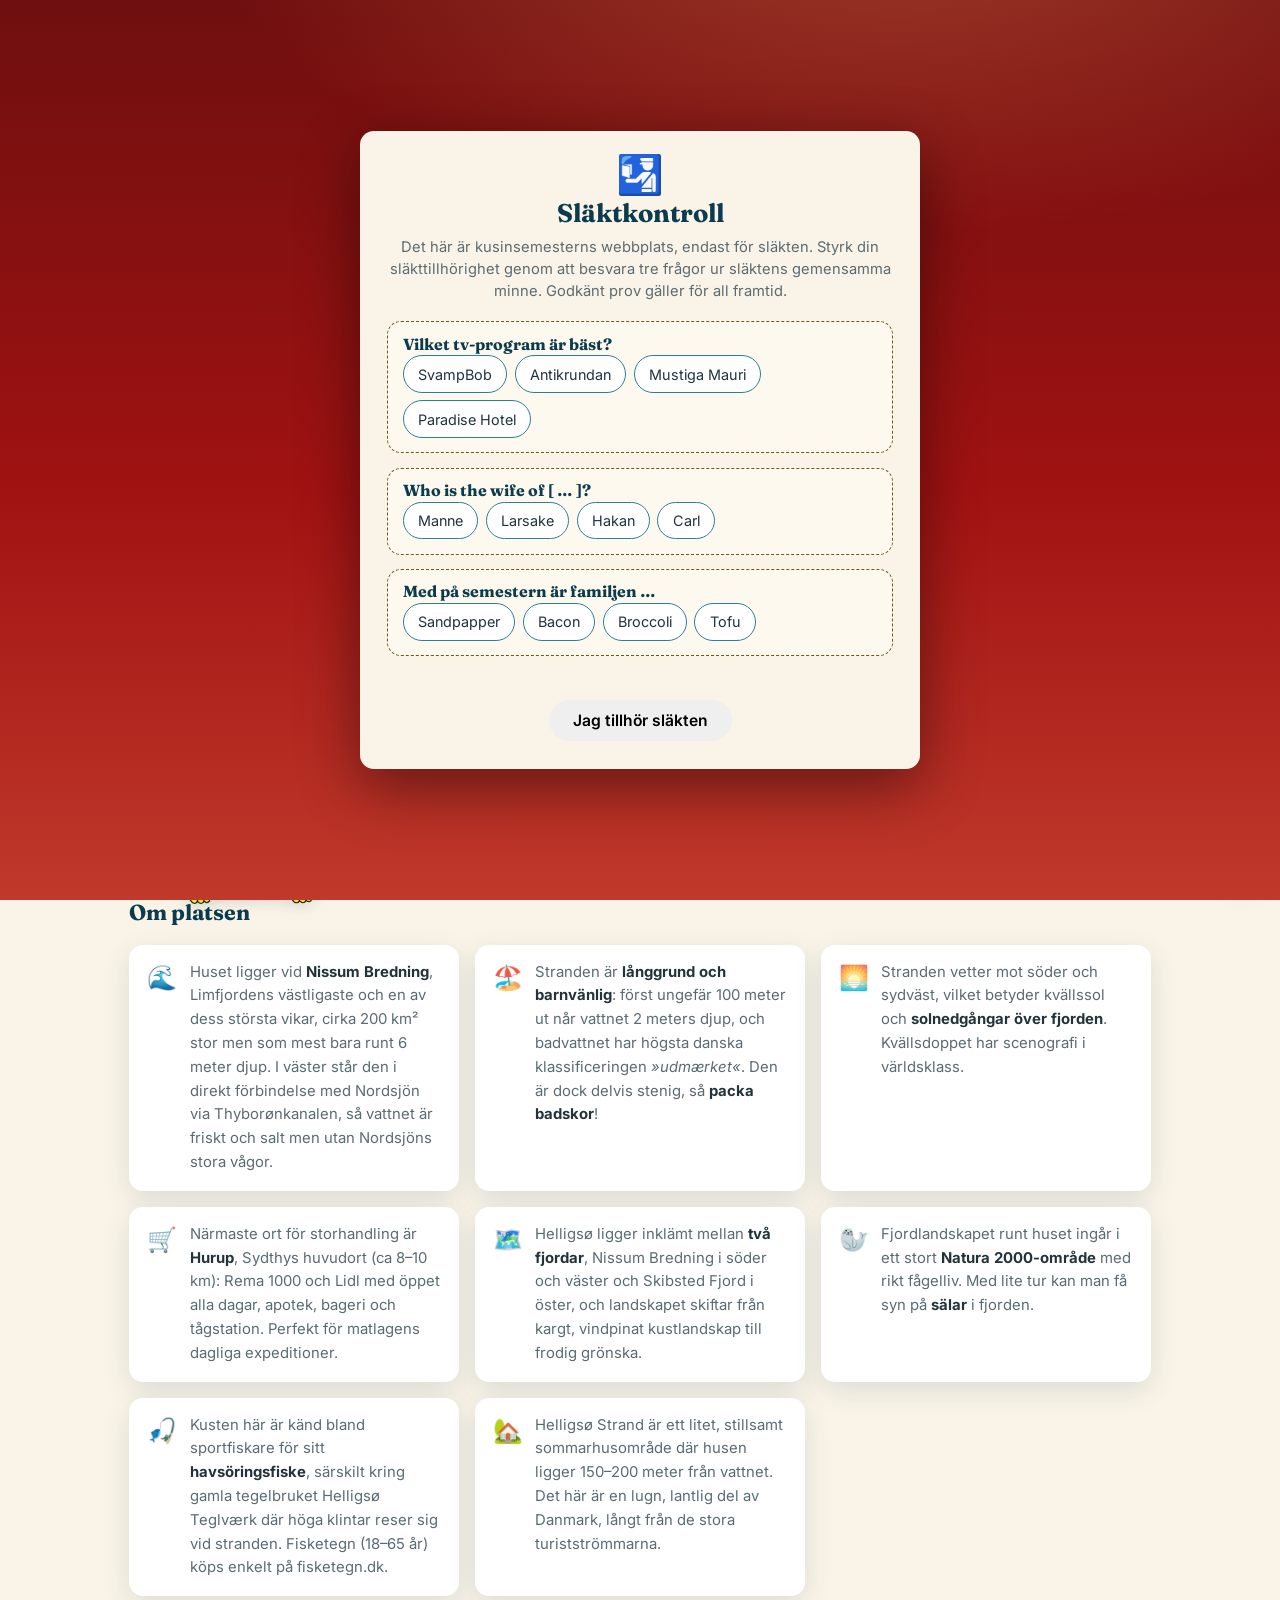
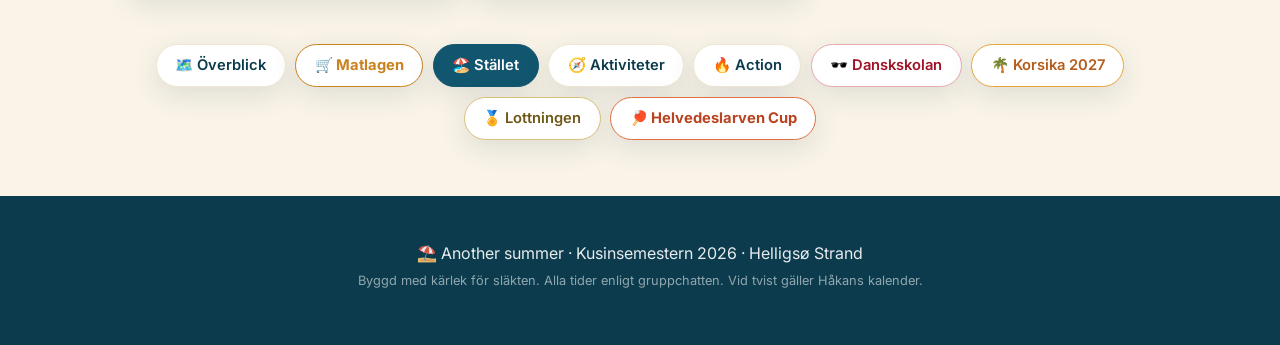
<file: stallet.html>
<!DOCTYPE html>
<html lang="sv">
<head>
  <meta charset="UTF-8">
  <meta name="viewport" content="width=device-width, initial-scale=1.0">
  <title>Stället · Kusinsemestern 2026</title>
  <meta name="description" content="Om stället: Helligsø Strand vid Nissum Bredning på sydvästra Thy – strand, karta och närområde.">
  <link rel="icon" href="data:image/svg+xml,<svg xmlns=%22http://www.w3.org/2000/svg%22 viewBox=%220 0 100 100%22><text y=%22.9em%22 font-size=%2290%22>⛱️</text></svg>">
  <link rel="preconnect" href="https://fonts.googleapis.com">
  <link rel="preconnect" href="https://fonts.gstatic.com" crossorigin>
  <link href="https://fonts.googleapis.com/css2?family=Fraunces:opsz,wght@9..144,400;9..144,600;9..144,700;9..144,900&family=Inter:wght@400;500;600;700&display=swap" rel="stylesheet">
  <link rel="manifest" href="manifest.webmanifest">
  <meta name="theme-color" content="#0b3b4d">
  <link rel="apple-touch-icon" href="img/app/apple-touch-icon.png">
  <meta name="apple-mobile-web-app-capable" content="yes">
  <meta name="mobile-web-app-capable" content="yes">
  <meta name="apple-mobile-web-app-title" content="Kusinsemestern">
  <meta name="apple-mobile-web-app-status-bar-style" content="black-translucent">
  <link rel="stylesheet" href="style.css">
</head>
<body>

  <nav class="topnav">
    <a class="brand" href="index.html">⛱️ Kusinsemestern <span>2026</span></a>
    <div class="navlinks">
      <a href="index.html">Överblick</a>
      <a href="matlagen.html" class="nav-mat">Matlagen</a>
      <a href="stallet.html" aria-current="page">Stället</a>
      <a href="aktiviteter.html">Aktiviteter</a>
      <a href="action.html">Action</a>
      <a href="danskskolan.html">Danskskolan</a>
      <a href="korsika.html">Korsika</a>
      <a href="lottningen.html" class="nav-lott">Lottningen</a>
      <a href="cupen.html" class="nav-cup">Cupen</a>
    </div>
  </nav>

  <header class="page-header">
    <h1><span class="ph-emoji">🏖️</span> Stället</h1>
    <p class="ph-sub">Helligsø Strand · Thy · Danmark 🇩🇰</p>
    <svg class="wave" viewBox="0 0 1440 90" preserveAspectRatio="none" aria-hidden="true">
      <path d="M0,48 C240,88 480,8 720,40 C960,72 1200,20 1440,52 L1440,90 L0,90 Z" fill="var(--paper)"></path>
    </svg>
  </header>

  <main>

    <section class="section">
      <p class="lead">Huset ligger i Helligsø Strand, ett litet sommarhusområde alldeles vid vattnet
        på sydvästra Thy, med Limfjordens öppna vidder utanför dörren och himlen som störst.</p>

      <div class="address-box">
        <div>
          <h3>Adress</h3>
          <p class="address">Helligsøvej 2D, Helligsø Strand<br>7760 Hurup Thy, Danmark</p>
          <a class="btn btn-secondary" href="https://www.google.com/maps/search/?api=1&amp;query=Helligs%C3%B8vej%202D%2C%207760%20Hurup%20Thy%2C%20Danmark"
             target="_blank" rel="noopener">Öppna i Google Maps ↗</a>
        </div>
        <div class="map-frame">
          <iframe title="Karta över Helligsø Strand"
            src="https://maps.google.com/maps?q=Helligs%C3%B8vej%202D%2C%207760%20Hurup%20Thy%2C%20Danmark&z=10&output=embed"
            loading="lazy" referrerpolicy="no-referrer-when-downgrade"></iframe>
        </div>
      </div>

      <h3 class="subheading">Om platsen</h3>
      <div class="facts" id="plats-fakta">
        <div class="fact"><span>🌊</span><p>Huset ligger vid <strong>Nissum Bredning</strong>, Limfjordens
          västligaste och en av dess största vikar, cirka 200 km² stor men som mest bara runt 6 meter djup.
          I väster står den i direkt förbindelse med Nordsjön via Thyborønkanalen, så vattnet är friskt
          och salt men utan Nordsjöns stora vågor.</p></div>
        <div class="fact"><span>🏖️</span><p>Stranden är <strong>långgrund och barnvänlig</strong>: först
          ungefär 100 meter ut når vattnet 2 meters djup, och badvattnet har högsta danska klassificeringen
          <em>»udmærket«</em>. Den är dock delvis stenig, så <strong>packa badskor</strong>!</p></div>
        <div class="fact"><span>🌅</span><p>Stranden vetter mot söder och sydväst, vilket betyder kvällssol
          och <strong>solnedgångar över fjorden</strong>. Kvällsdoppet har scenografi i världsklass.</p></div>
        <div class="fact"><span>🛒</span><p>Närmaste ort för storhandling är <strong>Hurup</strong>, Sydthys
          huvudort (ca 8–10 km): Rema 1000 och Lidl med öppet alla dagar, apotek, bageri och tågstation.
          Perfekt för matlagens dagliga expeditioner.</p></div>
        <div class="fact"><span>🗺️</span><p>Helligsø ligger inklämt mellan <strong>två fjordar</strong>,
          Nissum Bredning i söder och väster och Skibsted Fjord i öster, och landskapet skiftar från kargt,
          vindpinat kustlandskap till frodig grönska.</p></div>
        <div class="fact"><span>🦭</span><p>Fjordlandskapet runt huset ingår i ett stort
          <strong>Natura 2000-område</strong> med rikt fågelliv. Med lite tur kan man få syn på
          <strong>sälar</strong> i fjorden.</p></div>
        <div class="fact"><span>🎣</span><p>Kusten här är känd bland sportfiskare för sitt
          <strong>havsöringsfiske</strong>, särskilt kring gamla tegelbruket Helligsø Teglværk där höga
          klintar reser sig vid stranden. Fisketegn (18–65 år) köps enkelt på fisketegn.dk.</p></div>
        <div class="fact"><span>🏡</span><p>Helligsø Strand är ett litet, stillsamt sommarhusområde där
          husen ligger 150–200 meter från vattnet. Det här är en lugn, lantlig del av Danmark, långt från de stora
          turistströmmarna.</p></div>
      </div>

      <nav class="section-nav" aria-label="Alla sidor">
        <a href="index.html">🗺️ Överblick</a>
        <a href="matlagen.html" class="sn-mat">🛒 Matlagen</a>
        <a href="stallet.html" aria-current="page">🏖️ Stället</a>
        <a href="aktiviteter.html">🧭 Aktiviteter</a>
        <a href="action.html">🔥 Action</a>
        <a href="danskskolan.html" class="sn-dansk">🕶️ Danskskolan</a>
        <a href="korsika.html" class="sn-sun">🌴 Korsika 2027</a>
        <a href="lottningen.html" class="sn-gold">🏅 Lottningen</a>
        <a href="cupen.html" class="sn-cup">🏓 Helvedeslarven Cup</a>
      </nav>
    </section>

  </main>

  <footer class="footer">
    <p>⛱️ Another summer · Kusinsemestern 2026 · Helligsø Strand</p>
    <p class="footer-small">Byggd med kärlek för släkten. Alla tider enligt gruppchatten. Vid tvist gäller Håkans kalender.</p>
  </footer>

  <script src="app.js"></script>
</body>
</html>
</file>
<file: style.css>
/* ═══════════════ Kusinsemestern 2026 ═══════════════ */

:root {
  --sea-deep: #0b3b4d;
  --sea: #12556e;
  --sea-light: #2e7d9b;
  --sun: #e8a63c;
  --sun-deep: #c9821e;
  --paper: #faf4e8;
  --paper-deep: #f1e6d0;
  --ink: #22333b;
  --ink-soft: #5b6b72;
  --green: #4d8f6a;
  --green-soft: #cfe6d8;
  --gold: #9a7b2d;
  --gold-deep: #6f5716;
  --gold-light: #d9c07a;
  --parchment: #fdf9ee;
  --danger: #b0503c;
  --radius: 14px;
  --shadow: 0 8px 28px rgba(11, 59, 77, 0.12);
  --font-display: "Fraunces", Georgia, "Times New Roman", serif;
  --font-body: "Inter", -apple-system, "Segoe UI", Roboto, sans-serif;
}

* { box-sizing: border-box; }
html { scroll-behavior: smooth; scroll-padding-top: 3.5rem; }
/* Ingen blå tap-highlight när man petar på klickbara element (surfare, SvampBob m.m.) på mobilen. */
* { -webkit-tap-highlight-color: transparent; }
[hidden] { display: none !important; }

body {
  margin: 0;
  font-family: var(--font-body);
  color: var(--ink);
  background: var(--paper);
  line-height: 1.6;
}

h1, h2, h3 { font-family: var(--font-display); line-height: 1.15; }

/* ─────────────── Nav ─────────────── */
.topnav {
  position: sticky;
  top: 0;
  z-index: 50;
  display: flex;
  justify-content: space-between;
  align-items: center;
  gap: 1rem;
  padding: 0.55rem 1.2rem;
  background: rgba(9, 48, 63, 0.95);
  backdrop-filter: blur(8px);
  -webkit-backdrop-filter: blur(8px);
  border-bottom: 1px solid rgba(255, 255, 255, 0.08);
}
.topnav a { color: #fff; text-decoration: none; font-weight: 600; font-size: 0.95rem; }
.topnav .brand { font-family: var(--font-display); font-size: 1.05rem; white-space: nowrap; }
.topnav .brand span { color: var(--sun); }
.navlinks { display: flex; gap: 0.3rem; flex-wrap: wrap; justify-content: center; }
.navlinks a {
  padding: 0.4rem 0.85rem;
  border-radius: 999px;
  font-size: 0.88rem;
  color: rgba(255, 255, 255, 0.82);
  transition: background 0.15s ease, color 0.15s ease;
}
.navlinks a:hover { background: rgba(255, 255, 255, 0.12); color: #fff; }
.navlinks a[aria-current="page"] { background: var(--sun); color: #0b3b4d; }
/* Lottningen är extra viktig och ska sticka ut – gyllene med diskret ram. */
.navlinks a.nav-lott:not([aria-current="page"]) {
  color: var(--gold-light);
  background: rgba(217, 192, 122, 0.14);
  box-shadow: inset 0 0 0 1px rgba(217, 192, 122, 0.5);
  font-weight: 700;
}
.navlinks a.nav-lott:not([aria-current="page"]):hover {
  background: rgba(217, 192, 122, 0.28);
  color: #f4e4b0;
}
/* Cupen: eldig knapp i larvens tecken. */
.navlinks a.nav-cup:not([aria-current="page"]) {
  color: #ffb38a;
  background: rgba(224, 99, 46, 0.16);
  box-shadow: inset 0 0 0 1px rgba(224, 119, 66, 0.55);
  font-weight: 700;
}
.navlinks a.nav-cup:not([aria-current="page"]):hover {
  background: rgba(224, 99, 46, 0.32);
  color: #ffd0b0;
}
/* Matlagen är het mitt under semestern – solfärgad knapp som syns direkt. */
.navlinks a.nav-mat:not([aria-current="page"]) {
  color: #fff;
  background: linear-gradient(160deg, var(--sun), var(--sun-deep));
  font-weight: 700;
  box-shadow: 0 2px 10px rgba(201, 130, 30, 0.45);
}
.navlinks a.nav-mat:not([aria-current="page"]):hover {
  background: linear-gradient(160deg, #f2b64f, var(--sun));
  color: #fff;
}

/* ─────────────── Hero ─────────────── */
.hero {
  position: relative;
  z-index: 0; /* egen stapelkontext så surfarnas djupordning stannar i sidhuvudet */
  text-align: center;
  padding: 5.5rem 1.2rem 9rem;
  color: #fff;
  background:
    radial-gradient(ellipse 90% 60% at 70% -10%, rgba(232, 166, 60, 0.5), transparent 60%),
    linear-gradient(180deg, #0b3b4d 0%, #12556e 45%, #2e7d9b 80%, #4c9cb8 100%);
  overflow: hidden;
}
.hero-kicker {
  font-size: 0.85rem;
  letter-spacing: 0.08em;
  text-transform: uppercase;
  color: rgba(255, 255, 255, 0.85);
  margin: 0 0 1.5rem;
}
.hero h1 {
  font-size: clamp(2.6rem, 8vw, 5rem);
  font-weight: 900;
  margin: 0;
  text-shadow: 0 3px 24px rgba(0, 0, 0, 0.25);
}
.hero .year { color: var(--sun); font-size: 1.2em; }
.hero-sub { font-size: clamp(1.05rem, 3vw, 1.4rem); margin: 1.2rem 0 0.2rem; font-weight: 500; }
.hero-dates {
  font-family: var(--font-display);
  font-size: clamp(1.3rem, 4vw, 1.9rem);
  margin: 0.2rem 0 1.8rem;
  color: var(--sun);
  font-weight: 700;
}
.countdown {
  display: inline-flex;
  gap: 0.6rem;
  flex-wrap: wrap;
  justify-content: center;
}
/* Klockan är klickbar (Otto sjunger); själva pointer-events-undantaget sätts
   efter hero-textens pass-through-regel längre ned så att det vinner. */
.countdown.klickbar-klocka { cursor: pointer; }
.countdown.klickbar-klocka .cd-box { transition: transform 0.15s ease, background 0.15s ease; }
.countdown.klickbar-klocka:hover .cd-box { background: rgba(255, 255, 255, 0.2); transform: translateY(-2px); }
.countdown .cd-box {
  background: rgba(255, 255, 255, 0.12);
  border: 1px solid rgba(255, 255, 255, 0.25);
  border-radius: var(--radius);
  padding: 0.6rem 1rem;
  min-width: 4.6rem;
}
.countdown .cd-num { display: block; font-family: var(--font-display); font-size: 1.7rem; font-weight: 700; }
.countdown .cd-label { font-size: 0.72rem; text-transform: uppercase; letter-spacing: 0.06em; opacity: 0.85; }
.countdown .cd-here { font-family: var(--font-display); font-size: 1.5rem; padding: 0.8rem 1.4rem; }
.hero-scroll { margin-top: 2.2rem; }
.hero-scroll a { color: rgba(255, 255, 255, 0.85); text-decoration: none; font-size: 0.9rem; }
.wave { position: absolute; bottom: -1px; left: 0; width: 100%; height: 90px; }

/* ─────────────── Sidhuvud (undersidor) ─────────────── */
.page-header {
  position: relative;
  z-index: 0; /* egen stapelkontext så surfarnas djupordning stannar i sidhuvudet */
  text-align: center;
  padding: 3.2rem 1.2rem 9rem; /* luft under texten så surfarna (med kroppar) inte rider över den */
  color: #fff;
  background:
    radial-gradient(ellipse 80% 60% at 70% -20%, rgba(232, 166, 60, 0.4), transparent 60%),
    linear-gradient(180deg, #0b3b4d 0%, #12556e 60%, #2e7d9b 100%);
  overflow: hidden;
}
.page-header h1 {
  font-size: clamp(2rem, 6vw, 3.2rem);
  font-weight: 900;
  margin: 0;
  text-shadow: 0 3px 20px rgba(0, 0, 0, 0.22);
}
.page-header .ph-emoji { margin-right: 0.3rem; }
.page-header .ph-sub {
  margin: 0.7rem 0 0;
  font-size: clamp(1rem, 2.6vw, 1.2rem);
  color: rgba(255, 255, 255, 0.9);
}

/* ─────────────── Korsika 2027 🌴 ─────────────── */
.korsika-header {
  background:
    radial-gradient(ellipse 70% 55% at 78% -10%, rgba(255, 200, 90, 0.65), transparent 62%),
    linear-gradient(180deg, #0d5c86 0%, #0e7f96 55%, #2aa8ad 100%);
}
.korsika-dagar {
  font-family: var(--font-display);
  color: #ffd9a0;
  font-weight: 600;
  min-height: 1.2em;
}
.vs-table {
  width: 100%;
  min-width: 560px;
  border-collapse: collapse;
  font-size: 0.93rem;
}
.vs-table th, .vs-table td { padding: 0.6rem 0.8rem; text-align: left; vertical-align: top; }
.vs-table thead th {
  font-family: var(--font-display);
  font-size: 1.02rem;
  color: var(--sea-deep);
  border-bottom: 2px solid var(--paper-deep);
}
.vs-table tbody th { color: var(--sea-deep); white-space: nowrap; }
.vs-table tbody tr:nth-child(odd) { background: rgba(241, 230, 208, 0.4); }
.vs-table td:last-child { color: #0e7f96; font-weight: 600; }

.vykort-galleri {
  display: grid;
  grid-template-columns: repeat(auto-fit, minmax(280px, 1fr));
  gap: 1.4rem;
  margin-top: 1.4rem;
}
.vykort {
  position: relative;
  margin: 0;
  background: #fff;
  padding: 0.8rem 0.8rem 1rem;
  border-radius: 6px;
  box-shadow: var(--shadow);
  transform: rotate(-0.7deg);
}
.vykort:nth-child(even) { transform: rotate(0.8deg); }
.vykort figcaption {
  margin-top: 0.7rem;
  font-family: var(--font-display);
  font-style: italic;
  font-size: 0.92rem;
  color: var(--ink-soft);
  line-height: 1.45;
}
.frimarke {
  position: absolute;
  top: 1rem;
  right: 1rem;
  width: 34px;
  height: 40px;
  display: flex;
  align-items: center;
  justify-content: center;
  font-size: 18px;
  background: #fdf9ee;
  border: 2px dashed var(--gold-light);
  transform: rotate(4deg);
}
/* Vykortsfoton: äkta drömbilder ur img/korsika/, frammanade åt Drömkommissionen. */
.vykort-foto {
  display: block;
  width: 100%;
  height: auto;
  aspect-ratio: 3 / 2;
  object-fit: cover;
  border-radius: 4px;
}

.sn-sun[aria-current="page"], .section-nav a.sn-sun[aria-current="page"] {
  background: linear-gradient(135deg, #e8883c, #c05621);
  border-color: #c05621;
  color: #fff;
}
.section-nav a.sn-sun { border-color: #e8a63c; color: #b45d1c; }

/* ─────────────── Jojjes danskskola 🕶️🎤 ─────────────── */
.dansk-header {
  background:
    radial-gradient(ellipse 70% 60% at 24% -10%, rgba(200, 16, 46, 0.5), transparent 62%),
    radial-gradient(ellipse 55% 45% at 86% 4%, rgba(232, 166, 60, 0.35), transparent 65%),
    linear-gradient(180deg, #151020 0%, #251a33 55%, #3b2749 100%);
}
.dansk-deko { position: absolute; opacity: 0.85; text-shadow: 0 4px 10px rgba(0, 0, 0, 0.4); }

/* MC Jojje: huvud, solbrillor som droppar ner, guldkedja med medaljong */
.dj-jojje { position: relative; display: inline-block; margin-bottom: 0.4rem; }
.dj-head {
  position: relative;
  width: 158px;
  height: 158px;
  margin: 0 auto;
  filter: drop-shadow(0 6px 18px rgba(0, 0, 0, 0.45));
  animation: dj-gung 2.4s ease-in-out infinite;
}
.dj-head img { width: 100%; height: 100%; object-fit: contain; }
@keyframes dj-gung {
  0%, 100% { transform: rotate(-3deg); }
  50% { transform: rotate(3deg); }
}
.dj-shades {
  position: absolute;
  top: 35%;
  left: 50%;
  width: 60%;
  height: 15%;
  transform: translateX(-50%);
  background: linear-gradient(180deg, #10131a 0 34%, transparent 34%);
  animation: shades-drop 1s cubic-bezier(0.2, 1.35, 0.4, 1) 0.6s backwards;
}
.dj-shades::before,
.dj-shades::after {
  content: '';
  position: absolute;
  top: 0;
  width: 39%;
  height: 100%;
  background: #10131a;
  /* pixeltrappa i klassisk deal with it-stil */
  clip-path: polygon(0 0, 100% 0, 100% 64%, 82% 64%, 82% 100%, 18% 100%, 18% 64%, 0 64%);
  box-shadow: inset 0 -3px 0 rgba(255, 255, 255, 0.14);
}
.dj-shades::before { left: 5%; }
.dj-shades::after { right: 5%; }
@keyframes shades-drop {
  from { transform: translateX(-50%) translateY(-120px); opacity: 0; }
}
.dj-chain {
  width: 118px;
  height: 56px;
  margin: -26px auto 0;
  border-bottom: 7px dotted var(--sun);
  border-radius: 50%;
  position: relative;
}
.dj-medal {
  position: absolute;
  left: 50%;
  bottom: -26px;
  transform: translateX(-50%);
  width: 46px;
  height: 46px;
  border-radius: 50%;
  background: radial-gradient(circle at 35% 30%, #ffe9b0, var(--sun) 45%, var(--sun-deep) 85%);
  display: flex;
  align-items: center;
  justify-content: center;
  font-family: var(--font-display);
  font-weight: 900;
  font-size: 1.35rem;
  color: #4a3407;
  box-shadow: 0 4px 10px rgba(0, 0, 0, 0.4);
}
.beat-btn {
  margin-top: 1.2rem;
  border: 1.5px solid rgba(255, 255, 255, 0.4);
  background: rgba(255, 255, 255, 0.1);
  color: #fff;
  border-radius: 999px;
  padding: 0.5rem 1.2rem;
  font-family: var(--font-body);
  font-size: 0.92rem;
  font-weight: 600;
  cursor: pointer;
  transition: background 0.12s ease, transform 0.12s ease;
}
.beat-btn:hover { transform: translateY(-1px); }
.beat-btn[aria-pressed="true"] { background: var(--sun); border-color: var(--sun); color: #201305; }
.dansk-header.bumpar .dj-head { animation: dj-bump 0.682s ease-in-out infinite; } /* 88 bpm */
@keyframes dj-bump {
  0%, 100% { transform: rotate(-3deg) scale(1); }
  12% { transform: rotate(-2deg) scale(1.07); }
  50% { transform: rotate(3deg) scale(1); }
  62% { transform: rotate(2deg) scale(1.05); }
}

/* Mixtape-spårlistan */
.spor-liste { display: grid; gap: 0.9rem; margin-top: 1.4rem; }
.spor {
  display: flex;
  gap: 1rem;
  align-items: flex-start;
  background: linear-gradient(135deg, #1c1526, #2a1e38);
  color: #f3ecf9;
  border: 1px solid rgba(232, 166, 60, 0.35);
  border-radius: var(--radius);
  padding: 1.1rem 1.2rem;
  box-shadow: var(--shadow);
}
.spor-nr {
  font-family: var(--font-display);
  font-weight: 900;
  font-size: 1.5rem;
  color: var(--sun);
  min-width: 2.3rem;
  line-height: 1.3;
}
.spor-ord { margin: 0; font-size: 1.4rem; color: #fff; display: inline; }
.spor-uttal { color: var(--gold-light); font-style: italic; margin-left: 0.5rem; font-size: 0.92rem; white-space: nowrap; }
.spor-body p { margin: 0.4rem 0 0; font-size: 0.93rem; color: rgba(243, 236, 249, 0.88); }
.spor-ex { font-style: italic; }
.spor-ex-sv { display: block; font-style: normal; font-size: 0.85rem; color: rgba(243, 236, 249, 0.6); }
.spor-jojje { color: var(--gold-light); }
.say-btn {
  margin-left: auto;
  align-self: center;
  flex-shrink: 0;
  width: 44px;
  height: 44px;
  border-radius: 50%;
  border: 1.5px solid var(--sun);
  background: rgba(232, 166, 60, 0.15);
  font-size: 1.1rem;
  cursor: pointer;
  transition: transform 0.12s ease, background 0.12s ease;
}
.say-btn:hover { transform: scale(1.1); background: rgba(232, 166, 60, 0.32); }
.say-btn.sjunger { background: var(--sun); animation: dj-bump 0.682s ease-in-out infinite; }

/* Eksamen */
.eksamen-fraga {
  background: #fff;
  border-radius: var(--radius);
  box-shadow: var(--shadow);
  padding: 1.1rem 1.2rem;
  margin-top: 1rem;
}
.eksamen-q { margin: 0 0 0.7rem; font-weight: 600; }
.eksamen-nr { color: #c8102e; font-family: var(--font-display); font-weight: 900; margin-right: 0.2rem; }
.eksamen-svar { display: grid; gap: 0.45rem; grid-template-columns: repeat(auto-fit, minmax(230px, 1fr)); }
.eksamen-alt {
  text-align: left;
  border: 1.5px solid var(--paper-deep);
  background: var(--parchment);
  border-radius: 9px;
  padding: 0.5rem 0.8rem;
  font-family: var(--font-body);
  font-size: 0.9rem;
  font-weight: 500;
  color: var(--ink);
  cursor: pointer;
  transition: border-color 0.12s ease, transform 0.12s ease;
}
.eksamen-alt:hover { border-color: #c8102e; transform: translateY(-1px); }
.eksamen-fraga.klar .eksamen-alt { cursor: default; opacity: 0.55; transform: none; }
.eksamen-fraga.klar .eksamen-alt.ratt { border-color: var(--green); background: var(--green-soft); opacity: 1; font-weight: 700; }
.eksamen-fraga.klar .eksamen-alt.fel { border-color: var(--danger); background: #f6dfd9; opacity: 1; }
.eksamen-fakta { font-size: 0.85rem; color: var(--ink-soft); margin: 0.7rem 0 0; }
.eksamen-resultat {
  margin-top: 1.6rem;
  background: linear-gradient(135deg, #1c1526, #2a1e38);
  color: #fff;
  border: 1px solid rgba(232, 166, 60, 0.4);
  border-radius: var(--radius);
  padding: 1.6rem 1.4rem;
  text-align: center;
  box-shadow: var(--shadow);
}
.eksamen-rank { font-family: var(--font-display); font-size: 1.7rem; font-weight: 900; margin: 0 0 0.3rem; color: var(--sun); }
.eksamen-poang { margin: 0; color: var(--gold-light); font-weight: 600; }
.eksamen-ord { margin: 0.6rem auto 1rem; max-width: 34rem; color: rgba(255, 255, 255, 0.9); }
.eksamen-igen { border-color: var(--gold-light); color: var(--gold-light); }

.section-nav a.sn-dansk { border-color: #e6a9b1; color: #a01327; }
.section-nav a.sn-dansk[aria-current="page"] {
  background: linear-gradient(135deg, #c8102e, #8e0b20);
  border-color: #8e0b20;
  color: #fff;
}
@media (prefers-reduced-motion: reduce) {
  .dj-head, .dansk-header.bumpar .dj-head, .say-btn.sjunger { animation: none; }
  .dj-shades { animation: none; }
}

/* ─────────────── Sidnavigering (alla sidor, aktuell markerad) ─────────────── */
.section-nav {
  display: flex;
  flex-wrap: wrap;
  gap: 0.6rem;
  justify-content: center;
  margin-top: 3rem;
}
.section-nav-ceremony { margin-top: 2.4rem; }
.section-nav a {
  display: inline-block;
  border-radius: 999px;
  padding: 0.55rem 1.15rem;
  background: #fff;
  border: 1.5px solid var(--paper-deep);
  color: var(--sea-deep);
  text-decoration: none;
  font-weight: 600;
  font-size: 0.92rem;
  box-shadow: var(--shadow);
  transition: transform 0.12s ease, border-color 0.12s ease;
}
.section-nav a:hover { transform: translateY(-1px); border-color: var(--sea-light); }
.section-nav a[aria-current="page"] {
  background: var(--sea);
  border-color: var(--sea);
  color: #fff;
  cursor: default;
}
.section-nav a[aria-current="page"]:hover { transform: none; }
.section-nav a.sn-gold { border-color: var(--gold-light); color: var(--gold-deep); }
.section-nav a.sn-gold[aria-current="page"] {
  background: linear-gradient(135deg, #a8842f, var(--gold-deep));
  border-color: var(--gold-deep);
  color: #fff;
}
.section-nav a.sn-mat { border-color: var(--sun-deep); color: var(--sun-deep); font-weight: 700; }
.section-nav a.sn-mat[aria-current="page"] {
  background: linear-gradient(135deg, var(--sun), var(--sun-deep));
  border-color: var(--sun-deep);
  color: #fff;
}
.section-nav a.sn-cup { border-color: #e07040; color: #b8431f; font-weight: 700; }
.section-nav a.sn-cup[aria-current="page"] {
  background: linear-gradient(135deg, #e0632e, #a83a18);
  border-color: #a83a18;
  color: #fff;
}

/* ─────────────── Helvedeslarven Cup 🐛🔥🏓 ─────────────── */
/* Pokalbilden är hela sidhuvudets fond: mörk skimning överst för
   läsbar rubrik, själva fotot i mitten, och det gamla eldiga
   gradientlagret underst som målas medan bilden laddar. */
.cup-header {
  background:
    linear-gradient(180deg, rgba(18, 7, 7, 0.68) 0%, rgba(28, 9, 11, 0.38) 48%, rgba(18, 7, 7, 0.14) 100%),
    url('img/cup-omslag.webp') center 32% / cover no-repeat,
    linear-gradient(180deg, #1c0d0d 0%, #3a151c 55%, #58212b 100%);
}
.cup-header h1,
.cup-header .ph-sub { text-shadow: 0 2px 16px rgba(0, 0, 0, 0.75), 0 0 40px rgba(0, 0, 0, 0.4); }
/* Filmen ligger bakom innehållet, skimningen ovanpå filmen. Kan filmen
   inte spelas står stillbilden i sidhuvudets bakgrund kvar därunder. */
.cup-fond {
  position: absolute;
  inset: 0;
  width: 100%;
  height: 100%;
  object-fit: cover;
  object-position: center 6%;
  z-index: -2;
}
.cup-fond-ton {
  position: absolute;
  inset: 0;
  z-index: -1;
  background: linear-gradient(180deg, rgba(18, 7, 7, 0.68) 0%, rgba(28, 9, 11, 0.38) 48%, rgba(18, 7, 7, 0.14) 100%);
}
@media (prefers-reduced-motion: reduce) {
  .cup-fond { display: none !important; } /* vinner över inline-livremmen */
}

/* Regelboken: numrerade paragrafer i protokollsstil */
.cup-regler {
  list-style: none;
  counter-reset: regel;
  margin: 1.2rem 0 0;
  padding: 0;
  max-width: 720px;
}
.cup-regler li {
  counter-increment: regel;
  position: relative;
  padding: 0.55rem 0.9rem 0.55rem 3.1rem;
  margin: 0.4rem 0;
  background: #fff;
  border: 1px solid var(--paper-deep);
  border-radius: 12px;
  line-height: 1.45;
}
.cup-regler li::before {
  content: '§' counter(regel);
  position: absolute;
  left: 0.75rem;
  top: 50%;
  transform: translateY(-50%);
  font-family: var(--font-display);
  font-weight: 900;
  font-size: 0.95rem;
  color: #a83a18;
}

/* Seedningslistan */
.cup-seedning {
  list-style: none;
  margin: 1.2rem 0 0;
  padding: 0;
  display: grid;
  grid-template-columns: repeat(auto-fill, minmax(340px, 1fr));
  gap: 0.5rem 1rem;
}
.cup-seed {
  display: flex;
  align-items: center;
  gap: 0.55rem;
  padding: 0.45rem 0.7rem;
  background: #fff;
  border: 1px solid var(--paper-deep);
  border-radius: 12px;
}
.cup-seed-nr {
  flex: none;
  width: 1.7rem;
  height: 1.7rem;
  display: grid;
  place-items: center;
  background: linear-gradient(160deg, #e0632e, #a83a18);
  color: #fff;
  font-family: var(--font-display);
  font-weight: 900;
  font-size: 0.85rem;
  border-radius: 50%;
}
.cup-seed-ansikte { flex: none; width: 30px; height: 30px; border-radius: 50%; object-fit: cover; }
.cup-seed-namn { font-family: var(--font-display); font-weight: 700; color: var(--sea-deep); white-space: nowrap; }
.cup-seed-motiv { font-size: 0.8rem; color: var(--ink-soft); line-height: 1.25; }
.cup-sena {
  margin-top: 1rem;
  padding: 0.8rem 1.1rem;
  background: linear-gradient(150deg, #fdeee2, #fdf6ee 75%);
  border: 1px dashed rgba(224, 112, 64, 0.6);
  border-radius: var(--radius);
}
.cup-sena-rubrik {
  margin: 0 0 0.25rem;
  font-family: var(--font-display);
  font-weight: 700;
  font-size: 0.85rem;
  letter-spacing: 0.06em;
  text-transform: uppercase;
  color: #b8431f;
}
.cup-sena-text { margin: 0; font-size: 0.95rem; }

/* Gruppkorten med spelschema */
.cup-grupper {
  display: grid;
  grid-template-columns: repeat(auto-fit, minmax(280px, 1fr));
  gap: 1rem;
  margin-top: 1.2rem;
}
.cup-grupp {
  background: linear-gradient(172deg, #fffdf8, var(--parchment) 78%);
  border: 1px solid rgba(154, 123, 45, 0.3);
  border-radius: 16px;
  padding: 1rem 1.1rem;
  box-shadow: 0 6px 22px rgba(11, 59, 77, 0.1);
}
.cup-grupp h3 {
  margin: 0 0 0.6rem;
  font-family: var(--font-display);
  font-weight: 900;
  color: #a83a18;
}
.cup-medlem-ansikte { width: 26px; height: 26px; border-radius: 50%; object-fit: cover; }
/* Ställningstabellen i varje gruppkort */
.cup-tabell {
  width: 100%;
  border-collapse: collapse;
  margin: 0 0 0.8rem;
  font-size: 0.9rem;
}
.cup-tabell th {
  padding: 0.2rem 0.3rem;
  font-size: 0.66rem;
  font-weight: 700;
  letter-spacing: 0.08em;
  text-transform: uppercase;
  color: var(--ink-soft);
  text-align: center;
  border-bottom: 2px solid rgba(154, 123, 45, 0.4);
}
.cup-tabell th.cup-th-namn { text-align: left; }
.cup-tabell td {
  padding: 0.3rem 0.3rem;
  text-align: center;
  border-bottom: 1px solid rgba(154, 123, 45, 0.22);
  white-space: nowrap;
}
.cup-td-plac { font-family: var(--font-display); font-weight: 900; color: var(--ink-soft); width: 1.4rem; }
.cup-td-namn {
  display: flex;
  align-items: center;
  gap: 0.4rem;
  text-align: left;
  font-family: var(--font-display);
  font-weight: 700;
  color: var(--sea-deep);
}
.cup-tabell-kval { background: rgba(224, 112, 64, 0.09); }
.cup-tabell-kval .cup-td-plac { color: #a83a18; }
.cup-omgang { border-top: 1px dashed rgba(154, 123, 45, 0.4); padding: 0.5rem 0 0.2rem; }
.cup-omgang-rubrik {
  margin: 0 0 0.15rem;
  font-size: 0.72rem;
  font-weight: 700;
  letter-spacing: 0.08em;
  text-transform: uppercase;
  color: var(--ink-soft);
}
.cup-vila { text-transform: none; letter-spacing: 0; font-weight: 600; }
.cup-match-rad {
  display: flex;
  align-items: baseline;
  gap: 0.5rem;
  margin: 0.15rem 0;
  font-size: 0.93rem;
}
.cup-match-par { font-weight: 600; }
.cup-felhand {
  flex: none;
  font-size: 0.72rem;
  font-weight: 700;
  color: #b8431f;
  background: rgba(224, 112, 64, 0.14);
  border: 1px solid rgba(224, 112, 64, 0.45);
  border-radius: 999px;
  padding: 0.05rem 0.5rem;
  white-space: nowrap;
}
.cup-resultat { flex: 1; min-width: 2.2rem; border-bottom: 2px dotted rgba(11, 59, 77, 0.35); }
.cup-resultat-klar {
  flex: none;
  margin-left: auto;
  border-bottom: 0;
  padding: 0.02rem 0.55rem;
  background: rgba(224, 112, 64, 0.14);
  border: 1px solid rgba(224, 112, 64, 0.4);
  border-radius: 999px;
  font-weight: 700;
  font-size: 0.85rem;
  color: #a83a18;
}
.cup-match-par strong { color: #a83a18; }

/* Slutspelsträdet: tre kolumner där paren binds ihop med linjer. */
.cup-trad { min-width: 760px; padding: 0.5rem 0.2rem 1rem; }
.cup-kolumner { display: flex; gap: 44px; }
.cup-kolumn { flex: 1; display: flex; flex-direction: column; }
.cup-kolumn-rubrik {
  margin: 0 0 0.6rem;
  text-align: center;
  font-family: var(--font-display);
  font-weight: 900;
  font-size: 1rem;
  color: #a83a18;
}
.cup-kolumn > .cup-par { flex: 1; display: flex; flex-direction: column; justify-content: space-around; position: relative; }
.cup-match {
  position: relative;
  background: #fff;
  border: 1px solid rgba(168, 58, 24, 0.35);
  border-radius: 12px;
  padding: 0.45rem 0.6rem 0.55rem;
  margin: 0.45rem 0;
  box-shadow: 0 4px 14px rgba(11, 59, 77, 0.08);
}
.cup-match-nr {
  margin: 0 0 0.25rem;
  font-size: 0.68rem;
  font-weight: 700;
  letter-spacing: 0.09em;
  text-transform: uppercase;
  color: #b8431f;
}
.cup-slot {
  display: flex;
  align-items: center;
  gap: 0.4rem;
  padding: 0.28rem 0.4rem;
  border-radius: 8px;
  background: var(--paper);
  margin-top: 0.25rem;
  min-height: 2rem;
}
.cup-slot-klar { background: linear-gradient(150deg, #fdeadd, #fdf4ea); border: 1px solid rgba(224, 112, 64, 0.45); }
.cup-slot-ansikte { width: 26px; height: 26px; border-radius: 50%; object-fit: cover; }
.cup-slot-namn { font-family: var(--font-display); font-weight: 700; font-size: 0.9rem; color: var(--sea-deep); }
.cup-slot-not { margin-left: auto; font-size: 0.68rem; color: #b8431f; font-weight: 600; white-space: nowrap; }
.cup-slot-set {
  flex: none;
  margin-left: 0.5rem;
  min-width: 1.35rem;
  text-align: center;
  font-family: var(--font-display);
  font-weight: 900;
  font-size: 0.92rem;
  color: #a83a18;
  background: rgba(224, 112, 64, 0.13);
  border-radius: 7px;
  padding: 0.06rem 0.25rem;
}
.cup-slot-set:only-child, .cup-slot-namn + .cup-slot-set { margin-left: auto; }
.cup-slot-vinnare {
  border: 1.5px solid #e0a23c;
  box-shadow: 0 0 0 2px rgba(224, 162, 60, 0.22);
}
.cup-slot-vinnare .cup-slot-namn { color: #8a5a10; }
/* Kopplingslinjerna: stub ut ur varje match, och en vertikal brygga per par. */
.cup-kolumn:not(:last-child) .cup-match::after {
  content: '';
  position: absolute;
  right: -22px;
  top: 50%;
  width: 22px;
  border-top: 2px solid rgba(168, 58, 24, 0.4);
}
.cup-kolumn:not(:last-child) .cup-par::after {
  content: '';
  position: absolute;
  right: -22px;
  top: 25%;
  height: 50%;
  border-right: 2px solid rgba(168, 58, 24, 0.4);
}
.cup-kolumn:not(:last-child) .cup-par::before {
  content: '';
  position: absolute;
  right: -44px;
  top: 50%;
  width: 22px;
  border-top: 2px solid rgba(168, 58, 24, 0.4);
}
.cup-mastare { margin-top: 0.9rem; text-align: center; }
.cup-mastare-ansikte {
  width: 76px;
  height: 76px;
  border-radius: 50%;
  object-fit: cover;
  border: 3px solid #e0a23c;
  box-shadow: 0 0 0 4px rgba(224, 162, 60, 0.3), 0 6px 22px rgba(168, 58, 24, 0.4);
}
.cup-mastare .cup-pokal { margin-top: 0.35rem; }
.cup-pokal {
  margin: 0.8rem 0 0;
  text-align: center;
  font-size: 2.2rem;
  line-height: 1.1;
}
.cup-pokal span {
  display: inline-block;
  font: 900 0.95rem var(--font-display);
  color: #a83a18;
  letter-spacing: 0.04em;
}

/* ─────────────── Sections ─────────────── */
.section { max-width: 1060px; margin: 0 auto; padding: 3.5rem 1.2rem; }
.section h2 {
  font-size: clamp(1.9rem, 5vw, 2.6rem);
  margin: 0 0 0.8rem;
  color: var(--sea-deep);
}
.section-emoji { margin-right: 0.4rem; }
.lead { font-size: 1.12rem; color: var(--ink-soft); max-width: 46rem; margin-top: 0; }

/* ─────────────── Alice födelsedagsspel 🎂 ─────────────── */
.fodelsedag-band {
  display: block;
  width: 100%;
  padding: 0.55rem 1rem;
  border: 0;
  cursor: pointer;
  text-align: center;
  font-family: var(--font-display);
  font-weight: 700;
  font-size: 0.98rem;
  color: #6b2b4d;
  background: linear-gradient(90deg, #ffd9e8, #ffe9b8 50%, #ffd9e8);
  transition: filter 0.15s ease;
}
.fodelsedag-band:hover { filter: brightness(1.04); }
.fodelsedag-band span { text-decoration: underline; }
.alice-overlay {
  position: fixed;
  inset: 0;
  z-index: 195;
  display: flex;
  padding: 1rem;
  overflow-y: auto;
  background:
    radial-gradient(ellipse 80% 55% at 25% -10%, rgba(255, 170, 200, 0.45), transparent 60%),
    radial-gradient(ellipse 80% 55% at 80% -10%, rgba(255, 214, 110, 0.4), transparent 60%),
    linear-gradient(180deg, #4a1d3d 0%, #6b2b4d 55%, #93536f 100%);
}
.alice-kort {
  position: relative;
  width: min(560px, 100%);
  margin: auto;
  background: var(--paper);
  border-radius: var(--radius);
  box-shadow: 0 18px 60px rgba(0, 0, 0, 0.45);
  padding: 1.4rem 1.5rem 1.6rem;
  text-align: center;
}
.alice-stang {
  position: absolute;
  top: 10px;
  right: 10px;
  width: 38px;
  height: 38px;
  border-radius: 50%;
  border: 0;
  background: rgba(11, 59, 77, 0.12);
  color: var(--sea-deep);
  font-size: 17px;
  cursor: pointer;
}
.alice-stang:hover { background: rgba(11, 59, 77, 0.25); }
.alice-kort h2 { margin: 0.6rem 0 0.5rem; color: var(--sea-deep); font-size: 1.55rem; }
.alice-kort p { margin: 0.5rem 0; color: var(--ink-soft); }
.alice-instruktion { font-size: 0.88rem; }
.alice-kort .btn { margin-top: 0.8rem; }
.alice-ansikten {
  display: flex;
  align-items: center;
  justify-content: center;
  gap: 0.8rem;
  margin-top: 0.4rem;
}
.alice-ansikten img { width: 84px; height: 84px; object-fit: contain; }
.alice-ansikten .alice-tartbild { width: 130px; height: 130px; }
.alice-mitt { font-size: 2.2rem; }
.alice-grattis {
  font-family: var(--font-display);
  font-weight: 900;
  font-size: 1.15rem;
  color: #b0357a;
}
.alice-status { margin: 0.4rem 0 0.6rem; font-weight: 600; color: var(--sea-deep); }
.alice-plan {
  position: relative;
  height: min(56vh, 460px);
  overflow: hidden;
  border-radius: 10px;
  background: linear-gradient(180deg, #bfe3f2 0%, #dff0f7 62%, #f6ecd9 82%, #f0e0bd 100%);
  touch-action: none;
  cursor: none;
}
.alice-plan.skakar { animation: alice-skak 0.35s ease; }
@keyframes alice-skak {
  0%, 100% { transform: translateX(0); }
  25% { transform: translateX(-7px); }
  50% { transform: translateX(6px); }
  75% { transform: translateX(-4px); }
}
.alice-spelare {
  position: absolute;
  bottom: 4px;
  left: 0;
  width: 84px;
  text-align: center;
  pointer-events: none;
  will-change: transform;
}
.alice-spelare img {
  width: 64px;
  height: 64px;
  object-fit: contain;
  filter: drop-shadow(0 2px 4px rgba(0, 0, 0, 0.3));
}
.alice-spelare span { display: block; font-size: 26px; margin-top: -10px; }
.alice-tarta {
  position: absolute;
  top: 0;
  left: 0;
  width: 64px;
  height: 64px;
  object-fit: contain;
  pointer-events: none;
  will-change: transform;
}
.alice-rop {
  position: absolute;
  transform: translate(-50%, -100%);
  font-family: var(--font-display);
  font-weight: 900;
  font-size: 1.1rem;
  color: #b0357a;
  text-shadow: 0 1px 0 #fff;
  pointer-events: none;
  animation: alice-rop 0.9s ease forwards;
}
@keyframes alice-rop {
  from { opacity: 1; margin-top: 0; }
  to { opacity: 0; margin-top: -34px; }
}
.alice-konfetti {
  position: absolute;
  top: 0;
  pointer-events: none;
}
/* Väljarscenen: vem ger sig ut på jakten? */
.alice-val {
  display: grid;
  grid-template-columns: repeat(auto-fill, minmax(74px, 1fr));
  gap: 0.45rem;
  margin-top: 0.9rem;
}
.alice-val-knapp {
  display: flex;
  flex-direction: column;
  align-items: center;
  gap: 2px;
  padding: 0.45rem 0.15rem 0.4rem;
  background: #eef5f9;
  border: 2px solid transparent;
  border-radius: 12px;
  cursor: pointer;
  font: inherit;
  color: var(--sea-deep);
  transition: transform 0.12s ease, background 0.12s ease, border-color 0.12s ease;
}
.alice-val-knapp:hover { transform: translateY(-2px) scale(1.05); background: #e2eff7; }
.alice-val-knapp.vald { border-color: #b0357a; background: #ffe9f3; }
.alice-val-knapp img { width: 52px; height: 52px; object-fit: contain; }
.alice-val-knapp span { font-size: 0.76rem; font-weight: 600; }
/* Vinnarscenen: hjältens huvud kröns med partyhatten */
.alice-vinnare-huvud { position: relative; display: inline-block; }
.alice-vinnare-huvud > img { width: 96px; height: 96px; object-fit: contain; }
.alice-ansikten .alice-vinnare-hatt,
.alice-vinnare-hatt {
  position: absolute;
  top: -44px;
  left: 52%;
  width: 72px;
  height: 72px;
  transform: translateX(-50%) rotate(-5deg);
  pointer-events: none;
}
.alice-hatt-info { font-size: 0.95rem; }
.alice-hatt-status {
  min-height: 1.2em;
  margin-top: 0.6rem;
  padding: 0.45rem 0.8rem;
  background: #fff4dd;
  border-radius: 10px;
  font-size: 0.88rem;
  font-weight: 600;
}
@media (prefers-reduced-motion: reduce) {
  .alice-plan.skakar { animation: none; }
}

/* ─────────────── Toppsektionen: väder och dagens ord 🌤️🇩🇰 ───────────────
   Ligger direkt under filmen, ovanför överblicken – det första man ser. */
.topp-section { padding-top: 1.4rem; padding-bottom: 0.4rem; }

/* ─────────────── Dagens danska ord 🇩🇰 ─────────────── */
.dagens-ord {
  margin-top: 1rem;
  padding: 0.9rem 1.1rem 1rem;
  background: linear-gradient(150deg, #f6e2e2, var(--paper) 75%);
  border: 1px solid rgba(176, 80, 60, 0.25);
  border-radius: var(--radius);
  box-shadow: var(--shadow);
}
.ord-etikett {
  margin: 0;
  font-family: var(--font-display);
  font-weight: 700;
  font-size: 0.95rem;
  color: var(--sea-deep);
}
.ord-sjalva {
  display: flex;
  align-items: center;
  gap: 0.5rem;
  flex-wrap: wrap;
  margin: 0.15rem 0 0;
}
.ord-ord {
  font-family: var(--font-display);
  font-weight: 900;
  font-size: 1.9rem;
  line-height: 1.1;
  color: var(--danger);
}
.ord-lyssna {
  width: 36px;
  height: 36px;
  border: 0;
  border-radius: 50%;
  background: rgba(176, 80, 60, 0.14);
  font-size: 17px;
  cursor: pointer;
  flex: none;
  transition: transform 0.12s ease, background 0.15s ease;
}
.ord-lyssna:hover { background: rgba(176, 80, 60, 0.28); }
.ord-lyssna.later { animation: ord-puls 0.9s ease-in-out infinite; }
@keyframes ord-puls {
  0%, 100% { transform: scale(1); }
  50% { transform: scale(1.15); }
}
.ord-uttal { margin: 0.1rem 0 0; color: var(--ink-soft); font-size: 0.85rem; font-style: italic; }
.ord-betyder { margin: 0.35rem 0 0; color: var(--ink); font-weight: 600; }
.ord-exempel { margin: 0.5rem 0 0.6rem; color: var(--ink-soft); font-size: 0.92rem; }
.ord-sv { color: var(--sea-light); }
.ord-lank { font-size: 0.88rem; }
@media (prefers-reduced-motion: reduce) {
  .ord-lyssna.later { animation: none; }
}

/* ─────────────── Vädret på plats 🌤️ ───────────────
   Helligsø stort till vänster med dagarna framåt, Korsika som ett litet
   avundsjukt vykort bredvid. På mobilen staplas de på varandra. */
.vader {
  display: grid;
  grid-template-columns: minmax(0, 2.1fr) minmax(0, 1fr);
  gap: 1rem;
  margin-top: 0.9rem;
}
.vader-nu, .vader-korsika {
  padding: 1rem 1.1rem 1.1rem;
  border-radius: var(--radius);
  box-shadow: var(--shadow);
}
.vader-nu {
  background: linear-gradient(160deg, #e8f3f8, var(--paper) 70%);
  border: 1px solid rgba(11, 59, 77, 0.12);
}
.vader-korsika {
  background: linear-gradient(160deg, #fdeccf, #fdf6e6 75%);
  border: 1px solid rgba(201, 130, 30, 0.28);
  text-align: center;
}
.vader-plats {
  margin: 0;
  font-family: var(--font-display);
  font-weight: 700;
  font-size: 0.95rem;
  color: var(--sea-deep);
}
.vader-stor {
  display: flex;
  align-items: center;
  gap: 0.5rem;
  margin: 0.2rem 0 0.1rem;
}
.vader-korsika .vader-stor { justify-content: center; }
.vader-emoji { font-size: 2.6rem; line-height: 1; }
.vader-grad {
  font-family: var(--font-display);
  font-weight: 900;
  font-size: 2.5rem;
  color: var(--sea-deep);
}
.vader-text { margin: 0.1rem 0 0; color: var(--ink-soft); font-size: 0.9rem; }
.vader-skillnad {
  margin: 0.6rem 0 0.2rem;
  font-family: var(--font-display);
  font-weight: 700;
  font-size: 0.95rem;
  color: var(--sun-deep);
}
.vader-lank { font-size: 0.88rem; }
.vader-dagar {
  display: grid;
  grid-template-columns: repeat(6, minmax(0, 1fr));
  gap: 0.35rem;
  margin-top: 0.9rem;
  padding-top: 0.8rem;
  border-top: 1px solid rgba(11, 59, 77, 0.12);
}
.vader-dag {
  display: flex;
  flex-direction: column;
  align-items: center;
  gap: 1px;
  padding: 0.35rem 0.1rem;
  background: rgba(255, 255, 255, 0.6);
  border-radius: 10px;
  text-align: center;
}
.vd-namn { font-size: 0.74rem; font-weight: 600; color: var(--ink-soft); text-transform: lowercase; }
.vd-emoji { font-size: 1.3rem; line-height: 1.2; }
.vd-grad { font-size: 0.82rem; color: var(--sea-deep); white-space: nowrap; }
.vd-min { color: var(--ink-soft); }
.vd-regn { font-size: 0.7rem; color: var(--sea-light); white-space: nowrap; }
.vader-laddar { margin: 0; color: var(--ink-soft); }
@media (max-width: 700px) {
  .vader { grid-template-columns: 1fr; }
  .vader-dagar { grid-template-columns: repeat(3, minmax(0, 1fr)); gap: 0.45rem; }
  .vader-korsika { text-align: left; }
  .vader-korsika .vader-stor { justify-content: flex-start; }
}

/* ─────────────── För matlagen 🛒 ─────────────── */
.vegan-box {
  margin: 2rem 0;
  padding: 1.2rem 1.4rem 1.3rem;
  background: var(--green-soft);
  border: 1.5px solid var(--green);
  border-radius: var(--radius);
}
.vegan-box h3 { margin: 0 0 0.6rem; color: #2c5c42; font-size: 1.25rem; }
.vegan-box p { margin: 0.4rem 0; }
.vegan-box ul { margin: 0.6rem 0 0.2rem; padding-left: 1.2rem; }
.vegan-box li { margin: 0.45rem 0; }
.vegan-box .vegan-fotnot { margin-top: 0.8rem; font-size: 0.85rem; color: #3d5c4b; }

/* ─────────────── Släktens film på förstasidan 🎬 ───────────────
   Klassnamnen undviker med flit ordet »reklam«: annonsblockerarnas
   svenska filterlistor döljer sådana element, och då skulle släktens
   egen film försvinna från sidan på datorer med blockerare. */
.filmruta-section { padding-top: 2.4rem; padding-bottom: 0.5rem; }
.filmruta { margin: 0 auto; max-width: 720px; text-align: center; }
.filmruta-video {
  display: block;
  width: 100%;
  height: auto;
  aspect-ratio: 64 / 31; /* videons egna 640×310 */
  background: #000;
  border-radius: var(--radius);
  box-shadow: 0 14px 40px rgba(11, 59, 77, 0.28);
}
.subheading { font-size: 1.35rem; color: var(--sea-deep); margin: 2.6rem 0 0.5rem; }
.muted { color: var(--ink-soft); font-size: 0.95rem; margin-top: 0; }
.footnote { color: var(--ink-soft); font-size: 0.83rem; }

.section-alt {
  max-width: none;
  background: linear-gradient(180deg, var(--paper-deep), var(--paper));
  padding-left: 0;
  padding-right: 0;
}
.section-alt > * { max-width: 1060px; margin-left: auto; margin-right: auto; padding-left: 1.2rem; padding-right: 1.2rem; }

/* ─────────────── Cards ─────────────── */
.cards {
  display: grid;
  grid-template-columns: repeat(auto-fit, minmax(230px, 1fr));
  gap: 1.1rem;
  margin-top: 1.6rem;
}
.card {
  background: #fff;
  border-radius: var(--radius);
  padding: 1.3rem 1.3rem 1.1rem;
  box-shadow: var(--shadow);
  border-top: 4px solid var(--sun);
}
.card h3 { margin: 0.4rem 0 0.4rem; font-size: 1.15rem; color: var(--sea-deep); }
.card p { margin: 0; font-size: 0.94rem; color: var(--ink-soft); }
.card-emoji { font-size: 1.7rem; }
.card-tagg {
  display: inline-block;
  margin: 0 0 0.5rem;
  padding: 0.14rem 0.65rem;
  background: var(--sun);
  color: #fff;
  border-radius: 999px;
  font-size: 0.72rem;
  font-weight: 700;
  letter-spacing: 0.04em;
  text-transform: uppercase;
}

/* ─────────────── Närvaro-chart ─────────────── */
.chart-wrap {
  overflow-x: auto;
  background: #fff;
  border-radius: var(--radius);
  box-shadow: var(--shadow);
  padding: 1rem;
}
.chart { display: grid; min-width: 640px; font-size: 0.8rem; }
.chart .cell { padding: 0.28rem 0.3rem; text-align: center; }
.chart .head {
  font-weight: 600;
  color: var(--sea-deep);
  border-bottom: 2px solid var(--paper-deep);
  font-size: 0.72rem;
}
.chart .head .dow { display: block; color: var(--ink-soft); font-weight: 400; font-size: 0.62rem; }
.chart .pname {
  text-align: left;
  font-weight: 600;
  white-space: nowrap;
  padding-right: 0.7rem;
  color: var(--ink);
}
.chart .pname .pnote { display: block; font-weight: 400; font-size: 0.68rem; color: var(--ink-soft); }
.chart .day { border-radius: 4px; margin: 2px 1px; }
.chart .day.on { background: var(--green-soft); }
.chart .day.on.travel { background: var(--sun); }
.chart .day.off { background: transparent; }
.chart .row-even { background: rgba(241, 230, 208, 0.35); }

/* ─────────────── Resenoteringar ─────────────── */
.travel-notes { display: grid; gap: 0.8rem; margin-top: 1rem; }
.tnote {
  display: flex;
  gap: 0.9rem;
  align-items: flex-start;
  background: #fff;
  border-radius: var(--radius);
  padding: 0.9rem 1.1rem;
  box-shadow: var(--shadow);
  font-size: 0.95rem;
}
.tnote-emoji { font-size: 1.4rem; line-height: 1.3; }

/* ─────────────── Stället ─────────────── */
.address-box {
  display: grid;
  grid-template-columns: minmax(240px, 1fr) minmax(280px, 1.4fr);
  gap: 1.4rem;
  align-items: center;
  background: #fff;
  border-radius: var(--radius);
  box-shadow: var(--shadow);
  padding: 1.4rem;
  margin-top: 1.4rem;
}
.address-box h3 { margin: 0 0 0.4rem; color: var(--sea-deep); }
.address { font-size: 1.05rem; font-weight: 600; margin: 0 0 1rem; }
.map-frame { border-radius: 10px; overflow: hidden; box-shadow: inset 0 0 0 1px rgba(0,0,0,0.08); }
.map-frame iframe { display: block; width: 100%; height: 300px; border: 0; }

.facts { display: grid; grid-template-columns: repeat(auto-fit, minmax(290px, 1fr)); gap: 1rem; margin-top: 1.2rem; }
.fact {
  display: flex;
  gap: 0.8rem;
  background: #fff;
  border-radius: var(--radius);
  padding: 1rem 1.1rem;
  box-shadow: var(--shadow);
}
.fact span { font-size: 1.5rem; line-height: 1.4; }
.fact p { margin: 0; font-size: 0.93rem; color: var(--ink-soft); }
.fact strong { color: var(--ink); }

/* ─────────────── Action & karta ─────────────── */
.map-wrap { margin-top: 1.6rem; }
.action-map {
  position: relative;
  z-index: 0; /* håller Leaflets kontroller under den fästa menyn */
  height: 440px;
  border-radius: var(--radius);
  box-shadow: var(--shadow);
  background: #dfe9ec;
  overflow: hidden;
}
.map-fallback { padding: 2.5rem 1.5rem; text-align: center; color: var(--ink-soft); }
.pin-wrap { background: none; border: none; }
.pin {
  width: 34px; height: 34px;
  border-radius: 50%;
  background: #fff;
  border: 3px solid var(--sea);
  display: flex; align-items: center; justify-content: center;
  font-size: 16px;
  box-shadow: 0 2px 8px rgba(0, 0, 0, 0.35);
}
.map-legend { display: flex; flex-wrap: wrap; gap: 0.5rem; margin-top: 0.7rem; }
.legend-chip {
  border: 2px solid var(--chip, var(--sea));
  border-radius: 999px;
  background: #fff;
  color: var(--ink);
  font-family: var(--font-body);
  font-size: 0.85rem;
  font-weight: 600;
  padding: 0.35rem 0.9rem;
  cursor: pointer;
  opacity: 0.4;
  transition: opacity 0.15s ease;
}
.legend-chip.on { opacity: 1; }
.leaflet-popup-content { font-family: var(--font-body); font-size: 0.88rem; line-height: 1.5; }
.leaflet-popup-content a { color: var(--sea); font-weight: 600; }
.popup-meta { color: var(--ink-soft); font-size: 0.8rem; }

.action-list { display: grid; gap: 0.8rem; margin-top: 1rem; }
.arow {
  display: flex;
  gap: 0.9rem;
  align-items: flex-start;
  background: #fff;
  border-radius: var(--radius);
  padding: 0.9rem 1.1rem;
  box-shadow: var(--shadow);
  font-size: 0.95rem;
}
.arow-emoji { font-size: 1.4rem; line-height: 1.3; }
.arow .dist {
  display: inline-block;
  background: var(--paper-deep);
  color: var(--sea-deep);
  border-radius: 999px;
  padding: 0.05rem 0.6rem;
  font-size: 0.78rem;
  font-weight: 600;
  margin-left: 0.3rem;
  white-space: nowrap;
}
.arow a { color: var(--sea); font-weight: 600; }
.warn-box {
  background: #fdf3e4;
  border: 1px solid #ecd9b7;
  border-left: 4px solid var(--sun-deep);
  border-radius: 10px;
  padding: 0.9rem 1.1rem;
  margin-top: 1rem;
  font-size: 0.93rem;
}
.note-box {
  background: #eef4f6;
  border-color: #d3e2e8;
  border-left-color: var(--sea-light);
}

/* ─────────────── Knappar ─────────────── */
.btn {
  display: inline-block;
  border: 0;
  border-radius: 999px;
  padding: 0.7rem 1.5rem;
  font-family: var(--font-body);
  font-size: 0.98rem;
  font-weight: 600;
  cursor: pointer;
  text-decoration: none;
  transition: transform 0.12s ease, box-shadow 0.12s ease, filter 0.12s ease;
}
.btn:hover { transform: translateY(-1px); filter: brightness(1.05); }
.btn:active { transform: translateY(0); }
.btn:disabled { opacity: 0.45; cursor: not-allowed; transform: none; }
.btn-gold {
  background: linear-gradient(135deg, #a8842f, var(--gold-deep));
  color: #fff;
  box-shadow: 0 6px 18px rgba(154, 123, 45, 0.4);
  font-size: 1.05rem;
}
.btn-secondary { background: var(--sea); color: #fff; }
.btn-ghost { background: transparent; color: var(--gold-deep); border: 1.5px solid var(--gold); }
.btn-small { padding: 0.45rem 1rem; font-size: 0.88rem; background: var(--sea); color: #fff; }

/* ─────────────── Lottningen (ceremonin) ─────────────── */
.section-ceremony {
  max-width: none;
  background:
    radial-gradient(ellipse 70% 40% at 50% 0%, rgba(217, 192, 122, 0.25), transparent 65%),
    linear-gradient(180deg, #10333f, var(--sea-deep));
  padding: 4rem 1.2rem 5rem;
}
.official-doc {
  max-width: 780px;
  margin: 0 auto;
  background: var(--parchment);
  border: 1px solid var(--gold-light);
  outline: 4px double var(--gold-light);
  outline-offset: 6px;
  border-radius: 6px;
  padding: 3rem clamp(1.2rem, 5vw, 3rem) 2.6rem;
  box-shadow: 0 24px 60px rgba(0, 0, 0, 0.4);
  position: relative;
}
.doc-seal { display: flex; justify-content: center; margin-bottom: 1rem; }
.seal-ring {
  width: 74px; height: 74px;
  border-radius: 50%;
  border: 3px solid var(--gold);
  outline: 1.5px solid var(--gold);
  outline-offset: 3px;
  display: flex; align-items: center; justify-content: center;
  color: var(--gold);
  background: radial-gradient(circle, rgba(217, 192, 122, 0.35), transparent 70%);
}
.seal-star { font-size: 2rem; }
.doc-overline {
  text-align: center;
  font-size: 0.72rem;
  letter-spacing: 0.22em;
  text-transform: uppercase;
  color: var(--gold-deep);
  margin: 0 0 0.6rem;
}
.doc-title {
  text-align: center;
  font-size: clamp(1.6rem, 5vw, 2.3rem);
  font-weight: 900;
  color: var(--sea-deep);
  margin: 0 0 1.2rem;
}
.doc-preamble {
  text-align: center;
  font-family: var(--font-display);
  font-size: 1.02rem;
  color: var(--ink);
  font-style: italic;
  max-width: 40rem;
  margin: 0 auto 1rem;
}
.doc-section { margin-top: 2.4rem; }
.doc-section h2 {
  font-family: var(--font-display);
  font-size: 1.25rem;
  color: var(--gold);
  border-bottom: 1.5px solid var(--gold-light);
  padding-bottom: 0.3rem;
}
.doc-note { font-size: 0.9rem; color: var(--ink-soft); }

/* Roster */
.roster { display: grid; gap: 0.35rem; margin-top: 0.8rem; }
.roster-row {
  display: flex;
  align-items: center;
  gap: 0.7rem;
  background: #fff;
  border: 1px solid var(--paper-deep);
  border-radius: 8px;
  padding: 0.45rem 0.8rem;
  font-size: 0.93rem;
}
.roster-row.excluded { opacity: 0.5; }
.roster-row input[type="checkbox"] { width: 1.1rem; height: 1.1rem; accent-color: var(--gold); flex-shrink: 0; }
.roster-name { font-weight: 600; flex: 1; min-width: 7rem; }
.roster-name .roster-note { display: block; font-weight: 400; font-size: 0.72rem; color: var(--ink-soft); }
.roster-dates { display: flex; align-items: center; gap: 0.3rem; font-size: 0.8rem; color: var(--ink-soft); white-space: nowrap; }
.roster-dates select, .add-person select {
  font-family: var(--font-body);
  font-size: 0.82rem;
  padding: 0.15rem 0.2rem;
  border: 1px solid var(--paper-deep);
  border-radius: 6px;
  background: #fff;
  color: var(--ink);
}
.roster-remove {
  background: none; border: 0; cursor: pointer;
  color: var(--danger); font-size: 1rem; padding: 0.1rem 0.3rem;
}
.add-person {
  display: flex;
  flex-wrap: wrap;
  gap: 0.6rem;
  align-items: center;
  margin-top: 0.8rem;
  font-size: 0.85rem;
  color: var(--ink-soft);
}
.add-person input[type="text"] {
  font-family: var(--font-body);
  padding: 0.45rem 0.7rem;
  border: 1px solid var(--paper-deep);
  border-radius: 8px;
  font-size: 0.9rem;
  flex: 1;
  min-width: 9rem;
}

/* Draw & result */
.draw-controls { display: flex; flex-wrap: wrap; gap: 0.7rem; margin-top: 1.1rem; }
.draw-status { min-height: 1.4rem; font-style: italic; color: var(--ink-soft); }
.losen-box {
  margin-top: 1rem;
  padding: 0.9rem 1.1rem;
  background: var(--paper-warm, #fdf6e9);
  border: 1px dashed var(--gold-deep, #6f5716);
  border-radius: var(--radius);
}
.losen-box .losen-text { margin: 0 0 0.6rem; font-size: 0.9rem; color: var(--ink-soft); }
.losen-box .losen-row { display: flex; flex-wrap: wrap; gap: 0.6rem; }
.losen-box .losen-input {
  flex: 1 1 10rem;
  font-family: var(--font-body);
  font-size: 0.95rem;
  letter-spacing: 0.12em;
  padding: 0.5rem 0.7rem;
  border: 1px solid var(--paper-deep);
  border-radius: 8px;
  text-transform: uppercase;
}
.losen-box .losen-fel { margin: 0.5rem 0 0; min-height: 1.2em; font-size: 0.82rem; font-weight: 600; color: var(--danger); }

.result-list { display: grid; gap: 0.4rem; margin-top: 0.9rem; }
.result-row {
  display: grid;
  grid-template-columns: 7.2rem 1fr;
  gap: 0.8rem;
  align-items: center;
  background: #fff;
  border: 1px solid var(--paper-deep);
  border-left: 4px solid var(--gold-light);
  border-radius: 8px;
  padding: 0.55rem 0.9rem;
  opacity: 0;
  transform: translateY(6px) scale(0.98);
}
.result-row.revealed { animation: stamp 0.45s cubic-bezier(0.2, 1.4, 0.4, 1) forwards; }
@keyframes stamp {
  0% { opacity: 0; transform: translateY(6px) scale(1.12); }
  60% { opacity: 1; transform: translateY(0) scale(0.97); }
  100% { opacity: 1; transform: translateY(0) scale(1); }
}
.result-date { font-weight: 700; color: var(--sea-deep); font-size: 0.9rem; }
.result-date .result-dow { display: block; font-weight: 400; font-size: 0.72rem; color: var(--ink-soft); text-transform: capitalize; }
.result-team { font-family: var(--font-display); font-size: 1.12rem; font-weight: 600; }
.result-team .amp { color: var(--gold); font-style: italic; padding: 0 0.25rem; }
.result-row.drumming .result-team { color: var(--ink-soft); }
.result-row.drumming { animation: drum 0.3s linear infinite; opacity: 1; transform: none; }
@keyframes drum {
  0%, 100% { transform: translateX(0); }
  25% { transform: translateX(-2px); }
  75% { transform: translateX(2px); }
}

.tally { margin-top: 1.2rem; font-size: 0.82rem; color: var(--ink-soft); line-height: 1.9; }
.tally .tally-chip {
  display: inline-block;
  background: #fff;
  border: 1px solid var(--paper-deep);
  border-radius: 999px;
  padding: 0.1rem 0.6rem;
  margin: 0 0.25rem 0.25rem 0;
  white-space: nowrap;
}

.finalize-status { font-family: var(--font-display); font-style: italic; color: var(--gold-deep); font-size: 1rem; min-height: 1.4rem; }
.official-doc.locked .doc-seal .seal-ring { background: var(--gold); color: var(--parchment); }
.reset-link {
  background: none; border: 0; cursor: pointer;
  color: var(--ink-soft); font-size: 0.75rem;
  text-decoration: underline; margin-top: 1rem; padding: 0;
}
.reset-link:hover { color: var(--danger); }

/* ─────────────── Surfande släktingar 🏄 ───────────────
   Surfarkroppar ur ANSIKTEEN med släktens huvuden monterade på övre
   centrala niondelen – i generös bobbleheadskala. */
.surfer {
  position: absolute;
  left: 0;
  bottom: 0;
  z-index: 101; /* skrivs över per bildruta: lägre på skärmen = närmare = högre z */
  width: 112px;
  height: 112px;
  pointer-events: none;
  will-change: transform;
}
.surfer-inre { position: absolute; inset: 0; }
.surfer.hoppar .surfer-inre { animation: surf-hopp 0.6s cubic-bezier(0.3, 1.6, 0.4, 1); }
@keyframes surf-hopp {
  0% { transform: translateY(0); }
  35% { transform: translateY(-26px); }
  60% { transform: translateY(5px); }
  100% { transform: translateY(0); }
}
.surfer-body {
  width: 100%;
  height: 100%;
  object-fit: contain;
  filter: drop-shadow(0 3px 5px rgba(0, 0, 0, 0.3));
}
/* Generös osynlig klickyta runt surfaren gör den rörliga figuren lätt att
   träffa. Öppet hav-surfarna ligger bakom texten (z 1–99), så den utvidgade
   ytan skymmer inte knappar eller nedräkning i heron. */
.surfer-hit {
  position: absolute;
  inset: -26px;
  pointer-events: auto;
  cursor: pointer;
}
.surfer.vand .surfer-body { transform: scaleX(-1); }
.surfer-bubbla {
  position: absolute;
  bottom: calc(100% + 30px); /* tydligt ovanför huvudet, inte överlappande (även stora hero-surfare) */
  left: 50%;
  width: max-content;
  max-width: 230px;
  padding: 0.4rem 0.75rem;
  background: #fff;
  color: var(--sea-deep);
  font-family: var(--font-display);
  font-weight: 700;
  font-size: 0.88rem;
  line-height: 1.3;
  text-align: center;
  border-radius: 12px;
  box-shadow: var(--shadow);
  opacity: 0;
  transform: translateX(-50%) scale(0.5);
  transform-origin: 50% 100%;
  transition: opacity 0.2s ease, transform 0.2s cubic-bezier(0.3, 1.4, 0.5, 1);
  pointer-events: none;
}
.surfer-bubbla::after {
  content: '';
  position: absolute;
  left: 50%;
  top: 100%;
  transform: translateX(-50%);
  border: 6px solid transparent;
  border-top-color: #fff;
  border-bottom: 0;
}
.surfer.pratar .surfer-bubbla { opacity: 1; transform: translateX(-50%) scale(1); }
/* Öppet hav-läge (bred hero på datorn): större surfare som glider fritt
   i det blå vattnet bakom texten i stället för att balansera på vågkanten.
   Perspektiv: skalan sätts per bildruta så att surfare längre ner på
   skärmen (närmare betraktaren) blir större, längre upp mindre. */
.surfer-stor {
  width: 176px;
  height: 176px;
  z-index: 1;
  transform-origin: 50% 100%; /* skala kring brädans vattenlinje */
}
/* Texten ligger framför öppet hav-surfarna (z 1–99) men bakom
   vågkantssurfarna (z 101–199). */
.hero > *:not(.wave):not(.surfer) { position: relative; z-index: 100; }
/* Heros text ligger framför öppet hav-surfarna men släpper igenom klick, så
   man kan klicka surfarna även bakom rubriken. Länkar och (i redigeringsläge)
   redigerbar text fångar klick själva. */
.hero > *:not(.wave):not(.surfer) { pointer-events: none; }
.hero a, .hero button { pointer-events: auto; }
.hero > .countdown.klickbar-klocka { pointer-events: auto; } /* klockan går att klicka (Otto) */
body.edit-mode .hero [data-editable] { pointer-events: auto; }
.surfer-face {
  position: absolute;
  top: 16.7%; /* huvudet sitter centrerat i kroppens övre centrala niondel */
  left: 50%;
  width: 46%;
  height: 46%;
  transform: translate(-50%, -50%);
  object-fit: contain;
  filter: drop-shadow(0 2px 3px rgba(0, 0, 0, 0.35));
}
/* Dagens tårtjaktvinnare kröns med partyhatt, resten av dagen */
.surfer-hatt {
  position: absolute;
  top: -25%;
  left: 52%;
  width: 42%;
  height: 42%;
  transform: translateX(-50%) rotate(-6deg);
  object-fit: contain;
  filter: drop-shadow(0 2px 3px rgba(0, 0, 0, 0.3));
  pointer-events: none;
}
@media (prefers-reduced-motion: reduce) {
  .surfer { display: none; }
}

/* ─────────────── Larven från helvetet 🐛🔥 ─────────────── */
/* Ekprocessionsspinnare sedd ovanifrån: långsträckt mörk kropp med
   rostiga vårtor längs ryggen och täta spröt ut åt båda sidor. */
.larv {
  position: fixed;
  top: 0;
  left: 0;
  z-index: 90;
  display: flex;
  align-items: center;
  padding: 16px 10px;
  background: none;
  border: 0;
  cursor: crosshair;
  user-select: none;
  -webkit-user-select: none;
  touch-action: manipulation;
  will-change: transform;
}
.larv-seg {
  position: relative;
  width: 17px;
  height: 15px;
  margin-left: -6px;
  border-radius: 45%;
  background: radial-gradient(circle at 50% 50%, #b0653a 0 2px, #5a4d3e 5px, #3b332b 90%);
  animation: larv-wiggle 0.6s ease-in-out infinite;
}
.larv-seg:first-child { margin-left: 0; }
.larv-seg:nth-child(odd) { animation-delay: 0.3s; }
.larv-seg::before,
.larv-seg::after { /* spröten ut åt sidorna */
  content: '';
  position: absolute;
  left: 0;
  right: 0;
  height: 10px;
  background: repeating-linear-gradient(90deg, transparent 0 2px, rgba(122, 106, 86, 0.85) 2px 3px);
}
.larv-seg::before { top: -9px; transform: skewX(-24deg); }
.larv-seg::after { bottom: -9px; transform: skewX(24deg); }
.larv-head {
  width: 15px;
  height: 14px;
  border-radius: 50%;
  background: radial-gradient(circle at 40% 35%, #4a3b2c, #1f1a15 75%);
}
@keyframes larv-wiggle {
  0%, 100% { transform: translateY(0); }
  50% { transform: translateY(-2.5px); }
}
.larv.burning .larv-seg {
  animation: none;
  background: #2c2624;
}
.larv.burning .larv-seg::before,
.larv.burning .larv-seg::after { display: none; }
.fireball {
  position: fixed;
  z-index: 93;
  width: 80px;
  height: 80px;
  border-radius: 50%;
  pointer-events: none;
  background: radial-gradient(circle,
    rgba(255, 255, 220, 0.95) 0%,
    rgba(255, 200, 70, 0.92) 28%,
    rgba(255, 115, 25, 0.8) 55%,
    rgba(140, 45, 10, 0.35) 72%,
    rgba(140, 45, 10, 0) 80%);
  will-change: transform, opacity;
}
.pfff {
  position: fixed;
  z-index: 96;
  pointer-events: none;
  font-family: var(--font-display);
  font-weight: 900;
  font-size: 64px;
  color: #fff;
  text-shadow: 0 0 12px rgba(255, 170, 40, 0.95), 0 0 34px rgba(255, 110, 20, 0.8), 0 2px 4px rgba(0, 0, 0, 0.4);
  will-change: transform, opacity;
}
.flame-p {
  position: fixed;
  z-index: 95;
  pointer-events: none;
  line-height: 1;
  will-change: transform, opacity;
}
/* Demonstrationsplakat på pinne: ena satsdelen överst, andra underst. */
.larv-toast {
  position: fixed;
  z-index: 96;
  display: flex;
  flex-direction: column;
  align-items: center;
  gap: 0.15rem;
  max-width: min(340px, 80vw);
  padding: 0.75rem 1.2rem 0.85rem;
  background: #f7f0dd;
  color: #26221c;
  border: 3px solid #26221c;
  border-radius: 4px;
  text-align: center;
  font-family: var(--font-display);
  font-weight: 900;
  letter-spacing: 0.05em;
  pointer-events: none;
  box-shadow: var(--shadow);
}
.larv-toast::after { /* plakatskaftet */
  content: '';
  position: absolute;
  top: 100%;
  left: 50%;
  width: 10px;
  height: 48px;
  transform: translateX(-50%);
  background: linear-gradient(90deg, #8a6134, #b3854f 45%, #8a6134);
  border-radius: 0 0 3px 3px;
}
.larv-toast .plakat-overst { font-size: clamp(1rem, 3vw, 1.35rem); line-height: 1.15; }
.larv-toast .plakat-underst {
  font-size: clamp(0.85rem, 2.4vw, 1.1rem);
  line-height: 1.2;
  color: #a11212;
}
@media (prefers-reduced-motion: reduce) {
  .larv { display: none; }
}

/* ─────────────── Personalisera (redigeringsläge) ✏️ ─────────────── */
/* ─────────────── Lottningens direktsändning 🏅📡 ───────────────
   Scenen där dagens kockar surfar in från var sitt håll och gör high five.
   Protokollraderna återanvänder .result-row-utseendet. */
.lott-regler { margin: 0.6rem 0 0; padding-left: 1.2rem; }
.lott-regler li { margin: 0.4rem 0; }
.lott-liveband {
  display: inline-block;
  margin: 0.2rem 0 0.3rem;
  background: #c62828;
  color: #fff;
  font-family: var(--font-display);
  font-weight: 700;
  font-size: 0.85rem;
  letter-spacing: 0.06em;
  padding: 0.25rem 0.85rem;
  border-radius: 999px;
  animation: lott-puls 1.6s ease-in-out infinite;
}
@keyframes lott-puls {
  0%, 100% { opacity: 1; }
  50% { opacity: 0.55; }
}
.lott-scen {
  position: relative;
  height: 250px;
  margin: 0.9rem 0 0.5rem;
  border-radius: var(--radius);
  overflow: hidden;
  background:
    radial-gradient(ellipse 90% 40% at 50% -12%, rgba(255, 236, 170, 0.55), transparent 60%),
    linear-gradient(180deg, #8cc9e0 0%, #2e7d9b 55%, #12556e 100%);
  box-shadow: inset 0 -30px 40px rgba(11, 59, 77, 0.35);
}
.lott-scen-dag {
  position: relative;
  z-index: 3;
  margin: 0.65rem 0 0;
  text-align: center;
  font-family: var(--font-display);
  font-weight: 900;
  font-size: 1.45rem;
  color: #fff;
  text-shadow: 0 2px 12px rgba(11, 59, 77, 0.7);
}
.lott-vatten { position: absolute; inset: 0; }
.lott-surfare {
  position: absolute;
  bottom: 10px;
  width: 116px;
  height: 116px;
  transition: left 1.05s cubic-bezier(0.3, 0.9, 0.4, 1);
  will-change: left, transform;
}
.lott-kropp {
  width: 100%;
  height: 100%;
  object-fit: contain;
  filter: drop-shadow(0 3px 5px rgba(0, 0, 0, 0.3));
}
.lott-surfare.vand .lott-kropp { transform: scaleX(-1); }
.lott-ansikte {
  position: absolute;
  top: 16.7%;
  left: 50%;
  width: 46%;
  height: 46%;
  transform: translate(-50%, -50%);
  object-fit: contain;
  filter: drop-shadow(0 2px 3px rgba(0, 0, 0, 0.35));
}
.lott-namn {
  position: absolute;
  left: 50%;
  bottom: -6px;
  transform: translateX(-50%);
  background: rgba(255, 255, 255, 0.92);
  color: var(--sea-deep);
  font-family: var(--font-display);
  font-weight: 700;
  font-size: 0.78rem;
  padding: 0.08rem 0.5rem;
  border-radius: 999px;
  white-space: nowrap;
}
.lott-surfare.hifajv { animation: lott-hej 0.9s cubic-bezier(0.3, 1.4, 0.5, 1); }
.lott-surfare.vand.hifajv { animation-name: lott-hej-vand; }
@keyframes lott-hej {
  0% { transform: translate(0, 0) rotate(0); }
  45% { transform: translate(16px, -32px) rotate(10deg); }
  70% { transform: translate(6px, 4px) rotate(3deg); }
  100% { transform: translate(0, 0) rotate(0); }
}
@keyframes lott-hej-vand {
  0% { transform: translate(0, 0) rotate(0); }
  45% { transform: translate(-16px, -32px) rotate(-10deg); }
  70% { transform: translate(-6px, 4px) rotate(-3deg); }
  100% { transform: translate(0, 0) rotate(0); }
}
.lott-smack {
  position: absolute;
  left: 50%;
  top: 32%;
  z-index: 4;
  font-size: 58px;
  transform: translate(-50%, -50%);
  pointer-events: none;
  text-shadow: 0 0 22px rgba(255, 232, 150, 0.95);
  animation: lott-smack 0.95s ease-out forwards;
}
@keyframes lott-smack {
  0% { transform: translate(-50%, -50%) scale(0.2) rotate(-25deg); opacity: 0; }
  30% { transform: translate(-50%, -50%) scale(1.55) rotate(8deg); opacity: 1; }
  100% { transform: translate(-50%, -50%) scale(1.1) rotate(0); opacity: 0; }
}
.lott-kontroll {
  margin-top: 0.8rem;
  padding: 0.9rem 1rem;
  background: rgba(232, 166, 60, 0.1);
  border: 1px dashed rgba(154, 123, 45, 0.5);
  border-radius: 12px;
}
.lott-kock { white-space: nowrap; }
.lott-mini {
  width: 26px;
  height: 26px;
  object-fit: contain;
  vertical-align: -7px;
  margin-right: 3px;
}
@media (max-width: 640px) {
  .lott-scen { height: 205px; }
  .lott-surfare { width: 86px; height: 86px; }
  .lott-namn { font-size: 0.68rem; }
  .lott-smack { font-size: 44px; }
}
@media (prefers-reduced-motion: reduce) {
  .lott-surfare { transition: none; }
  .lott-surfare.hifajv, .lott-surfare.vand.hifajv { animation: none; }
  .lott-liveband { animation: none; }
  .lott-smack { animation-duration: 0.2s; }
}

/* ─────────────── Ur köket: matlagens bilder 📸 ───────────────
   Galleriremsa under dagens rad i schemat + lyftvisning i helskärm. */
.mat-galleri {
  margin: 0;
  padding: 0.65rem 1.1rem 0.95rem;
  border-top: 1px dashed rgba(154, 123, 45, 0.4);
}
.mat-galleri-rubrik {
  margin: 0 0 0.55rem;
  font-family: var(--font-display);
  font-weight: 700;
  font-size: 0.92rem;
  color: var(--gold-deep);
}
.mat-galleri-rutor {
  display: grid;
  grid-template-columns: repeat(auto-fill, minmax(130px, 1fr));
  gap: 0.5rem;
}
.mat-ruta {
  position: relative;
  padding: 0;
  border: 0;
  border-radius: 10px;
  overflow: hidden;
  cursor: pointer;
  background: #000;
  aspect-ratio: 3 / 2;
  box-shadow: 0 3px 10px rgba(11, 59, 77, 0.18);
  transition: transform 0.12s ease, box-shadow 0.12s ease;
}
.mat-ruta:hover { transform: translateY(-2px) scale(1.02); box-shadow: 0 8px 20px rgba(11, 59, 77, 0.3); }
.mat-ruta img {
  width: 100%;
  height: 100%;
  object-fit: cover;
  display: block;
}
.mat-ruta-kurs {
  position: absolute;
  left: 6px;
  bottom: 6px;
  padding: 0.1rem 0.5rem;
  background: rgba(11, 59, 77, 0.78);
  color: #fff;
  font-family: var(--font-display);
  font-weight: 700;
  font-size: 0.72rem;
  border-radius: 999px;
}
.mat-lyft {
  position: fixed;
  inset: 0;
  z-index: 220;
  display: flex;
  align-items: center;
  justify-content: center;
  background: rgba(6, 28, 38, 0.93);
  padding: 1rem;
}
.mat-lyft figure {
  margin: 0;
  max-width: min(1100px, 94vw);
  text-align: center;
}
.mat-lyft img {
  max-width: 100%;
  max-height: 76vh;
  border-radius: 12px;
  box-shadow: 0 20px 70px rgba(0, 0, 0, 0.6);
}
.mat-lyft figcaption {
  margin-top: 0.7rem;
  color: #f2ead8;
  font-size: 0.95rem;
  line-height: 1.45;
  max-width: 640px;
  margin-left: auto;
  margin-right: auto;
}
.mat-kurs {
  display: inline-block;
  margin-right: 0.4rem;
  padding: 0.05rem 0.55rem;
  background: var(--sun);
  color: #3c2a05;
  font-family: var(--font-display);
  font-weight: 700;
  font-size: 0.78rem;
  border-radius: 999px;
  vertical-align: 1px;
}
.mat-lyft-stang, .mat-lyft-pil {
  position: absolute;
  border: 0;
  background: rgba(255, 255, 255, 0.14);
  color: #fff;
  cursor: pointer;
  border-radius: 50%;
  transition: background 0.15s ease;
}
.mat-lyft-stang:hover, .mat-lyft-pil:hover { background: rgba(255, 255, 255, 0.3); }
.mat-lyft-stang { top: 14px; right: 14px; width: 42px; height: 42px; font-size: 18px; }
.mat-lyft-pil {
  top: 50%;
  transform: translateY(-50%);
  width: 46px;
  height: 46px;
  font-size: 26px;
  line-height: 1;
}
.mat-lyft-bak { left: 10px; }
.mat-lyft-fram { right: 10px; }
@media (max-width: 640px) {
  .mat-galleri-rutor { grid-template-columns: repeat(2, 1fr); }
  .mat-lyft-pil { top: auto; bottom: 12px; transform: none; }
  .mat-lyft-bak { left: 24vw; }
  .mat-lyft-fram { right: 24vw; }
}

/* ─────────────── Dagskorten: en dag = en enhet 🗓️ ───────────────
   Omslag, datum, kockar och taffel samlade på ett kort med guldkant.
   Dagens kort lyser extra. */
.dag-kort {
  margin: 1.3rem 0;
  background: linear-gradient(172deg, #fffdf8, var(--parchment) 78%);
  border: 1px solid rgba(154, 123, 45, 0.3);
  border-radius: 18px;
  overflow: hidden;
  box-shadow: 0 6px 26px rgba(11, 59, 77, 0.12);
  transition: transform 0.14s ease, box-shadow 0.14s ease;
}
.dag-kort:hover { transform: translateY(-2px); box-shadow: 0 12px 36px rgba(11, 59, 77, 0.18); }
.dag-kort-idag {
  border: 2px solid var(--sun-deep);
  box-shadow: 0 10px 34px rgba(201, 130, 30, 0.35);
}
.dag-kort-huvud {
  display: flex;
  align-items: center;
  gap: 1rem;
  padding: 0.7rem 1.1rem;
}
.dag-datum {
  display: flex;
  flex-direction: column;
  align-items: center;
  min-width: 62px;
  padding-right: 0.9rem;
  border-right: 1px solid rgba(11, 59, 77, 0.14);
}
.dag-nr {
  font-family: var(--font-display);
  font-weight: 900;
  font-size: 1.8rem;
  line-height: 1.05;
  color: var(--sea-deep);
}
.dag-veckodag {
  font-size: 0.68rem;
  font-weight: 600;
  letter-spacing: 0.08em;
  text-transform: uppercase;
  color: var(--ink-soft);
}
.dag-kockar {
  display: flex;
  align-items: center;
  flex-wrap: wrap;
  gap: 0.15rem;
  font-family: var(--font-display);
  font-weight: 700;
  font-size: 1.05rem;
  color: var(--sea-deep);
}
.dag-kockar .amp { color: var(--sun-deep); }
.dag-idag {
  margin-left: auto;
  flex: none;
  padding: 0.22rem 0.7rem;
  background: linear-gradient(160deg, var(--sun), var(--sun-deep));
  color: #fff;
  font-family: var(--font-display);
  font-weight: 700;
  font-size: 0.74rem;
  letter-spacing: 0.09em;
  text-transform: uppercase;
  border-radius: 999px;
  box-shadow: 0 2px 8px rgba(201, 130, 30, 0.4);
}
/* Dagens omslagsbild: fullbredd överdel i kortet */
.dag-omslag {
  display: block;
  width: 100%;
  margin: 0;
  padding: 0;
  border: 0;
  border-radius: 0;
  overflow: hidden;
  cursor: pointer;
  position: relative;
  aspect-ratio: 5 / 2;
  background: var(--sea-deep);
}
.dag-omslag img {
  width: 100%;
  height: 100%;
  object-fit: cover;
  display: block;
  transition: transform 0.35s ease;
}
.dag-omslag:hover img { transform: scale(1.03); }
.dag-omslag-text {
  position: absolute;
  left: 0;
  right: 0;
  bottom: 0;
  padding: 1.6rem 1rem 0.65rem;
  background: linear-gradient(180deg, transparent, rgba(6, 28, 38, 0.75));
  color: #fff;
  font-family: var(--font-display);
  font-weight: 700;
  font-size: 1.02rem;
  text-align: left;
  text-shadow: 0 1px 6px rgba(0, 0, 0, 0.6);
}
@media (max-width: 640px) {
  .dag-omslag { aspect-ratio: 16 / 10; }
  .dag-omslag-text { font-size: 0.9rem; }
}

/* Bonusfilmer: sportklippen samlade längst ner i dagboken, med biografkänsla.
   Neutrala klassnamn med flit – annonsblockerare gömmer »reklam«-ord. */
.bonus-avdelare {
  margin: 2.6rem 0 0.3rem;
  text-align: center;
  font-family: var(--font-display);
  font-weight: 900;
  font-size: 1.4rem;
  color: var(--sea-deep);
}
.bonus-klipp {
  margin: 1.3rem 0;
  padding: 1rem 1.2rem 1.2rem;
  text-align: center;
  background: linear-gradient(165deg, #10404f, var(--sea-deep) 80%);
  border: 1px dashed rgba(240, 200, 105, 0.55);
  border-radius: 18px;
  box-shadow: 0 8px 30px rgba(11, 59, 77, 0.28);
}
.bonus-kicker {
  margin: 0;
  font-family: var(--font-display);
  font-weight: 700;
  font-size: 0.78rem;
  letter-spacing: 0.14em;
  text-transform: uppercase;
  color: var(--sun);
}
.bonus-rubrik {
  margin: 0.25rem 0 0;
  font-family: var(--font-display);
  font-weight: 900;
  font-size: 1.35rem;
  color: #fff;
}
.bonus-text {
  margin: 0.3rem 0 0.85rem;
  font-size: 0.88rem;
  color: rgba(255, 255, 255, 0.82);
}
.bonus-video {
  position: relative;
  aspect-ratio: 16 / 9;
  border-radius: 12px;
  overflow: hidden;
  background: #000;
  box-shadow: 0 4px 18px rgba(0, 0, 0, 0.35);
}
.bonus-video iframe {
  position: absolute;
  inset: 0;
  width: 100%;
  height: 100%;
  border: 0;
}

/* Förstasidans matlagsbanner: dagens lag stort, morgondagens litet under */
.matlag-banner {
  display: block;
  margin-bottom: 1rem;
  padding: 0.9rem 1.2rem 1rem;
  text-align: center;
  text-decoration: none;
  color: var(--ink);
  background: linear-gradient(150deg, #fbe9c6, #fdf6e6 75%);
  border: 1px solid rgba(201, 130, 30, 0.4);
  border-radius: var(--radius);
  box-shadow: var(--shadow);
  transition: transform 0.12s ease, box-shadow 0.12s ease;
}
.matlag-banner:hover { transform: translateY(-2px); box-shadow: 0 10px 30px rgba(154, 123, 45, 0.3); }
/* Knappen under dagens matlag: hänger som en medalj över bannerns nederkant. */
.matlag-prestationer {
  position: relative;
  z-index: 1;
  display: block;
  width: fit-content;
  margin: -1.05rem auto 1.1rem;
  padding: 0.45rem 1.1rem;
  background: linear-gradient(160deg, var(--sun), var(--sun-deep));
  color: #fff;
  text-decoration: none;
  font-family: var(--font-display);
  font-weight: 700;
  font-size: 0.85rem;
  border-radius: 999px;
  box-shadow: 0 4px 14px rgba(201, 130, 30, 0.45);
  transition: transform 0.12s ease, box-shadow 0.12s ease;
}
.matlag-prestationer:hover { transform: translateY(-1px); box-shadow: 0 7px 20px rgba(201, 130, 30, 0.55); }
.mb-rubrik {
  margin: 0;
  font-family: var(--font-display);
  font-weight: 700;
  font-size: 0.95rem;
  color: var(--gold-deep);
  letter-spacing: 0.04em;
  text-transform: uppercase;
}
.mb-lag {
  margin: 0.35rem 0 0;
  font-family: var(--font-display);
  font-weight: 900;
  font-size: 1.45rem;
  color: var(--sea-deep);
}
.mb-ansikte {
  width: 40px;
  height: 40px;
  object-fit: contain;
  vertical-align: -12px;
  margin-right: 5px;
}
.mb-imorgon { margin: 0.45rem 0 0; font-size: 0.92rem; color: var(--ink-soft); }
.mb-lag .amp, .mb-imorgon .amp { margin: 0 0.4rem; }

/* ─────────────── Appen på hemskärmen 📲 ───────────────
   Diskret erbjudande nere till vänster (pennan bor till höger). Visas bara
   när installation faktiskt är möjlig, och aldrig igen efter »nej tack«. */
.app-pill {
  position: fixed;
  left: 12px;
  bottom: 12px;
  z-index: 96;
  display: flex;
  align-items: center;
  gap: 4px;
  flex-wrap: wrap;
  max-width: min(340px, calc(100vw - 80px));
  padding: 5px 6px 5px 10px;
  background: var(--sea-deep);
  color: #fff;
  border-radius: 999px;
  box-shadow: var(--shadow);
  animation: app-in 0.35s ease both;
}
.app-pill.visar-hjalp { border-radius: 16px; padding: 10px 12px; }
@keyframes app-in {
  from { opacity: 0; transform: translateY(12px); }
  to { opacity: 1; transform: translateY(0); }
}
.app-pill-knapp {
  border: 0;
  background: none;
  color: inherit;
  font: inherit;
  font-weight: 600;
  font-size: 0.88rem;
  padding: 4px 2px;
  cursor: pointer;
}
.app-pill-stang {
  border: 0;
  background: rgba(255, 255, 255, 0.16);
  color: inherit;
  width: 26px;
  height: 26px;
  border-radius: 50%;
  font-size: 13px;
  cursor: pointer;
  flex: none;
}
.app-pill-stang:hover { background: rgba(255, 255, 255, 0.3); }
.app-pill-hjalp {
  flex-basis: 100%;
  margin: 4px 2px 2px;
  font-size: 0.82rem;
  line-height: 1.4;
}
@media (prefers-reduced-motion: reduce) {
  .app-pill { animation: none; }
}

.edit-fab {
  position: fixed;
  right: 14px;
  bottom: 14px;
  z-index: 97;
  width: 44px;
  height: 44px;
  border-radius: 50%;
  border: 0;
  background: var(--sea-deep);
  color: #fff;
  font-size: 19px;
  cursor: pointer;
  opacity: 0.5;
  box-shadow: var(--shadow);
  transition: opacity 0.15s ease, transform 0.12s ease;
}
.edit-fab:hover, .edit-fab:focus-visible, body.edit-mode .edit-fab { opacity: 1; transform: scale(1.05); }
.edit-panel {
  position: fixed;
  right: 14px;
  bottom: 68px;
  z-index: 97;
  width: min(330px, calc(100vw - 28px));
  background: #fff;
  border-radius: var(--radius);
  box-shadow: 0 12px 40px rgba(0, 0, 0, 0.3);
  padding: 1rem 1.1rem 1.1rem;
  font-size: 0.85rem;
}
.edit-panel h4 { margin: 0 0 0.5rem; font-family: var(--font-display); color: var(--sea-deep); font-size: 1.05rem; }
.edit-panel p { margin: 0.4rem 0; color: var(--ink-soft); font-size: 0.8rem; line-height: 1.45; }
.edit-panel .edit-row { display: flex; gap: 0.5rem; margin-top: 0.6rem; flex-wrap: wrap; }
.edit-panel .btn { padding: 0.45rem 0.9rem; font-size: 0.82rem; }
.edit-panel input[type="password"] {
  width: 100%;
  font-family: var(--font-body);
  font-size: 0.82rem;
  padding: 0.45rem 0.6rem;
  border: 1px solid var(--paper-deep);
  border-radius: 8px;
  margin-top: 0.3rem;
}
.edit-panel .edit-row input[type="password"] { width: auto; flex: 1 1 7rem; margin-top: 0; letter-spacing: 0.1em; }
.edit-panel .edit-status { min-height: 1.2em; font-weight: 600; color: var(--sea); }
.edit-panel details { margin-top: 0.5rem; }
.edit-panel summary { cursor: pointer; color: var(--sea); font-weight: 600; font-size: 0.8rem; }
.edit-count {
  display: inline-block;
  background: var(--sun);
  color: #fff;
  border-radius: 999px;
  padding: 0 0.5rem;
  font-weight: 700;
}
body.edit-mode [data-editable] {
  outline: 1.5px dashed var(--sea-light);
  outline-offset: 2px;
  cursor: text;
  border-radius: 2px;
}
body.edit-mode [data-editable]:hover,
body.edit-mode [data-editable]:focus {
  outline: 2px dashed var(--sun-deep);
  background: rgba(232, 166, 60, 0.09);
}
.edit-reset {
  background: none;
  border: 0;
  cursor: pointer;
  color: var(--ink-soft);
  font-size: 0.72rem;
  text-decoration: underline;
  padding: 0;
  margin-top: 0.5rem;
}
.edit-reset:hover { color: var(--danger); }

/* ─────────────── SvampBob i djupet 🧽 ───────────────
   Skrollar man ända ner kikar SvampBob upp över nederkanten,
   skrattar sitt na-ha-ha-ha-ha-ha-ha och dyker ner igen. */
.svampbob {
  position: fixed;
  left: clamp(70px, 12vw, 160px); /* startvärde; sätts slumpvis per titt i JS */
  bottom: 0;
  z-index: 96;
  width: clamp(100px, 15vw, 160px);
  pointer-events: none;
  transform: translateY(103%);
  transition: transform 0.5s ease-in;
}
.svampbob.uppe {
  transform: translateY(20%); /* fingrarna vilar på skärmkanten */
  transition: transform 0.55s cubic-bezier(0.3, 1.35, 0.45, 1); /* studsar upp */
  pointer-events: auto; /* går att klicka på medan han är uppe */
  cursor: pointer;
}
.svampbob-bild {
  display: block;
  width: 100%;
  height: auto;
  filter: drop-shadow(0 -3px 10px rgba(11, 59, 77, 0.35));
}
/* Spegelvänd när han kikar upp på skärmens vänstra halva. */
.svampbob.vand .svampbob-bild { transform: scaleX(-1); }
.svampbob.uppe .svampbob-bild { animation: svamp-gung 0.5s ease-in-out infinite alternate; }
.svampbob.vand.uppe .svampbob-bild { animation-name: svamp-gung-vand; }
@keyframes svamp-gung {
  from { transform: rotate(-2.2deg); }
  to { transform: rotate(2.2deg); }
}
@keyframes svamp-gung-vand {
  from { transform: scaleX(-1) rotate(-2.2deg); }
  to { transform: scaleX(-1) rotate(2.2deg); }
}
.svampbob-bubbla {
  position: absolute;
  bottom: 92%;
  right: 62%;
  padding: 0.45rem 0.8rem;
  background: #fff;
  color: var(--sea-deep);
  font-family: var(--font-display);
  font-weight: 700;
  font-size: 0.95rem;
  white-space: nowrap;
  border-radius: 14px;
  box-shadow: var(--shadow);
  opacity: 0;
  transform: scale(0.5);
  transform-origin: 100% 100%;
  transition: opacity 0.25s ease, transform 0.25s cubic-bezier(0.3, 1.4, 0.5, 1);
}
.svampbob-bubbla::after {
  content: '';
  position: absolute;
  right: 16px;
  top: 100%;
  border: 7px solid transparent;
  border-top-color: #fff;
  border-bottom: 0;
}
/* På vänster sida hänger bubblan i stället ut åt höger, mot skärmens mitt. */
.svampbob.vand .svampbob-bubbla { right: auto; left: 62%; transform-origin: 0 100%; }
.svampbob.vand .svampbob-bubbla::after { right: auto; left: 16px; }
.svampbob.pratar .svampbob-bubbla { opacity: 1; transform: scale(1); }
@media (prefers-reduced-motion: reduce) {
  .svampbob { display: none; }
}

/* ─────────────── Otto vid klockan 🎬🕰️ ─────────────── */
.otto-overlay {
  position: fixed;
  inset: 0;
  z-index: 210;
  display: flex;
  align-items: center;
  justify-content: center;
  padding: 1.2rem;
  background: transparent; /* ingen dimning – Otto står framför den synliga sidan */
  opacity: 0;
  transition: opacity 0.35s ease;
}
.otto-overlay.pa { opacity: 1; }
.otto-scen {
  position: relative;
  width: min(94vw, 1100px);
  aspect-ratio: 16 / 9;
  max-height: 88vh;
}
.otto-canvas, .otto-video {
  position: absolute;
  inset: 0;
  width: 100%;
  height: 100%;
  object-fit: contain;
}
.otto-video { opacity: 0; pointer-events: none; }
/* Reservläge utan WebGL: visa videon och släck svart med screen-blandning. */
.otto-video.otto-fallback { opacity: 1; mix-blend-mode: screen; transition: opacity 0.2s linear; }
.otto-stang {
  position: absolute;
  top: max(12px, env(safe-area-inset-top));
  right: max(12px, env(safe-area-inset-right));
  width: 44px;
  height: 44px;
  border-radius: 50%;
  border: 0;
  background: rgba(11, 59, 77, 0.55); /* mörk platta så knappen syns mot valfri bakgrund */
  color: #fff;
  font-size: 20px;
  cursor: pointer;
  backdrop-filter: blur(4px);
  -webkit-backdrop-filter: blur(4px);
  transition: background 0.15s ease;
}
.otto-stang:hover { background: rgba(11, 59, 77, 0.8); }
.otto-hint {
  position: absolute;
  bottom: max(18px, env(safe-area-inset-bottom));
  left: 50%;
  transform: translateX(-50%);
  margin: 0;
  padding: 0.35rem 0.9rem;
  border-radius: 999px;
  background: rgba(11, 59, 77, 0.55);
  backdrop-filter: blur(4px);
  -webkit-backdrop-filter: blur(4px);
  color: #fff;
  font-family: var(--font-display);
  font-size: 0.95rem;
  white-space: nowrap;
}
@media (prefers-reduced-motion: reduce) {
  .otto-overlay { transition: none; }
}

/* ─────────────── Släktkontrollen 🛂 ─────────────── */
.slakt-overlay {
  position: fixed;
  inset: 0;
  z-index: 200;
  display: flex;
  padding: 1.2rem;
  overflow-y: auto;
  /* Röd larmbakgrund så länge kontrollen pågår, så allvaret framgår. */
  background:
    radial-gradient(ellipse 90% 60% at 70% -10%, rgba(255, 140, 90, 0.35), transparent 60%),
    linear-gradient(180deg, #6f0f0f 0%, #a11212 55%, #c0392b 100%);
  transition: opacity 0.7s ease, background 0.6s ease;
}
/* Godkänt prov: larmet slår om till lugnt havsblått innan rutan tonar bort. */
.slakt-overlay.godkand {
  background:
    radial-gradient(ellipse 90% 60% at 70% -10%, rgba(232, 166, 60, 0.35), transparent 60%),
    linear-gradient(180deg, #0b3b4d 0%, #12556e 55%, #2e7d9b 100%);
}
.slakt-overlay.borta { opacity: 0; pointer-events: none; }
body.slakt-sperr { overflow: hidden; }
.slakt-kort {
  position: relative;
  width: min(560px, 100%);
  margin: auto; /* centrerar, och låter kortet skrolla när det är högre än skärmen */
  background: var(--paper);
  border-radius: var(--radius);
  box-shadow: 0 18px 60px rgba(0, 0, 0, 0.45);
  padding: 1.5rem 1.7rem 1.7rem;
}
.slakt-emblem { font-size: 2.4rem; text-align: center; line-height: 1; }
.slakt-kort h2 {
  margin: 0.3rem 0 0.5rem;
  text-align: center;
  color: var(--sea-deep);
  font-size: 1.6rem;
}
.slakt-kort h2:focus { outline: none; }
.slakt-ingress {
  margin: 0 0 1.2rem;
  color: var(--ink-soft);
  font-size: 0.92rem;
  text-align: center;
  line-height: 1.5;
}
.slakt-fraga {
  margin: 0 0 0.9rem;
  padding: 0.7rem 0.9rem 0.9rem;
  background: var(--parchment);
  border: 1px dashed var(--gold-deep);
  border-radius: var(--radius);
}
.slakt-fraga legend {
  float: left; /* lägger frågan inne i rutan; flerradiga frågor bryter annars sönder ramen */
  width: 100%;
  padding: 0;
  font-family: var(--font-display);
  font-weight: 700;
  color: var(--sea-deep);
  line-height: 1.35;
}
.slakt-alt { clear: both; }
.slakt-lucka {
  display: inline-block;
  margin-right: 0.2rem;
  padding: 0.05rem 0.45rem;
  background: var(--gold-light);
  color: var(--gold-deep);
  border-radius: 999px;
  font-family: var(--font-body);
  font-size: 0.68rem;
  font-weight: 700;
  text-transform: uppercase;
  letter-spacing: 0.06em;
  vertical-align: 0.12em;
}
.slakt-alt { display: flex; flex-wrap: wrap; gap: 0.45rem; margin-top: 0.5rem; }
.slakt-alt label { cursor: pointer; }
.slakt-alt input {
  position: absolute;
  opacity: 0;
  pointer-events: none;
}
.slakt-alt span {
  display: inline-block;
  padding: 0.4rem 0.9rem;
  background: #fff;
  border: 1.5px solid var(--sea-light);
  border-radius: 999px;
  font-size: 0.9rem;
  transition: background 0.12s ease, color 0.12s ease;
}
.slakt-alt input:checked + span {
  background: var(--sea-deep);
  border-color: var(--sea-deep);
  color: #fff;
}
.slakt-alt input:focus-visible + span {
  outline: 2px solid var(--sun-deep);
  outline-offset: 2px;
}
.slakt-fel {
  min-height: 1.3em;
  margin: 0.2rem 0 0.7rem;
  color: var(--danger);
  font-weight: 600;
  font-size: 0.88rem;
  text-align: center;
}
.slakt-knapp { display: block; margin: 0 auto; }
.slakt-valkommen { text-align: center; }
.slakt-valkommen p { color: var(--ink-soft); }

/* ─────────────── Footer & confetti ─────────────── */
.footer {
  text-align: center;
  padding: 2.5rem 1.2rem 3rem;
  background: var(--sea-deep);
  color: rgba(255, 255, 255, 0.9);
}
.footer p { margin: 0.3rem 0; }
.footer-small { font-size: 0.8rem; color: rgba(255, 255, 255, 0.55); }

#confetti {
  position: fixed;
  inset: 0;
  width: 100%;
  height: 100%;
  pointer-events: none;
  z-index: 100;
}

/* ─────────────── Mobil ─────────────── */
@media (max-width: 640px) {
  html { scroll-padding-top: 5.5rem; }
  /* Symmetrisk mobilmeny: centrerat märke och jämna knappfält som radbryts mittsatt. */
  .topnav { flex-direction: column; gap: 0.5rem; padding: 0.6rem 0.7rem 0.75rem; }
  .navlinks a {
    background: rgba(255, 255, 255, 0.08);
    border: 1px solid rgba(255, 255, 255, 0.08);
    padding: 0.34rem 0.7rem;
    font-size: 0.82rem;
  }
  .navlinks a[aria-current="page"] { background: var(--sun); border-color: var(--sun); color: #0b3b4d; }
  .dansk-deko { display: none; } /* krockar annars med rubriken på smala skärmar */
  .action-map { height: 320px; }
  .hero { padding-top: 3.5rem; }
  .address-box { grid-template-columns: 1fr; }
  .roster-row { flex-wrap: wrap; }
  .roster-dates { width: 100%; padding-left: 1.8rem; }
  .result-row { grid-template-columns: 5.6rem 1fr; }
  .svampbob { width: clamp(150px, 42vw, 210px); } /* rejält större på mobilen */
}

@media (prefers-reduced-motion: reduce) {
  html { scroll-behavior: auto; }
  .result-row.drumming { animation: none; }
  .result-row.revealed { animation: none; opacity: 1; transform: none; }
}
</file>
